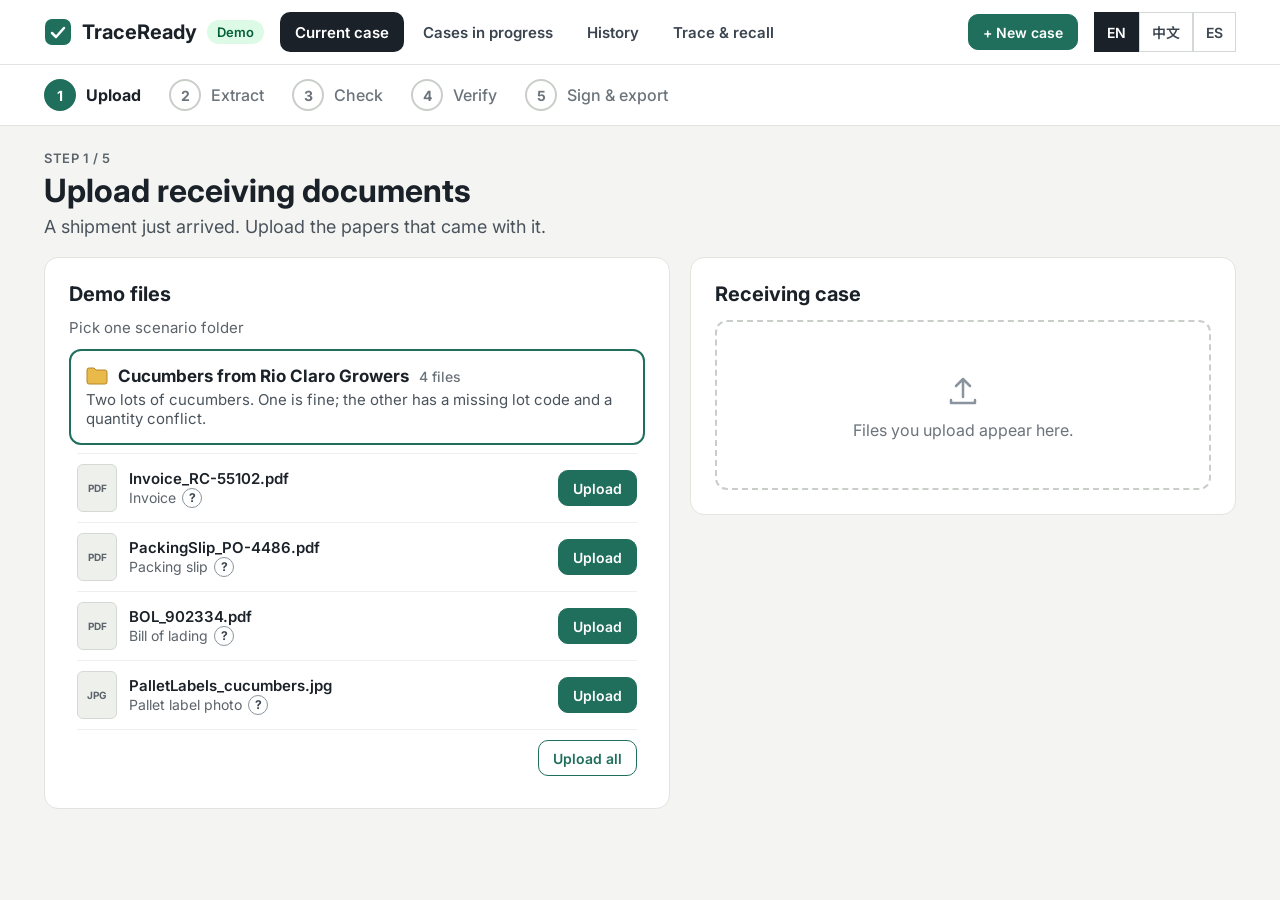
<file: evidence/tests/v14_before_revision.html>
<!DOCTYPE html>
<html lang="en">
<head>
<meta charset="utf-8">
<meta name="viewport" content="width=device-width, initial-scale=1">
<title>TraceReady Demo</title>
<link rel="preconnect" href="https://fonts.googleapis.com">
<link href="https://fonts.googleapis.com/css2?family=Inter:wght@400;500;600;700&family=Noto+Sans+TC:wght@400;500;700&display=swap" rel="stylesheet">
<style>
body{margin:0;background:#F4F5F2;color:#1B2128;font-family:Inter,'Noto Sans TC',system-ui,sans-serif}
a{color:#1F6F5C}a:hover{color:#164F42}
*{box-sizing:border-box}
button{font-family:inherit}
.btn{min-height:44px;padding:0 20px;border-radius:10px;border:1px solid #1F6F5C;background:#1F6F5C;color:#fff;font-size:16px;font-weight:600;cursor:pointer;display:inline-flex;align-items:center;gap:8px;text-decoration:none}
.btn:hover{background:#164F42}
.btn:disabled{background:#C9CEC9;border-color:#C9CEC9;color:#5B636B;cursor:not-allowed}
.btn.ghost{background:#fff;color:#1F6F5C}
.btn.ghost:hover{background:#EAF3EF}
.btn.ghost:disabled{background:#fff;color:#8A9299;border-color:#D5D9D5}
.btn.sm{min-height:36px;padding:0 14px;font-size:14px}
.qw{position:relative;display:inline-flex;vertical-align:middle;margin-left:6px}
.q{width:20px;height:20px;border-radius:50%;border:1px solid #8A949E;background:#fff;color:#3B4550;font-size:12px;font-weight:700;cursor:help;padding:0;line-height:18px;text-align:center}
.q:hover,.q:focus{background:#1B2128;color:#fff;border-color:#1B2128;outline:none}
.tip{display:none;position:absolute;left:50%;bottom:calc(100% + 8px);transform:translateX(-50%);width:260px;background:#1B2128;color:#fff;font-size:13px;font-weight:400;line-height:1.5;padding:10px 12px;border-radius:8px;z-index:60;text-align:left;white-space:normal;box-shadow:0 6px 20px rgba(0,0,0,.18)}
.qw.dn .tip{bottom:auto;top:calc(100% + 8px)}
.qw.rt .tip{left:auto;right:-8px;transform:none}
.qw:hover .tip,.q:focus + .tip{display:block}
.card{background:#fff;border:1px solid #E1E4DF;border-radius:14px;padding:24px}
.lbl{font-size:13px;font-weight:600;color:#5B636B;text-transform:uppercase;letter-spacing:.04em}
.step{display:flex;align-items:center;gap:10px;color:#6B737B;font-weight:500}
.step .n{width:32px;height:32px;border-radius:50%;border:2px solid #C9CEC9;display:flex;align-items:center;justify-content:center;font-weight:700;font-size:14px;background:#fff}
.step.cur{color:#1B2128;font-weight:700}
.step.cur .n{border-color:#1F6F5C;background:#1F6F5C;color:#fff}
.step.done{color:#1F6F5C}
.step.done .n{border-color:#1F6F5C;color:#1F6F5C;background:#EAF3EF}
.folder{width:100%;text-align:left;background:#fff;border:1px solid #D5D9D5;border-radius:12px;padding:16px;cursor:pointer;display:flex;flex-direction:column;gap:4px;font-size:16px;color:#1B2128}
.folder:hover{border-color:#1F6F5C}
.folder.open{border-color:#1F6F5C;border-width:2px;padding:15px}
.folder:disabled{cursor:not-allowed;background:#F4F5F2;color:#8A9299}
.frow{display:flex;align-items:center;gap:12px;padding:10px 0;border-top:1px solid #EEF0EC}
.ficon{width:40px;height:48px;border-radius:6px;background:#EEF0EC;border:1px solid #D5D9D5;display:flex;align-items:center;justify-content:center;font-size:10px;font-weight:700;color:#5B636B;flex:none}
.bar{height:8px;background:#EEF0EC;border-radius:4px;overflow:hidden}
.bar span{display:block;height:100%;background:#1F6F5C;border-radius:4px}
.val{width:100%;text-align:left;border:1px solid #E1E4DF;background:#fff;border-radius:8px;padding:10px 12px;font-size:16px;cursor:pointer;color:#1B2128;min-height:44px}
.val:hover{border-color:#1F6F5C}
.val.sel{border:2px solid #1F6F5C;padding:9px 11px;background:#EAF3EF}
.val.check{background:#FEF3C7;border-color:#E9B949;color:#7A3E06}
.val.nf{background:#FEE4E2;border-color:#F3A29B;color:#912018;font-style:italic}
.val.check.sel,.val.nf.sel{border-width:2px;border-color:#1B2128;padding:9px 11px}
.dot{display:inline-block;width:12px;height:12px;border-radius:3px;vertical-align:middle;margin-right:6px}
.doc{background:#FCFCFA;border:1px solid #D5D9D5;border-radius:6px;padding:24px;font-family:'Courier New',ui-monospace,monospace;font-size:14px;color:#2A2F35}
.mrow{display:flex;gap:12px;padding:4px 6px;border-radius:4px}
.mrow .ml{width:120px;color:#6B737B;flex:none}
.hl{background:#FFE58A;outline:2px solid #E9B949}
.drow{display:grid;gap:10px;padding:6px;border-bottom:1px dashed #D5D9D5;border-radius:4px}
.drow.head{font-weight:700;border-bottom:1px solid #9AA1A8}
.smudge{filter:blur(1.2px);color:#7A6F66}
.tab{min-height:36px;padding:0 12px;border-radius:8px;border:1px solid #D5D9D5;background:#fff;font-size:14px;cursor:pointer;color:#3B4550}
.tab.on{background:#1B2128;color:#fff;border-color:#1B2128}
.chip{display:inline-flex;align-items:center;gap:6px;padding:4px 10px;border-radius:999px;font-size:13px;font-weight:600}
.chip.miss{background:#FEE4E2;color:#912018}
.chip.conf{background:#FEF3C7;color:#7A3E06}
.chip.unr{background:#E8E5F7;color:#4A3A9A}
.chip.ok{background:#DCFAE6;color:#05603A}
.chip.meas{background:#DCFAE6;color:#05603A}
.chip.assu{background:#FEF3C7;color:#7A3E06}
.opt{min-height:48px;padding:8px 18px;border-radius:10px;border:1px solid #D5D9D5;background:#fff;font-size:16px;cursor:pointer;text-align:left;color:#1B2128}
.opt:hover{border-color:#1F6F5C}
.opt.on{border:2px solid #1F6F5C;background:#EAF3EF;padding:7px 17px}
.mail{background:#F8F9F6;border:1px solid #E1E4DF;border-radius:10px;padding:16px;font-size:15px;line-height:1.55;white-space:pre-line}
.big{font-size:40px;font-weight:700;letter-spacing:-.02em}
.lg{min-height:40px;padding:0 12px;border:1px solid #D5D9D5;background:#fff;font-size:14px;font-weight:600;cursor:pointer;color:#3B4550}
.lg.on{background:#1B2128;color:#fff;border-color:#1B2128}
.node{border:1px solid #D5D9D5;border-radius:12px;padding:14px 16px;background:#fff}
.arrow{font-size:28px;color:#8A949E;align-self:center}
.tl{list-style:none;margin:0;padding:0 0 0 24px;position:relative}
.tl:before{content:'';position:absolute;left:7px;top:8px;bottom:10px;width:2px;background:#C9CEC9}
.tl li{position:relative;padding:0 0 16px;font-size:15px;line-height:1.4}
.tl li:before{content:'';position:absolute;left:-22px;top:5px;width:10px;height:10px;border-radius:50%;background:#fff;border:2px solid #8A949E}
.tl .tl-t{display:block;font-size:12px;color:#6B737B;margin-bottom:2px}
.tl li.now{padding-bottom:0;color:#1F6F5C}
.tl li.now:before{background:#1F6F5C;border-color:#1F6F5C;box-shadow:0 0 0 4px #CDE7DD}
.tl li.ok:before{background:#1F6F5C;border-color:#1F6F5C}
details summary{list-style:revert}
.xsheet .drow.head span{white-space:nowrap;overflow:hidden;text-overflow:ellipsis}

.wrap{max-width:1240px;margin:0 auto;width:100%}
.nav{min-height:40px;padding:0 14px;border-radius:10px;border:1px solid transparent;background:transparent;font-size:15px;font-weight:600;color:#3B4550;cursor:pointer;display:inline-flex;align-items:center;gap:8px}
.nav:hover{background:#F4F5F2}
.nav.on{background:#1B2128;color:#fff}
.badge{min-width:22px;height:22px;border-radius:11px;background:#D92D20;color:#fff;font-size:12px;font-weight:700;display:inline-flex;align-items:center;justify-content:center;padding:0 6px}
.chip.upd{background:#D1E9FF;color:#175CD3}
.chip.pend{background:#FEF3C7;color:#7A3E06}
.pulse{width:8px;height:8px;border-radius:50%;background:#175CD3;display:inline-block}
.crow{display:grid;gap:12px;align-items:center;padding:14px 20px;border-top:1px solid #EEF0EC;font-size:15px}
.crow.head{border-top:0;background:#F8F9F6;font-size:13px;font-weight:600;color:#5B636B;text-transform:uppercase;letter-spacing:.03em}
.crow.upd{background:#F0F7FF}
.crow.done{color:#6B737B}
.crow.sel{background:#EAF3EF}
.demo{display:flex;gap:10px;flex-wrap:wrap;align-items:center;border:1px dashed #9AA1A8;border-radius:12px;padding:14px 16px;background:#FAFAF8}
.inp{width:100%;min-height:44px;border:1px solid #C9CEC9;border-radius:10px;padding:0 12px;font-size:16px;font-family:inherit;background:#fff;color:#1B2128}
.inp:focus{outline:2px solid #1F6F5C;outline-offset:1px}
</style>
</head>
<body>
<div id="app"></div>
<script>

var LANGS = ['en', 'zh', 'es'];
var T = {
  demo: ['Demo', '示範', 'Demo'],
  language: ['Language', '語言', 'Idioma'],
  restart: ['Restart', '重新開始', 'Reiniciar'],
  st1: ['Upload', '上傳文件', 'Subir'],
  st2: ['Extract', '擷取資料', 'Extraer'],
  st3: ['Check', '找出問題', 'Revisar'],
  st4: ['Verify', '人工確認', 'Verificar'],
  st5: ['Export', '匯出與成效', 'Exportar'],
  stepOf: ['Step', '步驟', 'Paso'],
  h1: ['Upload receiving documents', '上傳收貨文件', 'Subir documentos de recepción'],
  sub1: ['A shipment just arrived. Upload the papers that came with it.', '一車貨剛到倉庫，把隨貨來的單據傳上來。', 'Acaba de llegar un envío. Sube los documentos que vinieron con él.'],
  h2: ['Extract and organize', '自動擷取、整理成表', 'Extraer y organizar'],
  sub2: ['TraceReady fills in the record. Click any value to see where it came from.', 'TraceReady 自動填好紀錄。點任一個值，就能看到它出自哪份文件。', 'TraceReady completa el registro. Haz clic en un valor para ver de dónde salió.'],
  h3: ['Find missing or conflicting data', '找出缺漏或矛盾的資料', 'Detectar datos faltantes o contradictorios'],
  sub3: ['Rules check the record. TraceReady flags problems but never guesses an answer.', '規則自動檢查紀錄。系統只標出問題，絕不自己猜答案。', 'Las reglas revisan el registro. TraceReady marca problemas, pero nunca adivina.'],
  h4: ['Verify and approve', '人工確認與簽核', 'Verificar y aprobar'],
  sub4: ['A person decides. Every change is saved with who, when and why.', '由人做決定。每次修改都記下誰、何時、為什麼。', 'Una persona decide. Cada cambio guarda quién, cuándo y por qué.'],
  h5: ['Export and show the value', '匯出與成效', 'Exportar y mostrar el valor'],
  sub5: ['Download the reviewed record and see what this run measured.', '下載已審核的紀錄，看看這次實際量到的成效。', 'Descarga el registro revisado y mira lo que se midió.'],
  demoFiles: ['Demo files', '示範文件', 'Archivos de demostración'],
  pickFolder: ['Pick one scenario folder', '選一個劇本資料夾', 'Elige una carpeta de escenario'],
  s1t: ['S1 · Clean receipt', 'S1 · 一筆乾淨的收貨', 'S1 · Recepción sin problemas'],
  s1d: ['Cucumbers and peppers. Everything matches.', '小黃瓜與甜椒，所有資料都對得上。', 'Pepinos y pimientos. Todo coincide.'],
  s2t: ['S2 · Missing lot code', 'S2 · 缺少批號', 'S2 · Falta código de lote'],
  s2d: ['Tomatoes and cilantro. A lot code is missing and a quantity conflicts.', '番茄與香菜：缺一個批號，還有一個數量對不上。', 'Tomates y cilantro. Falta un código de lote y una cantidad no coincide.'],
  s3t: ['S3 · FDA request', 'S3 · FDA 調閱紀錄', 'S3 · Solicitud de la FDA'],
  s3d: ['Romaine. The FDA asks for the records of one lot.', '蘿蔓萵苣：FDA 要求調閱某一批的紀錄。', 'Lechuga romana. La FDA pide los registros de un lote.'],
  upload: ['Upload', '上傳', 'Subir'],
  uploading: ['Uploading…', '上傳中…', 'Subiendo…'],
  uploaded: ['Uploaded', '已上傳', 'Subido'],
  uploadAll: ['Upload all', '全部上傳', 'Subir todo'],
  locked: ['Restart to switch scenario', '要換劇本請按「重新開始」', 'Reinicia para cambiar de escenario'],
  caseTitle: ['Receiving case', '收貨案件', 'Caso de recepción'],
  dropEmpty: ['Files you upload appear here.', '上傳的文件會出現在這裡。', 'Los archivos que subas aparecerán aquí.'],
  groupTitle: ['These files belong to one receiving case', '這些文件屬於同一筆收貨', 'Estos archivos pertenecen a un mismo caso de recepción'],
  matchedBy: ['Matched by', '比對依據', 'Coinciden por'],
  confirmGroup: ['Confirm and continue', '確認並繼續', 'Confirmar y continuar'],
  k_inv: ['Invoice', '發票', 'Factura'],
  k_pk: ['Packing slip', '裝箱單', 'Lista de empaque'],
  k_bol: ['Bill of lading', '提單', 'Conocimiento de embarque'],
  k_lbl: ['Pallet label photo', '棧板標籤照片', 'Foto de etiqueta de tarima'],
  k_csv: ['Outbound deliveries', '出貨紀錄', 'Entregas salientes'],
  record: ['Extracted record', '擷取出的紀錄', 'Registro extraído'],
  evidence: ['Source document', '原始文件', 'Documento de origen'],
  supplier: ['Supplier', '供應商', 'Proveedor'],
  poL: ['PO number', '採購單號', 'Orden de compra'],
  shipL: ['Ship date', '出貨日', 'Fecha de envío'],
  recvL: ['Received date', '收貨日', 'Fecha de recepción'],
  sourceL: ['Lot code source', '批號來源', 'Origen del código de lote'],
  productL: ['Product', '品項', 'Producto'],
  lotL: ['Lot code', '批號', 'Código de lote'],
  qtyL: ['Quantity', '數量', 'Cantidad'],
  unitL: ['Unit', '單位', 'Unidad'],
  lines: ['Products', '品項明細', 'Productos'],
  legOk: ['Found', '已找到', 'Encontrado'],
  legCheck: ['Needs review', '需要確認', 'Requiere revisión'],
  legNf: ['Not found', '找不到', 'No encontrado'],
  highlighted: ['Highlighted: where this value was read', '黃色標示：這個值被讀取的位置', 'Resaltado: donde se leyó este valor'],
  next2: ['Check for problems', '檢查問題', 'Buscar problemas'],
  missing: ['Missing', '缺漏', 'Faltante'],
  conflicting: ['Conflicting', '矛盾', 'Contradictorio'],
  unreadable: ['Unreadable', '無法辨識', 'Ilegible'],
  noProblems: ['No problems found', '沒有發現問題', 'No se encontraron problemas'],
  noProbSub: ['Every required field was found and all documents agree.', '所有必要欄位都找到了，各文件內容一致。', 'Se encontraron todos los campos y los documentos coinciden.'],
  p1t: ['Roma tomatoes: quantity does not match', '羅馬番茄：數量對不上', 'Tomates roma: la cantidad no coincide'],
  p1n: ['TraceReady shows both values and does not pick one.', '系統同時列出兩個數字，不替你選。', 'TraceReady muestra ambos valores y no elige.'],
  p2t: ['Cilantro: lot code not found', '香菜：找不到批號', 'Cilantro: no se encontró el código de lote'],
  p2d: ['Not on the invoice or packing slip, and the label photo is too smudged to read.', '發票和裝箱單上都沒有，標籤照片也模糊到無法辨識。', 'No está en la factura ni en la lista de empaque, y la foto de la etiqueta está demasiado borrosa.'],
  next3a: ['Review problems', '開始處理', 'Revisar problemas'],
  next3b: ['Go to approval', '前往簽核', 'Ir a aprobación'],
  whichQty: ['Which quantity was actually received?', '實際收到的是哪個數量？', '¿Qué cantidad se recibió realmente?'],
  reasonL: ['Reason', '原因', 'Motivo'],
  rDock: ['Dock count', '碼頭清點', 'Conteo en muelle'],
  rSup: ['Supplier confirmed', '供應商確認', 'Confirmado por el proveedor'],
  rOther: ['Other', '其他', 'Otro'],
  save: ['Save decision', '儲存決定', 'Guardar decisión'],
  resolved: ['Resolved', '已解決', 'Resuelto'],
  draftReq: ['Draft supplier request', '產生補件信', 'Redactar solicitud al proveedor'],
  sendReq: ['Send request', '寄出', 'Enviar solicitud'],
  emailTo: ['To', '收件人', 'Para'],
  emailSubj: ['Subject', '主旨', 'Asunto'],
  emailSubjV: ['Lot code needed: cilantro, PO-4486', '請提供批號：香菜，PO-4486', 'Se necesita código de lote: cilantro, PO-4486'],
  emailBody: ['Hello Rio Claro team,\nOur receipt for PO-4486 on 2026-11-10 includes 12 CS of cilantro without a readable lot code. Please reply with the lot code and a photo of the case label.\nThank you,\nGreen Valley Produce', '您好 Rio Claro 團隊：\n我們在 2026-11-10 收到的 PO-4486 中，有 12 箱香菜沒有可辨識的批號。請回覆批號，並附上箱子標籤的照片。\n謝謝，\nGreen Valley Produce', 'Hola equipo de Rio Claro:\nNuestra recepción de la PO-4486 del 2026-11-10 incluye 12 CS de cilantro sin un código de lote legible. Por favor respondan con el código de lote y una foto de la etiqueta.\nGracias,\nGreen Valley Produce'],
  waiting: ['Waiting for supplier. This item stays unresolved until a lot code is verified.', '等待供應商回覆。在確認批號之前，這一項維持「未解決」。', 'Esperando al proveedor. Queda sin resolver hasta verificar el código de lote.'],
  simReply: ['Simulate supplier reply', '模擬供應商回信', 'Simular respuesta del proveedor'],
  replyFrom: ['Reply from Rio Claro Growers', 'Rio Claro Growers 回信', 'Respuesta de Rio Claro Growers'],
  replyBody: ['The cilantro lot code is RC-CIL-1109-02. Label photo attached.', '香菜的批號是 RC-CIL-1109-02，附上標籤照片。', 'El código de lote del cilantro es RC-CIL-1109-02. Adjuntamos foto de la etiqueta.'],
  applyLot: ['Verify and apply lot code', '確認並套用批號', 'Verificar y aplicar código de lote'],
  nothingFix: ['Nothing to fix', '沒有需要處理的項目', 'Nada que corregir'],
  qaTitle: ['QA approval', '品管簽核', 'Aprobación de calidad'],
  qaReviewer: ['Reviewer: Maria Lopez, QA supervisor', '簽核人：Maria Lopez（品管主管）', 'Revisora: Maria Lopez, supervisora de calidad'],
  qaLeft: ['Resolve all problems first', '請先解決所有問題', 'Primero resuelve todos los problemas'],
  approve: ['Approve record', '核准紀錄', 'Aprobar registro'],
  approvedBy: ['Approved by Maria Lopez', '已由 Maria Lopez 核准', 'Aprobado por Maria Lopez'],
  audit: ['Audit trail', '稽核軌跡', 'Historial de auditoría'],
  next4: ['Continue to export', '前往匯出', 'Continuar a exportar'],
  fileTitle: ['Reviewed traceability file', '已審核的追溯檔案', 'Archivo de trazabilidad revisado'],
  fileSub: ['Includes traceability fields, review status and audit history.', '包含追溯欄位、審核狀態與稽核紀錄。', 'Incluye campos de trazabilidad, estado de revisión e historial.'],
  download: ['Download CSV', '下載 CSV', 'Descargar CSV'],
  valueTitle: ['What this run showed', '這次示範量到的成效', 'Lo que mostró esta prueba'],
  mTime: ['Time from upload to approval', '從上傳到核准的時間', 'Tiempo desde la subida hasta la aprobación'],
  mCaught: ['Planted problems caught', '抓到的預埋問題', 'Problemas sembrados detectados'],
  mBase: ['Manual time for the same case', '人工處理同一筆的時間', 'Tiempo manual para el mismo caso'],
  mBaseV: ['Not measured yet', '尚未測量', 'Aún no medido'],
  noneP: ['0 planted · 0 false alarms', '未預埋問題 · 0 次誤報', '0 sembrados · 0 falsas alarmas'],
  measured: ['Measured in this demo', '本次示範實測', 'Medido en esta demo'],
  assumption: ['Assumption: validate with customers', '假設：需向客戶驗證', 'Supuesto: validar con clientes'],
  fdaTitle: ['FDA records request', 'FDA 調閱紀錄', 'Solicitud de registros de la FDA'],
  fdaAsk: ['The FDA asks for all records of romaine lot SR-ROM-1104-A12 within 24 hours.', 'FDA 要求在 24 小時內提供蘿蔓批號 SR-ROM-1104-A12 的所有紀錄。', 'La FDA pide todos los registros del lote de romana SR-ROM-1104-A12 en 24 horas.'],
  findLot: ['Trace this lot', '追溯這一批', 'Rastrear este lote'],
  cameFrom: ['Came from', '來自', 'Vino de'],
  ourWh: ['Our warehouse', '我們的倉庫', 'Nuestro almacén'],
  wentTo: ['Went to', '送往', 'Se envió a'],
  exportFda: ['Export for FDA', '匯出給 FDA', 'Exportar para la FDA'],
  preparedIn: ['Prepared in', '準備時間', 'Preparado en'],
  fdaFile: ['Sortable spreadsheet', '可排序試算表', 'Hoja de cálculo ordenable'],
  tryS3: ['Want to see an FDA request? Restart and pick S3.', '想看 FDA 調閱紀錄？按「重新開始」選 S3。', '¿Quieres ver una solicitud de la FDA? Reinicia y elige S3.'],
  again: ['Run another scenario', '換一個劇本', 'Probar otro escenario'],
  evRecv: ['Receiving', '收貨', 'Recepción'],
  evShip: ['Shipping', '出貨', 'Envío'],
  colEvent: ['Event', '事件', 'Evento'],
  colDate: ['Date', '日期', 'Fecha'],
  colFromTo: ['From → to', '來源 → 去向', 'Origen → destino'],
  colRef: ['Reference', '參考文件', 'Referencia'],
  colStatus: ['Status', '狀態', 'Estado'],
  reviewed: ['Reviewed', '已審核', 'Revisado'],
  who_you: ['You (office)', '你（辦公室）', 'Tú (oficina)'],
  who_sys: ['TraceReady', 'TraceReady', 'TraceReady'],
  who_qa: ['Maria Lopez (QA)', 'Maria Lopez（品管）', 'Maria Lopez (calidad)'],
  who_sup: ['Rio Claro Growers', 'Rio Claro Growers', 'Rio Claro Growers'],
  a_group: ['Confirmed the files as one receiving case', '確認這些文件屬於同一筆收貨', 'Confirmó los archivos como un caso de recepción'],
  a_extract: ['Extracted the record from the documents', '從文件擷取出紀錄', 'Extrajo el registro de los documentos'],
  a_flag: ['Checked the record. Problems flagged: ', '檢查紀錄，標出問題數：', 'Revisó el registro. Problemas marcados: '],
  a_qty: ['Set Roma tomato quantity to ', '將羅馬番茄數量設為 ', 'Fijó la cantidad de tomate roma en '],
  a_send: ['Sent lot code request to supplier', '寄出補件信給供應商', 'Envió solicitud de código de lote al proveedor'],
  a_reply: ['Replied with cilantro lot code', '回覆香菜批號', 'Respondió con el código de lote del cilantro'],
  a_lot: ['Verified and applied cilantro lot RC-CIL-1109-02', '確認並套用香菜批號 RC-CIL-1109-02', 'Verificó y aplicó el lote de cilantro RC-CIL-1109-02'],
  a_approve: ['Approved the record', '核准紀錄', 'Aprobó el registro'],
  qtySum: ['Saved: 48 CS · reason: ', '已儲存：48 箱 · 原因：', 'Guardado: 48 CS · motivo: '],
  qtySum50: ['Saved: 50 CS · reason: ', '已儲存：50 箱 · 原因：', 'Guardado: 50 CS · motivo: '],
  lotSum: ['Lot code added: RC-CIL-1109-02 (verified from supplier reply)', '已加入批號：RC-CIL-1109-02（依供應商回信確認）', 'Lote agregado: RC-CIL-1109-02 (verificado con la respuesta del proveedor)']
};
var TIP = {
  demoData: ['All companies, lots and numbers in this demo are fictitious.', '這個示範裡所有公司、批號和數字都是虛構的。', 'Todas las empresas, lotes y cifras de esta demo son ficticias.'],
  lang: ['Switch the demo language.', '切換示範的語言。', 'Cambia el idioma de la demo.'],
  restart: ['Clear everything and start over from step 1.', '清除所有進度，從第 1 步重新開始。', 'Borra todo y vuelve al paso 1.'],
  steps: ['The five steps of one receiving case. The dark circle is where you are now.', '一筆收貨的五個步驟，深色圓圈是目前所在的步驟。', 'Los cinco pasos de un caso de recepción. El círculo oscuro es el paso actual.'],
  demoFiles: ['Sample documents a small produce distributor receives with a delivery.', '小型蔬果經銷商收貨時會拿到的範例文件。', 'Documentos de ejemplo que recibe un pequeño distribuidor con una entrega.'],
  scenario: ['A scenario is one prepared story with its own set of files.', '劇本＝一個預先準備好的情境，各有自己的一組文件。', 'Un escenario es una historia preparada con sus propios archivos.'],
  upload: ['Simulates sending this file to TraceReady.', '模擬把這份文件傳給 TraceReady。', 'Simula enviar este archivo a TraceReady.'],
  uploadAll: ['Uploads every file in this folder at once.', '一次上傳此資料夾裡的所有文件。', 'Sube todos los archivos de esta carpeta a la vez.'],
  case: ['All documents for one delivery from one supplier, handled together as one unit.', '同一供應商、同一次送貨的所有文件，當成一個案件一起處理。', 'Todos los documentos de una entrega de un proveedor, tratados como una unidad.'],
  matched: ['Numbers printed on every document that show they belong together.', '每份文件上都印有的編號，用來判斷它們屬於同一批。', 'Números impresos en cada documento que muestran que van juntos.'],
  confirm: ['A person confirms the grouping. TraceReady only suggests it.', '由人確認分組，系統只負責建議。', 'Una persona confirma la agrupación. TraceReady solo la sugiere.'],
  k_inv: ['The supplier’s bill: products, quantities, prices, and sometimes lot codes.', '供應商的請款單：品項、數量、價格，有時也有批號。', 'La factura del proveedor: productos, cantidades, precios y a veces códigos de lote.'],
  k_pk: ['A list of what was packed in the shipment and how many of each.', '這批貨實際裝了哪些東西、各幾箱的清單。', 'Lista de lo que se empacó en el envío y cuántas unidades de cada uno.'],
  k_bol: ['Bill of lading: the carrier’s shipping document, with ship date and the signed receipt.', '提單：運輸公司的運送單據，有出貨日期和收貨簽名。', 'Conocimiento de embarque: documento del transportista con fecha de envío y recibo firmado.'],
  k_lbl: ['A photo of the label on the pallet or case. It usually shows the lot code and the packer.', '棧板或箱子上標籤的照片，通常印有批號和包裝廠。', 'Foto de la etiqueta de la tarima o caja. Suele mostrar el lote y el empacador.'],
  k_csv: ['Our own record of which customers we later sent this product to.', '我們自己的出貨紀錄：這批貨後來送給了哪些客戶。', 'Nuestro registro de a qué clientes enviamos después este producto.'],
  record: ['One organized record built from the documents, with one row per product.', '從文件整理出來的紀錄，每個品項一列。', 'Un registro ordenado a partir de los documentos, una fila por producto.'],
  ok: ['Read clearly and matches the other documents.', '讀得清楚，且與其他文件一致。', 'Se leyó bien y coincide con los otros documentos.'],
  check: ['Documents disagree or the reading is uncertain. A person must decide.', '文件之間不一致或讀取不確定，需要由人判斷。', 'Los documentos no coinciden o la lectura es dudosa. Debe decidir una persona.'],
  nf: ['Not on any document. TraceReady leaves it blank instead of guessing.', '所有文件上都沒有。系統留空，不會亂猜。', 'No está en ningún documento. TraceReady lo deja vacío en vez de adivinar.'],
  supplier: ['The business that sent us this shipment.', '寄這批貨給我們的公司。', 'La empresa que nos envió este cargamento.'],
  po: ['Purchase order: the number we used when we ordered from the supplier.', '採購單號：我們向供應商下單時的編號。', 'Orden de compra: el número que usamos al pedir al proveedor.'],
  ship: ['The date the supplier shipped the food.', '供應商出貨的日期。', 'La fecha en que el proveedor envió el alimento.'],
  recv: ['The date the food arrived at our warehouse.', '貨到我們倉庫的日期。', 'La fecha en que el alimento llegó a nuestro almacén.'],
  source: ['Where the lot code was assigned, usually the packer. The FDA requires this.', '批號是在哪裡被編上的，通常是包裝廠。FDA 規定要記錄。', 'Dónde se asignó el código de lote, normalmente el empacador. La FDA lo exige.'],
  product: ['What the food is, as written on the documents.', '文件上寫的食品名稱。', 'Qué alimento es, según los documentos.'],
  lot: ['Traceability lot code (TLC): the ID of one batch of food, used to trace it. The FDA requires it.', '追溯批號（TLC）：某一批食品的編號，用來追蹤它。FDA 規定必須記錄。', 'Código de lote de trazabilidad (TLC): identifica un lote para rastrearlo. La FDA lo exige.'],
  qty: ['How much was received.', '收到多少。', 'Cuánto se recibió.'],
  unit: ['CS = case (one box).', 'CS＝箱。', 'CS = caja.'],
  evidence: ['The original document. The highlighted spot is where the value was read.', '原始文件，黃色標示的位置就是讀取該值的地方。', 'El documento original. Lo resaltado es donde se leyó el valor.'],
  next: ['Go to the next step.', '前往下一步。', 'Ir al siguiente paso.'],
  missing: ['A required item that is not on any document.', '必要資料在所有文件上都找不到。', 'Un dato obligatorio que no aparece en ningún documento.'],
  conflicting: ['Two documents give different values for the same thing.', '兩份文件對同一件事寫了不同的值。', 'Dos documentos dan valores distintos para lo mismo.'],
  unreadable: ['Text that is on the document but cannot be read reliably.', '文件上有字，但無法可靠辨識。', 'Texto que está en el documento pero no se puede leer con fiabilidad.'],
  reason: ['Why you chose this value. It is saved in the audit trail.', '你選這個值的理由，會存進稽核軌跡。', 'Por qué elegiste este valor. Se guarda en el historial.'],
  save: ['Saves your decision and marks this problem resolved.', '儲存你的決定，並把這個問題標為已解決。', 'Guarda tu decisión y marca el problema como resuelto.'],
  draft: ['Writes an email asking the supplier for the missing lot code.', '自動寫好一封信，請供應商提供缺少的批號。', 'Redacta un correo pidiendo al proveedor el código de lote faltante.'],
  send: ['Sends the email (simulated) and tracks the request.', '寄出信件（模擬），並追蹤回覆狀態。', 'Envía el correo (simulado) y sigue la solicitud.'],
  sim: ['Demo only: pretends the supplier has answered.', '僅供示範：假裝供應商已經回信。', 'Solo demo: simula que el proveedor respondió.'],
  apply: ['A person checks the reply first, then the lot code is added to the record.', '由人先檢查回信內容，批號才會寫進紀錄。', 'Una persona revisa la respuesta y luego se agrega el lote al registro.'],
  qa: ['Quality assurance: the food-safety lead who signs off the record.', '品管（QA）：負責食品安全、最後簽核紀錄的人。', 'Aseguramiento de calidad: el responsable de inocuidad que aprueba el registro.'],
  approve: ['Locks the record as reviewed. Any later change needs a new approval.', '把紀錄鎖定為已審核；之後再修改需要重新簽核。', 'Bloquea el registro como revisado. Cambios posteriores requieren nueva aprobación.'],
  audit: ['A log of who did what, and when. Nothing changes silently.', '記錄誰在何時做了什麼，任何修改都看得到。', 'Registro de quién hizo qué y cuándo. Nada cambia en silencio.'],
  file: ['A spreadsheet of the reviewed record that you can keep or send.', '已審核紀錄的試算表，可以保存或寄出。', 'Una hoja de cálculo del registro revisado para guardar o enviar.'],
  download: ['Saves the file as CSV, which opens in Excel.', '存成 CSV 檔，可以用 Excel 開啟。', 'Guarda el archivo como CSV, que se abre en Excel.'],
  measured: ['A number timed or counted during this demo session.', '在這次示範中實際計時或計數的數字。', 'Un número medido o contado durante esta sesión.'],
  assumption: ['Not measured yet. It must be checked with real customers before we claim it.', '尚未實測，必須先向真實客戶驗證才能對外宣稱。', 'Aún no medido. Debe validarse con clientes reales antes de afirmarlo.'],
  time: ['Clock time from the first upload to QA approval in this session.', '這次從第一次上傳到品管核准所花的時間。', 'Tiempo desde la primera subida hasta la aprobación de calidad en esta sesión.'],
  caught: ['How many of the problems planted in the demo data were flagged.', '示範資料中預先埋入的問題，被抓出了幾個。', 'Cuántos de los problemas sembrados en los datos se detectaron.'],
  base: ['How long the same work takes by hand today. We will measure it in pilots.', '目前用人工做同樣的事要多久，會在試行時測量。', 'Cuánto tarda hoy el mismo trabajo a mano. Se medirá en pilotos.'],
  fda: ['Under the FDA Food Traceability Rule, records must be provided within 24 hours of an FDA request.', '依 FDA 食品追溯規則，FDA 要求時必須在 24 小時內提供紀錄。', 'Según la regla de trazabilidad de la FDA, los registros deben entregarse en 24 horas tras la solicitud.'],
  trace: ['Shows one step back (who sent it to us) and one step forward (who we sent it to).', '往前追一步（誰給我們的），往後追一步（我們給了誰）。', 'Muestra un paso atrás (quién nos lo envió) y uno adelante (a quién lo enviamos).'],
  exportFda: ['Builds the FDA spreadsheet for this lot.', '產生這個批號要交給 FDA 的試算表。', 'Genera la hoja para la FDA de este lote.'],
  sortable: ['An electronic spreadsheet the FDA can sort and filter, one row per event.', 'FDA 可以排序、篩選的電子試算表，每個事件一列。', 'Una hoja electrónica que la FDA puede ordenar y filtrar, una fila por evento.'],
  again: ['Start over and pick a different scenario.', '重新開始，選另一個劇本。', 'Empieza de nuevo y elige otro escenario.']
};
var OUR = 'Green Valley Produce, 1200 Harbor Rd, Oakland, CA';
var SC = {
  s1: { supplier: 'Valle Fresco Farms', addr: 'Watsonville, CA', po: 'PO-4471', bol: 'BOL-778120', inv: 'VF-20931', ship: '2026-11-07', recv: '2026-11-08', signer: 'J. Ortiz', packer: 'Valle Fresco Farms packhouse, Watsonville, CA',
    lines: [
      { p: 'English cucumbers', lot: 'VF-CU-1107-03', qi: 40, qp: 40, unit: 'CS', gtin: '10850011200014', pack: '2026-11-07' },
      { p: 'Red bell peppers', lot: 'VF-BP-1107-11', qi: 30, qp: 30, unit: 'CS', gtin: '10850011200021', pack: '2026-11-07' }
    ],
    files: [
      { id: 's1a', name: 'Invoice_VF-20931.pdf', kind: 'inv', ext: 'PDF' },
      { id: 's1b', name: 'PackingSlip_PO-4471.pdf', kind: 'pk', ext: 'PDF' },
      { id: 's1c', name: 'BOL_778120.pdf', kind: 'bol', ext: 'PDF' },
      { id: 's1d', name: 'PalletLabels_photo.jpg', kind: 'lbl', ext: 'JPG' }
    ] },
  s2: { supplier: 'Rio Claro Growers', addr: 'Nogales, AZ', po: 'PO-4486', bol: 'BOL-902334', inv: 'RC-55102', ship: '2026-11-09', recv: '2026-11-10', signer: 'J. Ortiz', packer: 'Rio Claro Growers packhouse, Nogales, AZ',
    lines: [
      { p: 'Roma tomatoes', lot: 'RC-TOM-1109-07', qi: 50, qp: 48, unit: 'CS', gtin: '10850022300018', pack: '2026-11-09', conflict: true },
      { p: 'Cilantro', lot: '', qi: 12, qp: 12, unit: 'CS', gtin: '10850022300025', pack: '2026-11-09', missingLot: true }
    ],
    files: [
      { id: 's2a', name: 'Invoice_RC-55102.pdf', kind: 'inv', ext: 'PDF' },
      { id: 's2b', name: 'PackingSlip_PO-4486.pdf', kind: 'pk', ext: 'PDF' },
      { id: 's2c', name: 'BOL_902334.pdf', kind: 'bol', ext: 'PDF' },
      { id: 's2d', name: 'PalletLabel_cilantro.jpg', kind: 'lbl', ext: 'JPG' }
    ] },
  s3: { supplier: 'Sunridge Farms', addr: 'Salinas, CA', po: 'PO-4492', bol: 'BOL-445019', inv: 'SR-118870', ship: '2026-11-04', recv: '2026-11-05', signer: 'K. Chen', packer: 'Sunridge Farms packhouse, Salinas, CA',
    lines: [
      { p: 'Romaine hearts 3ct', lot: 'SR-ROM-1104-A12', qi: 60, qp: 60, unit: 'CS', gtin: '10850033400015', pack: '2026-11-04' }
    ],
    out: [
      { d: '2026-11-06', c: 'Bayview Bistro', inv: 'GVP-30411', q: 20 },
      { d: '2026-11-06', c: 'Lotus Kitchen', inv: 'GVP-30415', q: 25 },
      { d: '2026-11-07', c: 'Harbor Deli', inv: 'GVP-30422', q: 15 }
    ],
    files: [
      { id: 's3a', name: 'Invoice_SR-118870.pdf', kind: 'inv', ext: 'PDF' },
      { id: 's3b', name: 'PackingSlip_PO-4492.pdf', kind: 'pk', ext: 'PDF' },
      { id: 's3c', name: 'BOL_445019.pdf', kind: 'bol', ext: 'PDF' },
      { id: 's3d', name: 'PalletLabel_romaine.jpg', kind: 'lbl', ext: 'JPG' },
      { id: 's3e', name: 'Outbound_deliveries_Nov.csv', kind: 'csv', ext: 'CSV' }
    ] }
};

function freshState(lang) {
  return { lang: lang || 'en', step: 1, scen: null, open: 's1', up: {}, tStart: 0, tApproved: 0,
    docId: 'inv', hk: 'supplier', sel: 'supplier',
    qtyChoice: 0, qtyReason: '', qtySaved: false, lotStage: 'open', approved: false,
    audit: [], fdaStage: 'idle', fdaStart: 0, fdaMs: 0 };
}
function pad(n) { return n < 10 ? '0' + n : String(n); }
function clock(ms) { var d = new Date(ms); return pad(d.getHours()) + ':' + pad(d.getMinutes()) + ':' + pad(d.getSeconds()); }
function dur(ms) { var s = Math.max(0, Math.round(ms / 1000)); return Math.floor(s / 60) + ':' + pad(s % 60); }
function csvCell(v) { v = String(v); return /[",\n]/.test(v) ? '"' + v.replace(/"/g, '""') + '"' : v; }
function toCsv(rows) { return rows.map(function (r) { return r.map(csvCell).join(','); }).join('\n'); }

function buildDocs(sc) {
  var docs = {};
  docs.inv = { title: 'INVOICE', no: '# ' + sc.inv, cols: 'grid-template-columns: 2fr 1.6fr .6fr .6fr',
    meta: [{ l: 'From', v: sc.supplier + ', ' + sc.addr, hk: 'supplier' }, { l: 'Bill to', v: OUR }, { l: 'PO', v: sc.po, hk: 'po' }, { l: 'Invoice date', v: sc.ship }],
    head: ['Item', 'Lot', 'Qty', 'Unit'],
    rows: sc.lines.map(function (ln, i) { return { c: [ln.p, ln.lot && !ln.missingLot ? ln.lot : '—', String(ln.qi), ln.unit], hk: 'line' + i }; }),
    foot: 'Terms: Net 21' };
  docs.pk = { title: 'PACKING SLIP', no: sc.po, cols: 'grid-template-columns: 2.4fr .8fr .8fr',
    meta: [{ l: 'Ship from', v: sc.supplier }, { l: 'Ship to', v: 'Green Valley Produce – Oakland warehouse' }],
    head: ['Item', 'Qty', 'Unit'],
    rows: sc.lines.map(function (ln, i) { return { c: [ln.p, String(ln.qp), ln.unit], hk: 'qty' + i }; }),
    foot: 'Packed and checked by shipping dept.' };
  docs.bol = { title: 'BILL OF LADING', no: sc.bol, cols: 'grid-template-columns: 2.4fr .8fr .8fr',
    meta: [{ l: 'Shipper', v: sc.supplier + ', ' + sc.addr }, { l: 'Consignee', v: OUR }, { l: 'Carrier', v: 'Coastline Reefer Lines' }, { l: 'Ship date', v: sc.ship, hk: 'ship' }, { l: 'Received', v: sc.recv + ' · signed ' + sc.signer, hk: 'recv' }],
    head: ['Description', 'Pieces', 'Unit'],
    rows: sc.lines.map(function (ln) { return { c: [ln.p, String(ln.qp), ln.unit], hk: '' }; }),
    foot: 'Reefer set point: 34 °F' };
  docs.lbl = { title: 'PALLET LABEL (PHOTO)', no: '', cols: 'grid-template-columns: 1.5fr 1.6fr 1.6fr 1fr',
    meta: [{ l: 'Packed by', v: sc.packer, hk: 'source' }],
    head: ['Product', 'GTIN', 'Lot', 'Pack date'],
    rows: sc.lines.map(function (ln, i) { return { c: [ln.p, ln.gtin, ln.missingLot ? 'RC-C?L-11?9-0?' : ln.lot, ln.pack], hk: 'lot' + i, smudge: !!ln.missingLot }; }),
    foot: 'Photo taken at receiving dock' };
  if (sc.out) {
    docs.csv = { title: 'Outbound_deliveries_Nov.csv', no: '', cols: 'grid-template-columns: 1.1fr 1.3fr 1fr 1.3fr 1.6fr .5fr',
      meta: [{ l: 'Exported from', v: 'Green Valley warehouse system' }],
      head: ['Date', 'Customer', 'Invoice', 'Product', 'Lot', 'Qty'],
      rows: sc.out.map(function (o) { return { c: [o.d, o.c, o.inv, 'Romaine hearts 3ct', 'SR-ROM-1104-A12', String(o.q)], hk: '' }; }),
      foot: '' };
  }
  return docs;
}


// ---------- extra data & strings ----------
SC.s1.email = 'orders@vallefresco.example';
SC.s2.email = 'orders@rioclaro-growers.example';
SC.s3.email = 'orders@sunridge.example';
SC.s2.lines[1].realLot = 'RC-CIL-1109-02';
SC.x1 = { supplier: 'Mesa Azul Farms', addr: 'Yuma, AZ', po: 'PO-4478', bol: 'BOL-610552', inv: 'MA-7741', ship: '2026-11-10', recv: '2026-11-11', signer: 'J. Ortiz', packer: 'Mesa Azul Farms packhouse, Yuma, AZ', email: 'sales@mesaazul.example',
  lines: [
    { p: 'Jalapeño peppers', lot: '', realLot: 'MA-JAL-1110-04', qi: 20, qp: 20, unit: 'CS', gtin: '10850044500012', pack: '2026-11-10', missingLot: true },
    { p: 'Green onions', lot: 'MA-GON-1110-02', qi: 15, qp: 15, unit: 'CS', gtin: '10850044500029', pack: '2026-11-10' }
  ],
  files: [{ id: 'x1a', name: 'Invoice_MA-7741.pdf', kind: 'inv', ext: 'PDF' }, { id: 'x1b', name: 'PackingSlip_PO-4478.pdf', kind: 'pk', ext: 'PDF' }, { id: 'x1c', name: 'BOL_610552.pdf', kind: 'bol', ext: 'PDF' }, { id: 'x1d', name: 'PalletLabel_jalapeno.jpg', kind: 'lbl', ext: 'JPG' }] };
SC.x2 = { supplier: 'Bright Leaf Co.', addr: 'Santa Maria, CA', po: 'PO-4481', bol: 'BOL-733018', inv: 'BL-30217', ship: '2026-11-11', recv: '2026-11-12', signer: 'K. Chen', packer: 'Bright Leaf Co. packhouse, Santa Maria, CA', email: 'ops@brightleaf.example',
  lines: [{ p: 'Baby spinach 2.5 lb', lot: '', realLot: 'BL-SPN-1111-09', qi: 18, qp: 18, unit: 'CS', gtin: '10850055600017', pack: '2026-11-11', missingLot: true }],
  files: [{ id: 'x2a', name: 'Invoice_BL-30217.pdf', kind: 'inv', ext: 'PDF' }, { id: 'x2b', name: 'PackingSlip_PO-4481.pdf', kind: 'pk', ext: 'PDF' }, { id: 'x2c', name: 'BOL_733018.pdf', kind: 'bol', ext: 'PDF' }, { id: 'x2d', name: 'PalletLabel_spinach.jpg', kind: 'lbl', ext: 'JPG' }] };
var TEAM = ['Ana Ruiz', 'David Kim', 'Maria Lopez'];
// location descriptions (fictitious) — split the way FDA's template splits them
var OURLOC = { name: 'Green Valley Produce', phone: '(510) 555-0142', street: '1200 Harbor Rd', city: 'Oakland', state: 'CA', zip: '94607', country: 'USA' };
SC.s1.loc = { name: 'Valle Fresco Farms', phone: '(831) 555-0190', street: '455 Riverside Rd', city: 'Watsonville', state: 'CA', zip: '95076', country: 'USA' };
SC.s2.loc = { name: 'Rio Claro Growers', phone: '(520) 555-0177', street: '88 Calle Mercado', city: 'Nogales', state: 'AZ', zip: '85621', country: 'USA' };
SC.s3.loc = { name: 'Sunridge Farms', phone: '(831) 555-0123', street: '2100 Abbott St', city: 'Salinas', state: 'CA', zip: '93901', country: 'USA' };
SC.x1.loc = { name: 'Mesa Azul Farms', phone: '(928) 555-0164', street: '610 County 12th St', city: 'Yuma', state: 'AZ', zip: '85364', country: 'USA' };
SC.x2.loc = { name: 'Bright Leaf Co.', phone: '(805) 555-0108', street: '75 Betteravia Rd', city: 'Santa Maria', state: 'CA', zip: '93454', country: 'USA' };
var DESC = {
  'English cucumbers': ['Cucumbers', 'English', '12 ct', 'Carton'], 'Red bell peppers': ['Peppers', 'Red bell', '11 lb', 'Carton'],
  'Roma tomatoes': ['Tomatoes', 'Roma', '25 lb', 'Carton'], 'Cilantro': ['Herbs', 'Cilantro', '30 bunches', 'Carton'],
  'Romaine hearts 3ct': ['Lettuce', 'Romaine hearts', '12 x 3 ct', 'Carton'], 'Jalapeño peppers': ['Peppers', 'Jalapeño', '25 lb', 'Carton'],
  'Green onions': ['Green onions', 'Scallion', '48 bunches', 'Carton'], 'Baby spinach 2.5 lb': ['Leafy greens', 'Baby spinach', '4 x 2.5 lb', 'Carton']
};
SC.s3.out = [
  { d: '2026-11-06', c: 'FreshWay Market #12', inv: 'GVP-30411', q: 25, loc: { name: 'FreshWay Market #12', phone: '(510) 555-0188', street: '3300 Broadway', city: 'Oakland', state: 'CA', zip: '94611', country: 'USA' } },
  { d: '2026-11-06', c: 'Hillcrest Grocery', inv: 'GVP-30415', q: 20, loc: { name: 'Hillcrest Grocery', phone: '(415) 555-0136', street: '940 Hillcrest Ave', city: 'San Francisco', state: 'CA', zip: '94112', country: 'USA' } },
  { d: '2026-11-07', c: 'Bayview Bistro', inv: 'GVP-30422', q: 10, loc: { name: 'Bayview Bistro', phone: '(510) 555-0119', street: '15 Marina Way', city: 'Alameda', state: 'CA', zip: '94501', country: 'USA' } }
];
function locCols(l) { return [l.name, l.phone, l.street, l.city, l.state, l.zip, l.country]; }
function mdy(iso) { return iso.slice(5, 7) + '/' + iso.slice(8, 10) + '/' + iso.slice(0, 4); }
function prodCols(p) { var d = DESC[p] || ['', '', '', '']; return [p, '', d[0], d[1], d[2], d[3]]; }
var LOCH = ['Business Name', 'Phone Number', 'Street Address or Geographic Coordinates', 'City', 'State or Region', 'ZIP or Postal Code', 'Country'];
var PRODH = ['Product Description - Product Name', 'Product Description - Brand Name (if applicable)', 'Product Description - Commodity (if applicable)', 'Product Description - Variety (if applicable)', 'Product Description - Packaging Size', 'Product Description - Packaging Style'];
function pre(p, a) { return a.map(function (x) { return p + ' - ' + x; }); }
var TLCSRC_H = pre('Location Description for the Traceability Lot Code Source', LOCH).concat(['Traceability Lot Code Source Reference', 'Reference Document Type', 'Reference Document Number', 'Reference Document Type2', 'Reference Document Number2']);
var RECV_H = ['Traceability Lot Code', 'Quantity', 'Unit of Measure'].concat(PRODH, pre('Location Description for the Immediate Previous Source (other than a transporter)', LOCH), pre('Location Description for where the Food was Received', LOCH), ['Date you Received the Food (mm/dd/yyyy)'], TLCSRC_H);
var SHIP_H = ['Traceability Lot Code', 'Quantity', 'Unit of Measure'].concat(PRODH, pre('Location Description for the Immediate Subsequent Recipient (other than a transporter)', LOCH), pre('Location Description for the Location from which you Shipped the Food', LOCH), ['Shipping Date (mm/dd/yyyy)'], TLCSRC_H);
function recvRow(sc, lot, p, q, unit) { return [lot, q, unit].concat(prodCols(p), locCols(sc.loc), locCols(OURLOC), [mdy(sc.recv)], locCols(sc.loc), ['', 'Invoice', sc.inv, 'Bill of Lading', sc.bol]); }
function shipRow(o, sc3) { return ['SR-ROM-1104-A12', o.q, 'CS'].concat(prodCols('Romaine hearts 3ct'), locCols(o.loc), locCols(OURLOC), [mdy(o.d)], locCols(sc3.loc), ['', 'Invoice', o.inv, '', '']); }
function labelImg(sc, ln) {
  var lot = ln.realLot || ln.lot, bars = '', x = 24;
  for (var i = 0; i < 46; i++) { var w = 1 + ((lot.charCodeAt(i % lot.length) + i * 7) % 3); bars += '<rect x="' + x + '" y="232" width="' + w + '" height="56" fill="#111"/>'; x += w + 2 + (i % 4 === 0 ? 2 : 0); }
  var svg = '<svg xmlns="http://www.w3.org/2000/svg" width="420" height="320" viewBox="0 0 420 320"><rect width="420" height="320" fill="#d9d4c7"/><g transform="rotate(-2 210 160)"><rect x="12" y="12" width="396" height="296" rx="6" fill="#fffef8" stroke="#888"/>' +
    '<text x="24" y="44" font-family="Arial" font-size="15" font-weight="700" fill="#111">' + sc.loc.name.toUpperCase() + '</text><text x="24" y="62" font-family="Arial" font-size="11" fill="#333">' + sc.loc.street + ', ' + sc.loc.city + ', ' + sc.loc.state + ' ' + sc.loc.zip + '</text>' +
    '<line x1="24" y1="74" x2="396" y2="74" stroke="#111"/><text x="24" y="102" font-family="Arial" font-size="22" font-weight="700" fill="#111">' + ln.p + '</text>' +
    '<text x="24" y="128" font-family="Arial" font-size="12" fill="#333">GTIN ' + ln.gtin + '   ·   Packed ' + ln.pack + '</text>' +
    '<rect x="24" y="146" width="372" height="64" fill="none" stroke="#111" stroke-width="2"/><text x="36" y="170" font-family="Arial" font-size="12" font-weight="700" fill="#111">LOT / TLC</text><text x="36" y="200" font-family="Courier New" font-size="26" font-weight="700" fill="#111">' + lot + '</text>' +
    bars + '<text x="24" y="302" font-family="Courier New" font-size="10" fill="#111">(01)' + ln.gtin + '(13)' + ln.pack.slice(2).replace(/-/g, '') + '(10)' + lot + '</text></g></svg>';
  return 'data:image/svg+xml;charset=utf-8,' + encodeURIComponent(svg);
}

function add(o) { for (var k in o) T[k] = o[k]; }
function addTip(o) { for (var k in o) TIP[k] = o[k]; }
add({
  a_flag: ['Checked the record. Problems flagged: {n}', '檢查紀錄，標出問題數：{n}', 'Revisó el registro. Problemas marcados: {n}'],
  st5: ['Sign & export', '簽名與匯出', 'Firmar y exportar'],
  h5: ['Sign and export', '電子簽名與匯出', 'Firmar y exportar'],
  sub5: ['Sign to complete the case. The signed record is saved to History.', '簽名後案件就完成，簽好的紀錄會存進歷史紀錄。', 'Firma para completar el caso. El registro firmado se guarda en el Historial.'],
  navFlow: ['Current case', '目前案件', 'Caso actual'],
  navCases: ['Cases in progress', '處理中案件', 'Casos en curso'],
  navHist: ['History', '歷史紀錄', 'Historial'],
  newCase: ['New case', '新增案件', 'Nuevo caso'],
  back: ['Back', '上一步', 'Atrás'],
  cont: ['Continue', '繼續', 'Continuar'],
  casesSub: ['Cases waiting on a supplier stay open here until every required document arrives.', '還在等供應商回覆的案件會留在這裡，直到收齊所有必要資料。', 'Los casos que esperan al proveedor quedan aquí hasta recibir todos los documentos.'],
  colCase: ['Case #', '案件編號', 'N.º de caso'],
  colCreated: ['Created', '建立日期', 'Creado'],
  colOwner: ['Owner', '負責人', 'Responsable'],
  colCompleted: ['Completed', '完成日期', 'Completado'],
  colSigner: ['Signed by', '簽名人', 'Firmado por'],
  colSummary: ['Supplier · products', '供應商 · 品項', 'Proveedor · productos'],
  openBtn: ['Open', '開啟', 'Abrir'],
  viewBtn: ['View', '查看', 'Ver'],
  stUpdate: ['New update', '有新進度', 'Nueva actualización'],
  stPending: ['Pending', '處理中', 'Pendiente'],
  stDone: ['Complete', '已完成', 'Completado'],
  noCases: ['No cases yet. Start a new case.', '目前沒有案件，請新增案件。', 'Aún no hay casos. Crea uno nuevo.'],
  demoSim: ['Demo: simulate an incoming supplier email', '示範：模擬收到供應商來信', 'Demo: simular un correo entrante del proveedor'],
  simFor: ['Email arrives for ', '模擬來信：', 'Llega un correo para '],
  noWaiting: ['No case is waiting for a supplier right now.', '目前沒有等待供應商回覆的案件。', 'Ningún caso espera respuesta del proveedor ahora.'],
  ownerL: ['Owner', '負責人', 'Responsable'],
  caseL: ['Case', '案件', 'Caso'],
  saveLeave: ['Save and go to case list', '儲存並回到案件列表', 'Guardar e ir a la lista de casos'],
  simNoLot: ['Simulate reply: no lot code yet', '模擬回信：還沒有批號', 'Simular respuesta: aún sin lote'],
  simLot: ['Simulate reply with lot code', '模擬回信：附上批號', 'Simular respuesta con código de lote'],
  sendFollow: ['Send follow-up', '再寄一封追蹤信', 'Enviar seguimiento'],
  threadL: ['Email thread', '往來信件', 'Hilo de correos'],
  stillOpen: ['No lot code yet. The case stays open until it arrives.', '還沒拿到批號，收到之前案件維持「處理中」。', 'Aún sin código de lote. El caso sigue abierto hasta recibirlo.'],
  readyTitle: ['Ready for sign-off', '準備簽核', 'Listo para firmar'],
  toSign: ['Continue to sign-off', '前往簽名', 'Continuar a la firma'],
  notReady: ['This case cannot be completed until every problem is resolved.', '所有問題解決之前，這個案件無法完成。', 'El caso no se puede completar hasta resolver todos los problemas.'],
  sigTitle: ['Electronic signature', '電子簽名', 'Firma electrónica'],
  sigName: ['Full name', '姓名', 'Nombre completo'],
  sigDraw: ['Sign in the box', '請在框內簽名', 'Firma dentro del recuadro'],
  sigClear: ['Clear', '清除', 'Borrar'],
  sigConfirm: ['I confirm this traceability record is accurate and complete.', '我確認這份追溯紀錄正確且完整。', 'Confirmo que este registro de trazabilidad es correcto y completo.'],
  signBtn: ['Sign and complete', '簽名並完成', 'Firmar y completar'],
  doneTitle: ['Case completed', '案件已完成', 'Caso completado'],
  savedHist: ['The signed record is saved in History.', '簽名紀錄已存入歷史紀錄。', 'El registro firmado se guardó en el Historial.'],
  histSub: ['Completed, signed records. Pick a date to find records created or completed that day.', '已完成並簽名的紀錄。選擇日期，就能找出當天建立或完成的紀錄。', 'Registros completados y firmados. Elige una fecha para ver los creados o completados ese día.'],
  pickDate: ['Date', '日期', 'Fecha'],
  showAll: ['Show all', '顯示全部', 'Mostrar todo'],
  noRecords: ['No records on this date.', '這一天沒有紀錄。', 'No hay registros en esta fecha.'],
  close: ['Close', '關閉', 'Cerrar'],
  sigOnFile: ['Signature on file', '存檔簽名', 'Firma registrada'],
  pConfT: ['{product}: quantity does not match', '{product}：數量對不上', '{product}: la cantidad no coincide'],
  pMissT: ['{product}: lot code not found', '{product}：找不到批號', '{product}: no se encontró el código de lote'],
  mSubj: ['Lot code needed: {product}, {po}', '請提供批號：{product}，{po}', 'Se necesita código de lote: {product}, {po}'],
  mReq: ['Hello {supplier} team,\nOur receipt for {po} on {recv} includes {qty} CS of {product} without a readable lot code. Please reply with the lot code and a photo of the case label.\nThank you,\nGreen Valley Produce', '您好 {supplier} 團隊：\n我們在 {recv} 收到的 {po} 中，有 {qty} 箱 {product} 沒有可辨識的批號。請回覆批號，並附上箱子標籤的照片。\n謝謝，\nGreen Valley Produce', 'Hola equipo de {supplier}:\nNuestra recepción de {po} del {recv} incluye {qty} CS de {product} sin código de lote legible. Por favor respondan con el código de lote y una foto de la etiqueta.\nGracias,\nGreen Valley Produce'],
  mFollow: ['Hello again,\nWe still need the lot code for {product} on {po}. We cannot complete this record until we receive it.\nThank you,\nGreen Valley Produce', '您好：\n我們仍需要 {po} 中 {product} 的批號，收到之前這筆紀錄無法完成。\n謝謝，\nGreen Valley Produce', 'Hola de nuevo:\nTodavía necesitamos el código de lote de {product} en {po}. No podemos completar el registro hasta recibirlo.\nGracias,\nGreen Valley Produce'],
  mNoLot: ['We are checking with our packhouse and will send the lot code for {product} soon.', '我們正在跟包裝廠確認，很快會提供 {product} 的批號。', 'Estamos consultando con el empacador y pronto enviaremos el código de lote de {product}.'],
  mLot: ['The lot code for {product} is {lot}. Label photo attached.', '{product} 的批號是 {lot}，附上標籤照片。', 'El código de lote de {product} es {lot}. Adjuntamos foto de la etiqueta.'],
  qtySaved2: ['Saved: {q} CS · reason: {r}', '已儲存：{q} 箱 · 原因：{r}', 'Guardado: {q} CS · motivo: {r}'],
  lotApplied: ['Lot code added: {lot} (verified from supplier reply)', '已加入批號：{lot}（依供應商回信確認）', 'Lote agregado: {lot} (verificado con la respuesta del proveedor)'],
  whichQty2: ['Which quantity of {product} was actually received?', '{product} 實際收到的是哪個數量？', '¿Qué cantidad de {product} se recibió realmente?'],
  a_qty2: ['Set {product} quantity to {q} CS ({r})', '將 {product} 數量設為 {q} 箱（{r}）', 'Fijó la cantidad de {product} en {q} CS ({r})'],
  a_send2: ['Sent lot code request for {product}', '寄出 {product} 的批號補件信', 'Envió solicitud de lote de {product}'],
  a_follow: ['Sent follow-up for {product}', '寄出 {product} 的追蹤信', 'Envió seguimiento de {product}'],
  a_nolot: ['Replied: still checking, no lot code yet', '回信：仍在確認，尚未提供批號', 'Respondió: aún revisando, sin lote'],
  a_gotlot: ['Replied with lot code for {product}', '回覆 {product} 的批號', 'Respondió con el lote de {product}'],
  a_lot2: ['Verified and applied lot {lot}', '確認並套用批號 {lot}', 'Verificó y aplicó el lote {lot}'],
  a_sign: ['Signed and completed the case', '簽名並完成案件', 'Firmó y completó el caso'],
  a_owner: ['Owner set to {o}', '負責人設為 {o}', 'Responsable: {o}'],
  copy: ['Copy CSV', '複製 CSV', 'Copiar CSV'],
  copied: ['Copied. Paste it into Excel or a .csv file.', '已複製，可貼到 Excel 或存成 .csv 檔。', 'Copiado. Pégalo en Excel o en un archivo .csv.'],
  copyFail: ['Copy was blocked by the browser. Select the table text instead.', '瀏覽器擋住了複製，請直接選取表格文字。', 'El navegador bloqueó la copia. Selecciona el texto de la tabla.'],
  fileSub: ['Includes traceability fields, signature and audit history.', '包含追溯欄位、簽名與稽核紀錄。', 'Incluye campos de trazabilidad, firma e historial.'],
  mTime: ['Time from upload to signature', '從上傳到簽名的時間', 'Tiempo desde la subida hasta la firma'],
  nowL: ['Now', '目前', 'Ahora'],
  colWhy: ['Description', '說明', 'Descripción'],
  noOpen: ['No open cases. Completed cases are in History.', '目前沒有處理中的案件，已完成的案件請到歷史紀錄查看。', 'No hay casos abiertos. Los completados están en el Historial.'],
  casesSub: ['Only open cases are listed. Completed cases move to History.', '這裡只列出還沒完成的案件，完成後會移到歷史紀錄。', 'Solo se listan casos abiertos. Los completados pasan al Historial.'],
  rConf: ['{product}: quantity conflict (invoice {qi} vs packing slip {qp} CS), a person must decide', '{product}：數量矛盾（發票 {qi} 箱 vs 裝箱單 {qp} 箱），需由人決定', '{product}: cantidad contradictoria (factura {qi} vs lista {qp} CS), debe decidir una persona'],
  rMissOpen: ['{product}: missing lot code, request to supplier not sent yet', '{product}：缺批號，尚未寄出補件信', '{product}: falta lote, aún no se envió la solicitud'],
  rMissWait: ['{product}: missing lot code, waiting for supplier reply (request #{n} sent {date})', '{product}：缺批號，等待供應商回信（第 {n} 封請求，{date} 寄出）', '{product}: falta lote, esperando respuesta (solicitud #{n} enviada {date})'],
  rMissUpd: ['{product}: missing lot code, new message from supplier but no lot code yet', '{product}：缺批號，供應商來信了，但還沒提供批號', '{product}: falta lote, nuevo mensaje del proveedor pero aún sin lote'],
  rMissGot: ['{product}: missing lot code, supplier sent the lot code and photo, needs verification', '{product}：缺批號，供應商已寄來批號與照片，需要核對', '{product}: falta lote, el proveedor envió lote y foto, falta verificar'],
  rEarly: ['Documents uploaded, review in progress (step {n} of 5)', '文件已上傳，審核進行中（第 {n} / 5 步）', 'Documentos subidos, revisión en curso (paso {n} de 5)'],
  rReady: ['All problems resolved, waiting for signature', '問題都已解決，等待簽名', 'Todo resuelto, esperando firma'],
  stg1: ['Uploading documents', '上傳文件中', 'Subiendo documentos'],
  stg2: ['Reviewing extracted data', '檢查擷取的資料', 'Revisando datos extraídos'],
  stg3: ['Checking for problems', '檢查問題中', 'Buscando problemas'],
  stgFix: ['Resolving problems', '處理問題中', 'Resolviendo problemas'],
  stgWait: ['Waiting for supplier reply', '等待供應商回信', 'Esperando respuesta del proveedor'],
  stgUpd: ['Supplier replied: your action needed', '供應商已回信：需要你處理', 'El proveedor respondió: requiere tu acción'],
  stgGot: ['Lot code received: check the photo', '已收到批號：請核對照片', 'Lote recibido: revisa la foto'],
  stgReady: ['Ready for sign-off', '可以簽核', 'Listo para firmar'],
  stgSign: ['Waiting for signature', '等待簽名', 'Esperando firma'],
  stgDone: ['Completed', '已完成', 'Completado'],
  attachL: ['Attachment', '附件', 'Adjunto'],
  viewPhoto: ['View photo', '查看照片', 'Ver foto'],
  hidePhoto: ['Hide photo', '收起照片', 'Ocultar foto'],
  lotOnPhoto: ['Lot code on the photo', '照片上的批號', 'Código de lote en la foto'],
  fdaNote: ['Built in FDA’s sortable spreadsheet layout: one tab per event, one column per data element (36 columns each). Key: CS = case (carton).', '依 FDA 可排序試算表的格式：每種事件一個分頁，每個資料欄位一欄（每頁 36 欄）。代號說明：CS＝箱。', 'Con el formato de hoja ordenable de la FDA: una pestaña por evento, una columna por dato (36 columnas). Clave: CS = caja.'],
  tabRecv: ['Receiving tab', '收貨分頁', 'Pestaña de recepción'],
  tabShip: ['Shipping tab', '出貨分頁', 'Pestaña de envío'],
  copyRecv: ['Copy Receiving tab', '複製收貨分頁', 'Copiar pestaña de recepción'],
  copyShip: ['Copy Shipping tab', '複製出貨分頁', 'Copiar pestaña de envío'],
  colCity: ['City, state', '城市、州', 'Ciudad, estado'],
  colPhone: ['Phone', '電話', 'Teléfono'],
  colShipTo: ['Shipped to', '送往', 'Enviado a'],
  colFromSrc: ['Received from', '來源', 'Recibido de'],
  fileSub: ['Receiving records in FDA template columns, plus review status, signature and audit history.', '依 FDA 範本欄位整理的收貨紀錄，加上審核狀態、簽名與稽核紀錄。', 'Registros de recepción con las columnas de la FDA, más estado, firma e historial.']
});
addTip({
  attach: ['The file the supplier sent. Check that the lot code on it is readable before you apply it.', '供應商寄來的檔案，套用前請確認上面的批號清楚可讀。', 'El archivo del proveedor. Verifica que el lote se lea bien antes de aplicarlo.'],
  fdaFmt: ['FDA’s own template is optional, but it shows the expected layout: each event on its own tab, each address split into separate columns.', 'FDA 的範本不是強制使用，但它示範了預期的格式：每種事件一個分頁，地址拆成多個欄位。', 'La plantilla de la FDA es opcional, pero muestra el formato esperado: cada evento en su pestaña, cada dirección en columnas separadas.'],
  why: ['Why the case is still open: what problem it has and what is happening with it now.', '案件為什麼還沒完成：有什麼問題、目前進展到哪裡。', 'Por qué el caso sigue abierto: qué problema tiene y qué está pasando ahora.'],
  navCases: ['Only open cases. New updates go to the top. Completed cases move to History.', '只列出處理中的案件。有新進度的排最上面，完成後移到歷史紀錄。', 'Solo casos abiertos. Las novedades arriba. Los completados pasan al Historial.'],
  now: ['Where this case stands right now.', '這個案件目前進行到哪裡。', 'En qué punto está el caso ahora.']
});
addTip({
  navFlow: ['The case you are working on now.', '你現在正在處理的案件。', 'El caso en el que trabajas ahora.'],
  navCases: ['Every open case in one list. New updates go to the top, completed cases to the bottom.', '所有案件的清單。有新進度的排最上面，已完成的排最下面。', 'Todos los casos en una lista. Las novedades arriba, los completados abajo.'],
  navHist: ['Signed, completed records. Search them by date.', '已簽名完成的紀錄，可以依日期查詢。', 'Registros firmados y completados. Búscalos por fecha.'],
  newCase: ['Start a new receiving case from step 1.', '從第 1 步開始一個新的收貨案件。', 'Empieza un nuevo caso de recepción desde el paso 1.'],
  back: ['Go back one step. Nothing you did is lost.', '回到上一步，已做的內容都會保留。', 'Vuelve un paso. No se pierde nada.'],
  caseNo: ['The ID TraceReady gives each receiving case.', 'TraceReady 給每個收貨案件的編號。', 'El número que TraceReady da a cada caso.'],
  created: ['When the case was opened (files confirmed as one case).', '案件建立的時間（確認文件屬於同一筆時）。', 'Cuándo se abrió el caso.'],
  owner: ['The person responsible for finishing this case.', '負責把這個案件完成的人。', 'La persona responsable de terminar el caso.'],
  status: ['New update: something arrived, such as a supplier email. Pending: still waiting or unresolved. Complete: signed and saved.', '有新進度：收到新東西，例如供應商來信。處理中：還在等或尚未解決。已完成：已簽名並存檔。', 'Nueva actualización: llegó algo, como un correo. Pendiente: en espera o sin resolver. Completado: firmado y guardado.'],
  demoSim: ['Demo only: pretends a supplier email has arrived, so you can see the case jump to the top.', '僅供示範：假裝收到供應商來信，可以看到該案件跳到最上面。', 'Solo demo: simula que llegó un correo y el caso sube al primer lugar.'],
  saveLeave: ['Keeps the case open and goes to the case list. You can come back any time.', '案件保持處理中，先回到案件列表，之後隨時可以回來。', 'Mantiene el caso abierto y vuelve a la lista.'],
  simNoLot: ['Demo only: the supplier answers but has no lot code yet.', '僅供示範：供應商回信了，但還沒有批號。', 'Solo demo: el proveedor responde pero aún sin lote.'],
  simLot: ['Demo only: the supplier answers with the lot code.', '僅供示範：供應商回信並附上批號。', 'Solo demo: el proveedor responde con el lote.'],
  follow: ['Sends another email asking again for the missing lot code.', '再寄一封信，繼續請供應商提供批號。', 'Envía otro correo pidiendo de nuevo el lote.'],
  thread: ['Every email sent and received for this problem, oldest first.', '這個問題所有寄出和收到的信，由舊到新。', 'Todos los correos de este problema, del más antiguo al más nuevo.'],
  toSign: ['Opens the signature page. Only possible when every problem is resolved.', '前往簽名頁，所有問題解決後才能按。', 'Abre la firma. Solo cuando todo esté resuelto.'],
  sig: ['Your typed name plus a drawn signature confirm the record. It is saved with the date and time.', '輸入姓名並手寫簽名來確認紀錄，會連同日期時間一起保存。', 'Tu nombre y firma confirman el registro. Se guarda con fecha y hora.'],
  sigName: ['Type the signer’s full name.', '輸入簽名人的全名。', 'Escribe el nombre completo de quien firma.'],
  sigPad: ['Draw your signature with a mouse, trackpad or finger.', '用滑鼠、觸控板或手指寫下簽名。', 'Dibuja tu firma con el mouse, panel táctil o dedo.'],
  sigClear: ['Erases the signature so you can sign again.', '清除簽名，重新再簽。', 'Borra la firma para volver a firmar.'],
  sigConfirm: ['A required statement that you checked the record.', '必勾選的聲明，表示你已檢查過紀錄。', 'Declaración obligatoria de que revisaste el registro.'],
  signBtn: ['Completes the case and saves it to History. Needs a name, a signature and the check box.', '完成案件並存入歷史紀錄。需要姓名、簽名和勾選確認。', 'Completa el caso y lo guarda. Requiere nombre, firma y la casilla.'],
  histDate: ['Shows records created or completed on this date.', '顯示這一天建立或完成的紀錄。', 'Muestra registros creados o completados en esta fecha.'],
  showAll: ['Clears the date and shows every record.', '清除日期，顯示所有紀錄。', 'Quita la fecha y muestra todo.'],
  view: ['Opens the full record with its signature.', '打開完整紀錄與簽名。', 'Abre el registro completo con su firma.'],
  openCase: ['Opens this case where you left off.', '打開這個案件，回到上次停下的步驟。', 'Abre el caso donde lo dejaste.'],
  completed: ['When the case was signed and completed.', '案件簽名完成的時間。', 'Cuándo se firmó y completó el caso.'],
  signer: ['The person who signed the record.', '在紀錄上簽名的人。', 'La persona que firmó el registro.'],
  download: ['Copies the file as CSV text. Paste it into Excel or save it as a .csv file.', '把檔案以 CSV 文字複製起來，可貼進 Excel 或存成 .csv 檔。', 'Copia el archivo como texto CSV. Pégalo en Excel o guárdalo como .csv.'],
  time: ['Clock time from the first upload to the signature, for this case.', '這個案件從第一次上傳到簽名所花的時間。', 'Tiempo desde la primera subida hasta la firma.']
});

// ---------- helpers ----------
function fmt(s, o) { return String(s).replace(/\{(\w+)\}/g, function (_, k) { return o[k] == null ? '' : o[k]; }); }
function esc(v) { return String(v == null ? '' : v).replace(/&/g, '&amp;').replace(/</g, '&lt;').replace(/>/g, '&gt;').replace(/"/g, '&quot;'); }
function ymd(ts) { var d = new Date(ts); return d.getFullYear() + '-' + pad(d.getMonth() + 1) + '-' + pad(d.getDate()); }
function stamp(ts) { var d = new Date(ts); return ymd(ts) + ' ' + pad(d.getHours()) + ':' + pad(d.getMinutes()); }
function at(y, m, d, h, mi) { return new Date(y, m - 1, d, h, mi).getTime(); }
function smudge(lot) { return lot.split('').map(function (c, i) { return i % 3 === 2 && c !== '-' ? '?' : c; }).join(''); }
function docsFor(sc) {
  var d = buildDocs(sc);
  d.inv.rows.forEach(function (r, i) { r.c[1] = sc.lines[i].missingLot ? '—' : sc.lines[i].lot; });
  d.lbl.rows.forEach(function (r, i) { if (sc.lines[i].missingLot) r.c[2] = smudge(sc.lines[i].realLot); });
  return d;
}
function probsOf(c) {
  var out = [];
  SC[c.scen].lines.forEach(function (ln, i) {
    if (ln.conflict) out.push({ id: 'c' + i, kind: 'conf', i: i, ln: ln });
    if (ln.missingLot) out.push({ id: 'm' + i, kind: 'miss', i: i, ln: ln });
  });
  return out;
}
function isResolved(c, p) { return p.kind === 'conf' ? !!(c.res[p.id] && c.res[p.id].saved) : (lotOf(c, p.id).stage === 'applied'); }
function lotOf(c, id) { if (!c.lot[id]) c.lot[id] = { stage: 'open', thread: [], replies: 0 }; return c.lot[id]; }
function statusOf(c) { return c.signed ? 'done' : (c.unread ? 'update' : 'pending'); }
function newCaseObj() {
  var id = 'TR-2026-0' + S.nextNo; S.nextNo++;
  return { id: id, scen: null, open: 's2', up: {}, step: 1, grouped: false, owner: TEAM[0], created: 0, sel: 'supplier', docId: 'inv', hk: 'supplier',
    res: {}, lot: {}, audit: [], unread: false, lastUpdate: 0, flagged: false, signed: null, tStart: 0, tDone: 0, fdaStage: 'idle', fdaStart: 0, fdaMs: 0,
    sigName: '', sigPts: [], sigOk: false };
}
function seedCase(id, scen, owner, created, extra) {
  var c = newCaseObj(); S.nextNo--; c.id = id; c.scen = scen; c.owner = owner; c.created = created; c.tStart = created; c.grouped = true; c.flagged = true; c.step = 4;
  SC[scen].files.forEach(function (f) { c.up[f.id] = 100; });
  c.audit = [{ ts: created, who: owner, k: 'a_group' }, { ts: created + 1000, who: 'TraceReady', k: 'a_extract' }, { ts: created + 2000, who: 'TraceReady', k: 'a_flag', o: { n: 1 } }];
  extra(c);
  return c;
}
function recordFromCase(c) {
  var sc = SC[c.scen];
  return { type: 'recv', lots: finalLines(c).map(function (f) { return f.lot; }).join(', '), id: c.id, caseId: c.id, supplier: sc.supplier, products: sc.lines.map(function (l) { return l.p; }).join(', '), created: c.created, completed: c.signed.ts, owner: c.owner, signer: c.signed.name, sig: c.signed.img, csv: caseCsv(c) };
}
function finalLines(c) {
  return SC[c.scen].lines.map(function (ln, i) {
    var lot = ln.missingLot ? (lotOf(c, 'm' + i).stage === 'applied' ? ln.realLot : '') : ln.lot;
    var r = c.res['c' + i];
    var q = ln.conflict ? (r && r.saved ? r.q : '') : ln.qi;
    return { p: ln.p, lot: lot, q: q, unit: ln.unit };
  });
}
function auditText(a, t) {
  var o = Object.assign({}, a.o || {});
  if (o.r) o.r = t[o.r];
  return fmt(t[a.k] || T[a.k][0], o);
}
function caseCsv(c) {
  var sc = SC[c.scen], en = {}; for (var k in T) en[k] = T[k][0];
  var hist = c.audit.map(function (a) { return stamp(a.ts) + ' ' + a.who + ': ' + auditText(a, en); }).join(' | ');
  var rows = [RECV_H.concat(['Case', 'Review status', 'Owner', 'Created', 'Completed', 'Signed by', 'Audit history'])];
  finalLines(c).forEach(function (f) { rows.push(recvRow(sc, f.lot, f.p, f.q, f.unit).concat([c.id, c.signed ? 'Reviewed and signed' : 'Open', c.owner, stamp(c.created), c.signed ? stamp(c.signed.ts) : '', c.signed ? c.signed.name : '', hist])); });
  return toCsv(rows);
}

// ---------- state ----------
var S = { lang: 'en', view: 'flow', cur: null, cases: {}, nextNo: 420, hist: [], histDate: '', histOpen: null, copied: '' };
(function seed() {
  var c1 = seedCase('TR-2026-0412', 'x1', 'David Kim', at(2026, 11, 11, 8, 40), function (c) {
    var l = lotOf(c, 'm0'); l.stage = 'waiting'; l.thread.push({ from: 'us', kind: 'mReq', ts: at(2026, 11, 11, 9, 5) });
    c.audit.push({ ts: at(2026, 11, 11, 9, 5), who: 'David Kim', k: 'a_send2', o: { product: 'Jalapeño peppers' } });
    c.lastUpdate = at(2026, 11, 11, 9, 5);
  });
  var c2 = seedCase('TR-2026-0415', 'x2', 'Ana Ruiz', at(2026, 11, 12, 7, 55), function (c) {
    var l = lotOf(c, 'm0'); l.stage = 'update'; l.replies = 1;
    l.thread.push({ from: 'us', kind: 'mReq', ts: at(2026, 11, 12, 10, 5) });
    l.thread.push({ from: 'sup', kind: 'mNoLot', ts: at(2026, 11, 13, 9, 12) });
    c.audit.push({ ts: at(2026, 11, 12, 10, 5), who: 'Ana Ruiz', k: 'a_send2', o: { product: 'Baby spinach 2.5 lb' } });
    c.audit.push({ ts: at(2026, 11, 13, 9, 12), who: 'Bright Leaf Co.', k: 'a_nolot' });
    c.unread = true; c.lastUpdate = at(2026, 11, 13, 9, 12);
  });
  S.cases[c1.id] = c1; S.cases[c2.id] = c2;
  S.hist = [
    { type: 'recv', lots: 'VF-CU-1101-02, VF-BP-1101-05', id: 'TR-2026-0398', supplier: 'Valle Fresco Farms', products: 'English cucumbers, Red bell peppers', created: at(2026, 11, 2, 8, 14), completed: at(2026, 11, 2, 9, 2), owner: 'Ana Ruiz', signer: 'Maria Lopez' },
    { type: 'recv', lots: 'SR-ROM-1104-A12', id: 'TR-2026-0401', supplier: 'Sunridge Farms', products: 'Romaine hearts 3ct', created: at(2026, 11, 4, 7, 50), completed: at(2026, 11, 5, 10, 31), owner: 'David Kim', signer: 'Maria Lopez' },
    { type: 'recv', lots: 'RC-TOM-1105-02', id: 'TR-2026-0405', supplier: 'Rio Claro Growers', products: 'Roma tomatoes', created: at(2026, 11, 6, 9, 20), completed: at(2026, 11, 9, 15, 44), owner: 'Ana Ruiz', signer: 'Maria Lopez' },
    { type: 'recv', lots: 'CH-BAS-1109-01, CH-CIL-1109-03', id: 'TR-2026-0409', supplier: 'Coastal Herb Co.', products: 'Basil, Cilantro', created: at(2026, 11, 10, 8, 3), completed: at(2026, 11, 10, 8, 41), owner: 'David Kim', signer: 'David Kim' }
  ];
  S.hist.forEach(function (h) { h.csv = toCsv([['Case', 'Supplier', 'Products', 'Owner', 'Created', 'Completed', 'Signed by'], [h.id, h.supplier, h.products, h.owner, stamp(h.created), stamp(h.completed), h.signer]]); });
  var c = newCaseObj(); S.cases[c.id] = c; S.cur = c.id;
})();
function C() { return S.cases[S.cur]; }

// ---------- actions ----------
var ACTS = [], root = document.getElementById('app'), lastKey = '';
function render0() { render(); var key = S.view + '|' + S.cur + '|' + (C() ? C().step : ''); if (key !== lastKey) { window.scrollTo(0, 0); lastKey = key; } }
function set(o) { Object.assign(S, o); render0(); }
function upd(fn) { fn(C()); render0(); }
function A(fn) { ACTS.push(fn); return 'data-a="' + (ACTS.length - 1) + '"'; }
function q(tip, cls) { return '<span class="qw ' + (cls || '') + '"><button type="button" class="q" aria-label="?">?</button><span class="tip" role="tooltip">' + esc(tip) + '</span></span>'; }
function log(c, who, k, o) { c.audit.push({ ts: nowG(), who: who, k: k, o: o || null }); }
function upload(k, ids) {
  var c = C(); if (c.scen && c.scen !== k) return;
  var n = 0; ids.forEach(function (id) { if (c.up[id] === undefined) { c.up[id] = 0 - n * 35; n++; } });
  c.scen = k; c.open = k; if (!c.tStart) c.tStart = nowG(); render0();
}
function copyCsv(text, key) {
  var done = function (ok) { set({ copied: ok ? key : 'fail:' + key }); };
  try { navigator.clipboard.writeText(text).then(function () { done(true); }, function () { done(false); }); } catch (e) { done(false); }
}
function supplierReply(c, pid, withLot) {
  var l = lotOf(c, pid), ln = SC[c.scen].lines[+pid.slice(1)], now = nowG();
  l.replies++; l.thread.push({ from: 'sup', kind: withLot ? 'mLot' : 'mNoLot', ts: now });
  l.stage = withLot ? 'gotlot' : 'update';
  c.audit.push({ ts: now, who: SC[c.scen].supplier, k: withLot ? 'a_gotlot' : 'a_nolot', o: { product: ln.p } });
  c.lastUpdate = now;
}
function openCase(id) { var c = S.cases[id]; c.unread = false; set({ cur: id, view: 'flow' }); }
function startNew() { var c = newCaseObj(); S.cases[c.id] = c; set({ cur: c.id, view: 'flow', copied: '' }); }

setInterval(function () {
  var c = C(), ch = false; if (!c) return;
  for (var k in c.up) { if (c.up[k] < 100) { c.up[k] = Math.min(100, c.up[k] + 10); ch = true; } }
  if (ch) render();
}, 110);
root.addEventListener('click', function (e) {
  var el = e.target.closest('[data-a]'); if (!el || el.disabled) return;
  var fn = ACTS[+el.getAttribute('data-a')]; if (fn) fn();
});
root.addEventListener('input', function (e) {
  var el = e.target; if (el.id === 'sigName') { C().sigName = el.value; signReady(); }
});
root.addEventListener('change', function (e) {
  var el = e.target;
  if (el.id === 'sigOk') { C().sigOk = el.checked; signReady(); }
  if (el.id === 'histDate') set({ histDate: el.value, histOpen: null });
  if (el.id === 'histLot') set({ histLot: el.value.trim(), histOpen: null });
  if (el.id === 'ownerSel') { C().owner = el.value; render0(); }
});
// signature pad
var drawing = null;
function padXY(e, cv) { var r = cv.getBoundingClientRect(); return [(e.clientX - r.left) * cv.width / r.width, (e.clientY - r.top) * cv.height / r.height]; }
root.addEventListener('pointerdown', function (e) { if (e.target.id !== 'sigpad') return; e.preventDefault(); var cv = e.target; cv.setPointerCapture(e.pointerId); drawing = [padXY(e, cv)]; C().sigPts.push(drawing); drawSig(); });
root.addEventListener('pointermove', function (e) { if (!drawing || e.target.id !== 'sigpad') return; drawing.push(padXY(e, e.target)); drawSig(); });
root.addEventListener('pointerup', function () { if (drawing) { drawing = null; signReady(); } });
function drawSig() {
  var cv = document.getElementById('sigpad'); if (!cv) return; var g = cv.getContext('2d');
  g.clearRect(0, 0, cv.width, cv.height); g.lineWidth = 2.6; g.lineCap = 'round'; g.lineJoin = 'round'; g.strokeStyle = '#1B2128';
  C().sigPts.forEach(function (s) { g.beginPath(); s.forEach(function (p, i) { if (i) g.lineTo(p[0], p[1]); else g.moveTo(p[0], p[1]); }); if (s.length === 1) g.lineTo(s[0][0] + .5, s[0][1] + .5); g.stroke(); });
}
function signReady() { var b = document.getElementById('signBtn'); var c = C(); if (b) b.disabled = !(c.sigName.trim() && c.sigPts.length && c.sigOk); }

function grid(cols, head, rows, extra) {
  var h = '<div class="drow head" style="grid-template-columns:' + cols + ';' + (extra || '') + '">' + head.map(function (x) { return '<span>' + esc(x) + '</span>'; }).join('') + '</div>';
  return h + rows.map(function (r) { return '<div class="drow ' + (r.cls || '') + '" style="grid-template-columns:' + cols + ';' + (extra || '') + '">' + r.c.map(function (x) { return '<span class="' + (x.cls || '') + '">' + (x.html || esc(x.t)) + '</span>'; }).join('') + '</div>'; }).join('');
}
function chipStatus(st, t) { return '<span class="chip ' + (st === 'update' ? 'upd' : (st === 'done' ? 'ok' : 'pend')) + '">' + (st === 'update' ? '<span class="pulse"></span>' : '') + esc(st === 'update' ? t.stUpdate : (st === 'done' ? t.stDone : t.stPending)) + '</span>'; }

// ---------- render ----------
function render() {
  ACTS = [];
  var li = LANGS.indexOf(S.lang), t = {}, tp = {}, k;
  for (k in T) t[k] = T[k][li];
  for (k in TIP) tp[k] = TIP[k][li];
  document.documentElement.lang = S.lang === 'zh' ? 'zh-Hant' : S.lang;
  var c = C(), H = [];
  var nUpd = Object.keys(S.cases).filter(function (id) { return S.cases[id].grouped && statusOf(S.cases[id]) === 'update'; }).length;
  if (S.recall && S.recall.unread && !S.recall.closed) nUpd++;

  H.push('<header style="background:#fff;border-bottom:1px solid #E1E4DF"><div class="wrap" style="padding:12px 24px;display:flex;align-items:center;gap:16px;flex-wrap:wrap">');
  H.push('<div style="display:flex;align-items:center;gap:10px"><svg width="28" height="28" viewBox="0 0 28 28" aria-hidden="true"><rect x="1" y="1" width="26" height="26" rx="7" fill="#1F6F5C"/><path d="M8 15l4 4 8-9" stroke="#fff" stroke-width="2.5" fill="none" stroke-linecap="round" stroke-linejoin="round"/></svg><span style="font-size:20px;font-weight:700">TraceReady</span><span class="chip ok">' + esc(t.demo) + '</span>' + q(tp.demoData, 'dn') + '</div>');
  H.push('<nav style="display:flex;gap:4px;flex-wrap:wrap" aria-label="main">');
  [['flow', t.navFlow + (c && c.grouped ? ' · ' + c.id : ''), tp.navFlow, 0], ['cases', t.navCases, tp.navCases, nUpd], ['history', t.navHist, tp.navHist, 0], ['trace', t.navTrace, tp.navTrace, 0]].forEach(function (n) {
    H.push('<span style="display:inline-flex;align-items:center"><button type="button" class="nav ' + (S.view === n[0] ? 'on' : '') + '" ' + A(function () { if (n[0] === 'flow' && c) c.unread = false; set({ view: n[0], histOpen: null }); }) + '>' + esc(n[1]) + (n[3] ? '<span class="badge">' + n[3] + '</span>' : '') + '</button>' + q(n[2], 'dn') + '</span>');
  });
  H.push('</nav><div style="flex:1"></div>');
  H.push('<div style="display:flex;align-items:center"><button type="button" class="btn sm" ' + A(startNew) + '>+ ' + esc(t.newCase) + '</button>' + q(tp.newCase, 'dn rt') + '</div>');
  H.push('<div style="display:flex;align-items:center">');
  [['en', 'EN'], ['zh', '中文'], ['es', 'ES']].forEach(function (g) { H.push('<button type="button" class="lg ' + (g[0] === S.lang ? 'on' : '') + '" ' + A(function () { set({ lang: g[0] }); }) + '>' + g[1] + '</button>'); });
  H.push(q(tp.lang, 'dn rt') + '</div></div></header>');

  if (S.view === 'cases') H.push(casesView(t, tp));
  else if (S.view === 'trace') H.push(traceView(t, tp, li));
  else if (S.view === 'history') H.push(histView(t, tp));
  else H.push(flowView(t, tp, li, c));
  root.innerHTML = H.join('');
  drawSig(); signReady();
}

function flowView(t, tp, li, c) {
  var H = [];
  H.push('<div style="background:#fff;border-bottom:1px solid #E1E4DF"><div class="wrap" style="padding:14px 24px;display:flex;align-items:center;gap:28px;flex-wrap:wrap">');
  [1, 2, 3, 4, 5].forEach(function (n) { H.push('<div class="step ' + (n === c.step ? 'cur' : (n < c.step ? 'done' : '')) + '"><span class="n">' + (n < c.step ? '✓' : n) + '</span><span>' + esc(t['st' + n]) + '</span></div>'); });
  H.push(q(tp.steps, 'dn') + '</div></div>');
  H.push('<main class="wrap" style="padding:24px 24px 48px;display:flex;flex-direction:column;gap:20px">');
  H.push('<div style="display:flex;align-items:flex-start;gap:16px;flex-wrap:wrap">');
  if (c.step > 1) H.push('<div style="display:flex;align-items:center;padding-top:4px"><button type="button" class="btn ghost sm" ' + A(function () { upd(function (x) { x.step--; }); }) + '>← ' + esc(t.back) + '</button>' + q(tp.back) + '</div>');
  H.push('<div style="flex:1;min-width:280px"><div class="lbl">' + esc((c.grouped ? c.id + ' · ' : '') + t.stepOf + ' ' + c.step + ' / 5') + '</div><h1 style="margin:6px 0;font-size:32px;line-height:1.2">' + esc(t['h' + c.step]) + '</h1><p style="margin:0;font-size:18px;color:#4A535C">' + esc(t['sub' + c.step]) + '</p></div>');
  if (c.grouped) H.push('<div style="display:flex;align-items:center;gap:8px;padding-top:4px">' + chipStatus(statusOf(c), t) + q(tp.status, 'rt') + '</div>');
  H.push('</div>');
  if (c.step === 1) H.push(step1(t, tp, c));
  if (c.step === 2) H.push(step2(t, tp, c));
  if (c.step === 3) H.push(step3(t, tp, c));
  if (c.step === 4) H.push(step4(t, tp, li, c));
  if (c.step === 5) H.push(step5(t, tp, li, c));
  H.push('</main>');
  return H.join('');
}

function step1(t, tp, c) {
  var sc = c.scen ? SC[c.scen] : null;
  var H = ['<div style="display:flex;gap:20px;flex-wrap:wrap;align-items:flex-start">'];
  H.push('<section class="card" style="flex:1 1 520px;display:flex;flex-direction:column;gap:12px"><div style="display:flex;align-items:center"><h2 style="margin:0;font-size:20px">' + esc(t.demoFiles) + '</h2>' + q(tp.demoFiles) + '</div>');
  H.push('<div style="display:flex;align-items:center;color:#5B636B;font-size:15px">' + esc(t.pickFolder) + q(tp.scenario) + '</div>');
  ['s2'].forEach(function (key) {
    var d = SC[key], locked = !!c.scen && c.scen !== key, open = c.open === key && !locked;
    H.push('<div style="display:flex;flex-direction:column;gap:4px"><button type="button" class="folder ' + (open ? 'open' : '') + '" ' + (locked ? 'disabled' : '') + ' ' + A(function () { upd(function (x) { x.open = x.open === key ? null : key; }); }) + '>');
    H.push('<span style="display:flex;align-items:center;gap:10px;font-weight:700;font-size:17px"><svg width="22" height="18" viewBox="0 0 22 18" aria-hidden="true"><path d="M1 3a2 2 0 012-2h5l2 2h9a2 2 0 012 2v10a2 2 0 01-2 2H3a2 2 0 01-2-2z" fill="#E9B949" stroke="#B7862A"/></svg>' + esc(t[key + 't']) + '<span style="margin-left:auto;color:#6B737B;font-weight:500;font-size:14px">' + d.files.length + ' ' + (S.lang === 'zh' ? '個文件' : (S.lang === 'es' ? 'archivos' : 'files')) + '</span></span>');
    H.push('<span style="font-size:15px;color:#4A535C">' + esc(t[key + 'd']) + '</span>' + (locked ? '<span style="font-size:13px;color:#6B737B">' + esc(S.lang === 'zh' ? '要換劇本請按「新增案件」' : (S.lang === 'es' ? 'Crea un nuevo caso para cambiar de escenario' : 'Start a new case to switch scenario')) + '</span>' : '') + '</button>');
    if (open) {
      H.push('<div style="padding:4px 8px 8px">');
      d.files.forEach(function (f) {
        var p = c.up[f.id], started = p !== undefined, done = started && p >= 100;
        H.push('<div class="frow"><span class="ficon">' + f.ext + '</span><div style="flex:1;min-width:0"><div style="font-weight:600;font-size:15px;word-break:break-all">' + esc(f.name) + '</div><div style="font-size:14px;color:#5B636B;display:flex;align-items:center">' + esc(t['k_' + f.kind]) + q(tp['k_' + f.kind]) + '</div></div>');
        H.push('<div style="display:flex;align-items:center"><button type="button" class="btn sm ' + (done ? 'ghost' : '') + '" ' + (started ? 'disabled' : '') + ' ' + A(function () { upload(key, [f.id]); }) + '>' + esc(done ? t.uploaded : (started ? t.uploading : t.upload)) + '</button>' + q(tp.upload, 'rt') + '</div></div>');
      });
      var allStarted = d.files.every(function (f) { return c.up[f.id] !== undefined; });
      H.push('<div style="display:flex;align-items:center;justify-content:flex-end;padding-top:10px;border-top:1px solid #EEF0EC"><button type="button" class="btn ghost sm" ' + (allStarted ? 'disabled' : '') + ' ' + A(function () { upload(key, d.files.map(function (f) { return f.id; })); }) + '>' + esc(t.uploadAll) + '</button>' + q(tp.uploadAll, 'rt') + '</div></div>');
    }
    H.push('</div>');
  });
  H.push('</section>');
  H.push('<section class="card" style="flex:1 1 440px;display:flex;flex-direction:column;gap:14px"><div style="display:flex;align-items:center"><h2 style="margin:0;font-size:20px">' + esc(t.caseTitle) + '</h2>' + q(tp.case) + '</div>');
  var files = sc ? sc.files.filter(function (f) { return c.up[f.id] !== undefined; }) : [];
  if (!files.length) H.push('<div style="border:2px dashed #C9CEC9;border-radius:12px;padding:48px 20px;text-align:center;color:#6B737B;font-size:16px"><svg width="40" height="40" viewBox="0 0 40 40" aria-hidden="true" style="display:block;margin:0 auto 10px"><path d="M20 27V9m0 0l-7 7m7-7l7 7M8 30v3h24v-3" stroke="#8A949E" stroke-width="2.5" fill="none" stroke-linecap="round" stroke-linejoin="round"/></svg>' + esc(t.dropEmpty) + '</div>');
  files.forEach(function (f) {
    var p = c.up[f.id], w = Math.max(0, Math.min(100, p));
    H.push('<div style="display:flex;align-items:center;gap:12px"><span class="ficon">' + f.ext + '</span><div style="flex:1;min-width:0;display:flex;flex-direction:column;gap:6px"><div style="display:flex;justify-content:space-between;gap:8px;font-size:15px"><span style="font-weight:600;word-break:break-all">' + esc(f.name) + '</span><span style="color:#5B636B">' + esc(p >= 100 ? t.uploaded : (p <= 0 ? '…' : w + '%')) + '</span></div><div class="bar"><span style="width:' + w + '%"></span></div></div></div>');
  });
  var all = sc && sc.files.every(function (f) { return c.up[f.id] !== undefined && c.up[f.id] >= 100; });
  if (all) {
    H.push('<div style="border:2px solid #1F6F5C;background:#EAF3EF;border-radius:12px;padding:18px;display:flex;flex-direction:column;gap:12px"><div style="font-size:18px;font-weight:700">' + esc(t.groupTitle) + '</div>');
    H.push('<div style="font-size:15px;display:flex;align-items:center">' + esc(t.matchedBy) + ':<strong style="margin-left:6px">' + esc(sc.po + '  ·  ' + sc.bol) + '</strong>' + q(tp.matched) + '</div>');
    if (!c.grouped) H.push('<div style="display:flex;align-items:center"><button type="button" class="btn" ' + A(function () { upd(function (x) { x.grouped = true; x.created = nowG(); x.lastUpdate = x.created; x.step = 2; log(x, x.owner, 'a_group'); log(x, 'TraceReady', 'a_extract'); }); }) + '>' + esc(t.confirmGroup) + ' →</button>' + q(tp.confirm) + '</div>');
    else H.push('<div style="display:flex;align-items:center"><button type="button" class="btn" ' + A(function () { upd(function (x) { x.step = 2; }); }) + '>' + esc(t.cont) + ' →</button>' + q(tp.next) + '</div>');
  }
  H.push('</section></div>');
  return H.join('');
}

function step2(t, tp, c) {
  var sc = SC[c.scen], docs = docsFor(sc);
  var pick = function (key, docId, hk) { return A(function () { upd(function (x) { x.sel = key; x.docId = docId; x.hk = hk; }); }); };
  var H = ['<div style="display:flex;gap:20px;flex-wrap:wrap;align-items:flex-start">'];
  H.push('<section class="card" style="flex:1 1 500px;display:flex;flex-direction:column;gap:16px"><div style="display:flex;align-items:center"><h2 style="margin:0;font-size:20px">' + esc(t.record) + '</h2>' + q(tp.record) + '</div>');
  H.push('<div style="display:flex;gap:16px;flex-wrap:wrap;font-size:14px;color:#3B4550">');
  [['#fff', '#C9CEC9', t.legOk, tp.ok], ['#FEF3C7', '#E9B949', t.legCheck, tp.check], ['#FEE4E2', '#F3A29B', t.legNf, tp.nf]].forEach(function (x) { H.push('<span style="display:inline-flex;align-items:center"><span class="dot" style="background:' + x[0] + ';border:1px solid ' + x[1] + '"></span>' + esc(x[2]) + q(x[3]) + '</span>'); });
  H.push('</div><div style="display:grid;grid-template-columns:repeat(2,minmax(0,1fr));gap:12px">');
  [['supplier', t.supplier, tp.supplier, sc.supplier, 'inv', 'supplier'], ['po', t.poL, tp.po, sc.po, 'inv', 'po'], ['ship', t.shipL, tp.ship, sc.ship, 'bol', 'ship'], ['recv', t.recvL, tp.recv, sc.recv, 'bol', 'recv'], ['source', t.sourceL, tp.source, sc.packer, 'lbl', 'source']].forEach(function (h) {
    H.push('<div style="display:flex;flex-direction:column;gap:4px"><div style="font-size:14px;color:#5B636B;display:flex;align-items:center">' + esc(h[1]) + q(h[2]) + '</div><button type="button" class="val ' + (c.sel === h[0] ? 'sel' : '') + '" ' + pick(h[0], h[4], h[5]) + '>' + esc(h[3]) + '</button></div>');
  });
  H.push('</div><div style="font-size:16px;font-weight:700;margin-top:4px">' + esc(t.lines) + '</div>');
  var cols = 'display:grid;grid-template-columns:1.6fr 1.5fr .8fr .6fr;gap:8px';
  H.push('<div style="' + cols + ';font-size:14px;color:#5B636B">' + [[t.productL, tp.product], [t.lotL, tp.lot], [t.qtyL, tp.qty], [t.unitL, tp.unit]].map(function (x) { return '<div style="display:flex;align-items:center">' + esc(x[0]) + q(x[1]) + '</div>'; }).join('') + '</div>');
  sc.lines.forEach(function (ln, i) {
    var cells = [['p' + i, ln.p, '', 'inv', 'line' + i], ['l' + i, ln.missingLot ? t.legNf : ln.lot, ln.missingLot ? 'nf' : '', 'lbl', 'lot' + i], ['q' + i, ln.conflict ? (ln.qi + ' / ' + ln.qp + ' ?') : String(ln.qi), ln.conflict ? 'check' : '', 'pk', 'qty' + i], ['u' + i, ln.unit, '', 'inv', 'line' + i]];
    H.push('<div style="' + cols + '">' + cells.map(function (x) { return '<button type="button" class="val ' + x[2] + (c.sel === x[0] ? ' sel' : '') + '" ' + pick(x[0], x[3], x[4]) + '>' + esc(x[1]) + '</button>'; }).join('') + '</div>');
  });
  H.push('<div style="display:flex;justify-content:flex-end;align-items:center;margin-top:8px"><button type="button" class="btn" ' + A(function () { upd(function (x) { if (!x.flagged) { x.flagged = true; log(x, 'TraceReady', 'a_flag', { n: probsOf(x).length }); } x.step = 3; }); }) + '>' + esc(t.next2) + ' →</button>' + q(tp.next, 'rt') + '</div></section>');
  var d0 = docs[c.docId] || docs.inv;
  H.push('<section class="card" style="flex:1 1 480px;display:flex;flex-direction:column;gap:14px"><div style="display:flex;align-items:center"><h2 style="margin:0;font-size:20px">' + esc(t.evidence) + '</h2>' + q(tp.evidence) + '</div><div style="display:flex;gap:8px;flex-wrap:wrap">');
  sc.files.forEach(function (f) { H.push('<button type="button" class="tab ' + (c.docId === f.kind ? 'on' : '') + '" ' + A(function () { upd(function (x) { x.docId = f.kind; x.hk = ''; }); }) + '>' + esc(t['k_' + f.kind]) + '</button>'); });
  H.push('</div><div style="font-size:14px;color:#5B636B;display:flex;align-items:center;gap:8px"><span class="dot hl" style="margin:0"></span>' + esc(t.highlighted) + '</div>');
  H.push('<div class="doc"><div style="display:flex;justify-content:space-between;align-items:baseline;margin-bottom:14px;gap:12px"><span style="font-size:18px;font-weight:700;letter-spacing:.05em">' + esc(d0.title) + '</span><span>' + esc(d0.no) + '</span></div><div style="display:flex;flex-direction:column;gap:2px;margin-bottom:16px">');
  d0.meta.forEach(function (m) { H.push('<div class="mrow ' + (m.hk && m.hk === c.hk ? 'hl' : '') + '"><span class="ml">' + esc(m.l) + '</span><span>' + esc(m.v) + '</span></div>'); });
  H.push('</div>' + grid(d0.cols.replace('grid-template-columns: ', ''), d0.head, d0.rows.map(function (r) { return { cls: r.hk && r.hk === c.hk ? 'hl' : '', c: r.c.map(function (x, j) { return { t: x, cls: r.smudge && j === 2 ? 'smudge' : '' }; }) }; })));
  H.push('<div style="margin-top:14px;color:#6B737B">' + esc(d0.foot) + '</div></div></section></div>');
  return H.join('');
}

function step3(t, tp, c) {
  var ps = probsOf(c), nm = ps.filter(function (p) { return p.kind === 'miss'; }).length, nc = ps.length - nm;
  var H = ['<div style="display:grid;grid-template-columns:repeat(3,minmax(0,1fr));gap:16px">'];
  [[t.missing, nm, 'miss', tp.missing], [t.conflicting, nc, 'conf', tp.conflicting], [t.unreadable, 0, 'unr', tp.unreadable]].forEach(function (x) {
    H.push('<div class="card" style="display:flex;flex-direction:column;gap:6px"><div style="display:flex;align-items:center"><span class="chip ' + x[2] + '">' + esc(x[0]) + '</span>' + q(x[3]) + '</div><div class="big">' + x[1] + '</div></div>');
  });
  H.push('</div>');
  if (!ps.length) H.push('<div class="card" style="display:flex;align-items:center;gap:18px;border-color:#75C69B;background:#F1FBF5"><svg width="48" height="48" viewBox="0 0 48 48" aria-hidden="true"><circle cx="24" cy="24" r="22" fill="#1F6F5C"/><path d="M14 25l7 7 13-15" stroke="#fff" stroke-width="4" fill="none" stroke-linecap="round" stroke-linejoin="round"/></svg><div><div style="font-size:22px;font-weight:700">' + esc(t.noProblems) + '</div><div style="font-size:16px;color:#3B4550">' + esc(t.noProbSub) + '</div></div></div>');
  ps.forEach(function (p) {
    var conf = p.kind === 'conf';
    H.push('<div class="card" style="display:flex;flex-direction:column;gap:8px"><div style="display:flex;align-items:center;gap:10px;flex-wrap:wrap"><span class="chip ' + (conf ? 'conf' : 'miss') + '">' + esc(conf ? t.conflicting : t.missing) + '</span><span style="font-size:19px;font-weight:700">' + esc(fmt(conf ? t.pConfT : t.pMissT, { product: p.ln.p })) + '</span></div>');
    H.push('<div style="font-size:17px">' + esc(conf ? (t.k_inv + ': ' + p.ln.qi + ' CS  ·  ' + t.k_pk + ': ' + p.ln.qp + ' CS') : t.legNf) + '</div><div style="font-size:15px;color:#4A535C">' + esc(conf ? t.p1n : t.p2d) + '</div></div>');
  });
  H.push('<div style="display:flex;justify-content:flex-end;align-items:center"><button type="button" class="btn" ' + A(function () { upd(function (x) { x.step = 4; }); }) + '>' + esc(ps.length ? t.next3a : t.next3b) + ' →</button>' + q(tp.next, 'rt') + '</div>');
  return H.join('');
}

function step4(t, tp, li, c) {
  var sc = SC[c.scen], ps = probsOf(c), done = ps.filter(function (p) { return isResolved(c, p); }).length, total = ps.length;
  var H = ['<div style="display:flex;gap:20px;flex-wrap:wrap;align-items:flex-start"><div style="flex:999 1 560px;min-width:0;display:flex;flex-direction:column;gap:16px">'];
  if (!total) H.push('<div class="card" style="display:flex;align-items:center;gap:12px"><span class="chip ok">' + esc(t.resolved) + '</span><span style="font-size:18px;font-weight:600">' + esc(t.nothingFix) + '</span></div>');
  ps.forEach(function (p) {
    var ok = isResolved(c, p), vars = { product: p.ln.p, po: sc.po, recv: sc.recv, qty: p.ln.qp, supplier: sc.supplier, lot: p.ln.realLot };
    if (p.kind === 'conf') {
      var r = c.res[p.id] || (c.res[p.id] = { q: 0, r: '', saved: false });
      H.push('<div class="card" style="display:flex;flex-direction:column;gap:14px"><div style="display:flex;align-items:center;gap:10px;flex-wrap:wrap"><span class="chip conf">' + esc(t.conflicting) + '</span><span style="font-size:19px;font-weight:700">' + esc(fmt(t.pConfT, vars)) + '</span>' + (ok ? '<span class="chip ok">' + esc(t.resolved) + '</span>' : '') + '</div>');
      if (!r.saved) {
        H.push('<div style="font-size:16px;font-weight:600">' + esc(fmt(t.whichQty2, vars)) + '</div><div style="display:flex;gap:12px;flex-wrap:wrap">');
        [[p.ln.qi, t.k_inv], [p.ln.qp, t.k_pk]].forEach(function (o) { H.push('<button type="button" class="opt ' + (r.q === o[0] ? 'on' : '') + '" ' + A(function () { r.q = o[0]; render0(); }) + '><span style="display:block;font-size:20px;font-weight:700">' + o[0] + ' CS</span><span style="font-size:14px;color:#5B636B">' + esc(o[1]) + '</span></button>'); });
        H.push('</div><div style="font-size:16px;font-weight:600;display:flex;align-items:center">' + esc(t.reasonL) + q(tp.reason) + '</div><div style="display:flex;gap:10px;flex-wrap:wrap">');
        ['rDock', 'rSup', 'rOther'].forEach(function (k) { H.push('<button type="button" class="opt ' + (r.r === k ? 'on' : '') + '" ' + A(function () { r.r = k; render0(); }) + '>' + esc(t[k]) + '</button>'); });
        H.push('</div><div style="display:flex;align-items:center"><button type="button" class="btn" ' + (r.q && r.r ? '' : 'disabled') + ' ' + A(function () { r.saved = true; c.lastUpdate = nowG(); log(c, c.owner, 'a_qty2', { product: p.ln.p, q: r.q, r: r.r }); render0(); }) + '>' + esc(t.save) + '</button>' + q(tp.save) + '</div>');
      } else H.push('<div style="font-size:16px">' + esc(fmt(t.qtySaved2, { q: r.q, r: t[r.r] })) + '</div>');
      H.push('</div>');
    } else {
      var l = lotOf(c, p.id);
      H.push('<div class="card" style="display:flex;flex-direction:column;gap:14px"><div style="display:flex;align-items:center;gap:10px;flex-wrap:wrap"><span class="chip miss">' + esc(t.missing) + '</span><span style="font-size:19px;font-weight:700">' + esc(fmt(t.pMissT, vars)) + '</span>' + (ok ? '<span class="chip ok">' + esc(t.resolved) + '</span>' : '') + '</div>');
      if (l.stage === 'open') H.push('<div style="font-size:16px;color:#3B4550">' + esc(t.p2d) + '</div><div style="display:flex;align-items:center"><button type="button" class="btn" ' + A(function () { l.stage = 'draft'; render0(); }) + '>' + esc(t.draftReq) + '</button>' + q(tp.draft) + '</div>');
      if (l.stage === 'draft') H.push('<div class="mail"><strong>' + esc(t.emailTo) + ':</strong> ' + esc(sc.email) + '\n<strong>' + esc(t.emailSubj) + ':</strong> ' + esc(fmt(t.mSubj, vars)) + '\n\n' + esc(fmt(t.mReq, vars)) + '</div><div style="display:flex;align-items:center"><button type="button" class="btn" ' + A(function () { var now = nowG(); l.stage = 'waiting'; l.thread.push({ from: 'us', kind: 'mReq', ts: now }); c.lastUpdate = now; log(c, c.owner, 'a_send2', { product: p.ln.p }); render0(); }) + '>' + esc(t.sendReq) + '</button>' + q(tp.send) + '</div>');
      if (l.thread.length) {
        H.push('<div style="display:flex;align-items:center;font-size:16px;font-weight:700">' + esc(t.threadL) + q(tp.thread) + '</div><div style="display:flex;flex-direction:column;gap:10px">');
        l.thread.forEach(function (m) {
          var us = m.from === 'us';
          var att = '';
          if (m.kind === 'mLot') {
            var fname = 'Label_' + p.ln.p.split(' ')[0].normalize('NFD').replace(/[^A-Za-z]/g, '') + '_' + p.ln.realLot + '.jpg';
            att = '<div style="margin-top:10px;display:flex;flex-direction:column;gap:8px;white-space:normal"><div style="display:flex;align-items:center;gap:10px;flex-wrap:wrap"><span style="display:inline-flex;align-items:center;gap:8px;background:#fff;border:1px solid #C9CEC9;border-radius:8px;padding:6px 10px;font-size:14px"><svg width="16" height="16" viewBox="0 0 16 16" aria-hidden="true"><path d="M10.5 4.5l-5 5a1.5 1.5 0 002 2l5.5-5.5a3 3 0 00-4-4L3.5 7.5a4.5 4.5 0 006 6L13 10" fill="none" stroke="#3B4550" stroke-width="1.4" stroke-linecap="round"/></svg>' + esc(t.attachL) + ': <strong>' + esc(fname) + '</strong></span>' + q(tp.attach) +
              '<button type="button" class="btn ghost sm" ' + A(function () { l.preview = !l.preview; render0(); }) + '>' + esc(l.preview ? t.hidePhoto : t.viewPhoto) + '</button></div>' +
              '<button type="button" ' + A(function () { l.preview = !l.preview; render0(); }) + ' style="padding:0;border:1px solid #C9CEC9;border-radius:8px;background:#fff;cursor:zoom-in;width:' + (l.preview ? '420px;max-width:100%' : '140px') + '"><img src="' + labelImg(sc, p.ln) + '" alt="' + esc(fname) + '" style="display:block;width:100%;height:auto;border-radius:8px"></button></div>';
          }
          H.push('<div class="mail" style="' + (us ? '' : 'background:#EAF3EF;border-color:#A9D3C1;') + 'margin-' + (us ? 'left' : 'right') + ':40px"><div style="font-size:13px;color:#5B636B;margin-bottom:4px">' + esc((us ? 'Green Valley Produce → ' + sc.supplier : sc.supplier + ' → Green Valley Produce') + ' · ' + stamp(m.ts)) + '</div>' + esc(fmt(t[m.kind], vars)) + att + '</div>');
        });
        H.push('</div>');
      }
      if (l.stage === 'waiting') {
        H.push('<div style="display:flex;align-items:center;gap:10px;background:#FEF3C7;border-radius:10px;padding:12px 14px;font-size:15px;color:#7A3E06"><svg width="20" height="20" viewBox="0 0 20 20" aria-hidden="true" style="flex:none"><circle cx="10" cy="10" r="8" fill="none" stroke="#B45309" stroke-width="2"/><path d="M10 5v5l3 2" stroke="#B45309" stroke-width="2" fill="none" stroke-linecap="round"/></svg>' + esc(t.waiting) + '</div>');
        H.push('<div style="display:flex;gap:10px;flex-wrap:wrap;align-items:center"><span style="display:inline-flex;align-items:center"><button type="button" class="btn" ' + A(function () { set({ view: 'cases' }); }) + '>' + esc(t.saveLeave) + '</button>' + q(tp.saveLeave) + '</span></div>');
      }
      if (l.stage === 'update') {
        H.push('<div style="font-size:15px;color:#7A3E06;background:#FEF3C7;border-radius:10px;padding:12px 14px">' + esc(t.stillOpen) + '</div>');
        H.push('<div style="display:flex;gap:10px;flex-wrap:wrap;align-items:center"><span style="display:inline-flex;align-items:center"><button type="button" class="btn" ' + A(function () { var now = nowG(); l.stage = 'waiting'; l.thread.push({ from: 'us', kind: 'mFollow', ts: now }); c.lastUpdate = now; log(c, c.owner, 'a_follow', { product: p.ln.p }); render0(); }) + '>' + esc(t.sendFollow) + '</button>' + q(tp.follow) + '</span><span style="display:inline-flex;align-items:center"><button type="button" class="btn ghost" ' + A(function () { set({ view: 'cases' }); }) + '>' + esc(t.saveLeave) + '</button>' + q(tp.saveLeave) + '</span></div>');
      }
      if (l.stage === 'gotlot') H.push('<div style="font-size:16px;background:#F4F5F2;border-radius:10px;padding:12px 14px">' + esc(t.lotOnPhoto) + ': <strong style="font-family:\'Courier New\',monospace;font-size:18px">' + esc(p.ln.realLot) + '</strong></div><div style="display:flex;align-items:center"><button type="button" class="btn" ' + A(function () { l.stage = 'applied'; c.lastUpdate = nowG(); log(c, c.owner, 'a_lot2', { lot: p.ln.realLot }); render0(); }) + '>' + esc(t.applyLot) + '</button>' + q(tp.apply) + '</div>');
      if (l.stage === 'applied') H.push('<div style="font-size:16px">' + esc(fmt(t.lotApplied, vars)) + '</div>');
      H.push('</div>');
    }
  });
  var rt = li === 1 ? ('已解決 ' + done + ' / ' + total + ' 個問題') : (li === 2 ? (done + ' de ' + total + ' problemas resueltos') : (done + ' of ' + total + ' problems resolved'));
  H.push('<div class="card" style="display:flex;flex-direction:column;gap:12px;border-width:2px;border-color:#1B2128"><h2 style="margin:0;font-size:20px">' + esc(t.readyTitle) + '</h2><div style="font-size:16px;font-weight:600">' + esc(rt) + '</div>');
  if (done < total) H.push('<div style="font-size:15px;color:#6B737B">' + esc(t.notReady) + '</div>');
  H.push('<div style="display:flex;justify-content:flex-end;align-items:center"><button type="button" class="btn" ' + (done < total ? 'disabled' : '') + ' ' + A(function () { upd(function (x) { x.step = 5; }); }) + '>' + esc(t.toSign) + ' →</button>' + q(tp.toSign, 'rt') + '</div></div></div>');
  H.push(timeline(t, tp, c) + '</div>');
  return H.join('');
}
function stageOf(c, t) {
  if (c.signed) return t.stgDone;
  if (c.step < 4) return t['stg' + c.step];
  var ps = probsOf(c), st = ps.filter(function (p) { return p.kind === 'miss'; }).map(function (p) { return lotOf(c, p.id).stage; });
  if (st.indexOf('update') >= 0) return t.stgUpd;
  if (st.indexOf('gotlot') >= 0) return t.stgGot;
  if (st.indexOf('waiting') >= 0) return t.stgWait;
  if (ps.some(function (p) { return !isResolved(c, p); })) return t.stgFix;
  return c.step === 5 ? t.stgSign : t.stgReady;
}
function timeline(t, tp, c) {
  var H = ['<aside class="card" style="flex:1 1 300px;display:flex;flex-direction:column;gap:14px"><div style="display:flex;align-items:center"><h2 style="margin:0;font-size:18px">' + esc(t.audit) + '</h2>' + q(tp.audit, 'rt') + '</div><ol class="tl">'];
  c.audit.forEach(function (a) { H.push('<li><span class="tl-t">' + esc(stamp(a.ts).slice(5)) + ' · ' + esc(a.who) + '</span>' + esc(auditText(a, t)) + '</li>'); });
  H.push('<li class="now"><span class="tl-t" style="display:inline-flex;align-items:center">' + esc(t.nowL) + q(tp.now, 'rt') + '</span><strong>' + esc(stageOf(c, t)) + '</strong></li></ol></aside>');
  return H.join('');
}

function copyBtn(t, tp, text, key) {
  var msg = S.copied === key ? '<span class="chip ok">' + esc(t.copied) + '</span>' : (S.copied === 'fail:' + key ? '<span class="chip conf">' + esc(t.copyFail) + '</span>' : '');
  return '<div style="display:flex;align-items:center;gap:12px;flex-wrap:wrap"><div style="display:flex;align-items:center"><button type="button" class="btn" ' + A(function () { copyCsv(text, key); }) + '>' + esc(t.copy) + '</button>' + q(tp.download) + '</div>' + msg + '</div>';
}
function sigBlock(t, rec) {
  return rec.sig ? '<img src="' + rec.sig + '" alt="' + esc(t.sigOnFile) + '" style="max-width:320px;width:100%;height:auto;border-bottom:1px solid #9AA1A8">' : '<div style="font-family:\'Brush Script MT\',\'Segoe Script\',cursive;font-size:34px;border-bottom:1px solid #9AA1A8;padding:4px 8px;max-width:320px">' + esc(rec.signer) + '</div>';
}

function step5(t, tp, li, c) {
  var sc = SC[c.scen], H = [];
  if (!c.signed) {
    H.push('<section class="card" style="max-width:720px;display:flex;flex-direction:column;gap:16px"><div style="display:flex;align-items:center"><h2 style="margin:0;font-size:22px">' + esc(t.sigTitle) + '</h2>' + q(tp.sig) + '</div>');
    H.push('<div style="display:grid;grid-template-columns:repeat(2,minmax(0,1fr));gap:12px;font-size:15px;color:#3B4550"><div>' + esc(t.caseL) + ': <strong>' + esc(c.id) + '</strong></div><div>' + esc(t.ownerL) + ': <strong>' + esc(c.owner) + '</strong></div><div>' + esc(t.colCreated) + ': <strong>' + stamp(c.created) + '</strong></div><div>' + esc(t.supplier) + ': <strong>' + esc(sc.supplier) + '</strong></div></div>');
    H.push('<label style="display:flex;flex-direction:column;gap:6px;font-size:15px;font-weight:600"><span style="display:flex;align-items:center">' + esc(t.sigName) + q(tp.sigName) + '</span><input id="sigName" class="inp" autocomplete="name" value="' + esc(c.sigName) + '"></label>');
    H.push('<div style="display:flex;flex-direction:column;gap:6px"><div style="display:flex;align-items:center;justify-content:space-between;font-size:15px;font-weight:600"><span style="display:flex;align-items:center">' + esc(t.sigDraw) + q(tp.sigPad) + '</span><span style="display:inline-flex;align-items:center"><button type="button" class="btn ghost sm" ' + A(function () { c.sigPts = []; render0(); }) + '>' + esc(t.sigClear) + '</button>' + q(tp.sigClear, 'rt') + '</span></div>');
    H.push('<canvas id="sigpad" width="1200" height="320" aria-label="' + esc(t.sigDraw) + '" style="width:100%;height:180px;border:2px dashed #9AA1A8;border-radius:12px;background:#FCFCFA;touch-action:none;cursor:crosshair"></canvas></div>');
    H.push('<label style="display:flex;align-items:flex-start;gap:10px;font-size:15px"><input id="sigOk" type="checkbox" style="width:20px;height:20px;margin-top:2px"' + (c.sigOk ? ' checked' : '') + '><span>' + esc(t.sigConfirm) + '</span>' + q(tp.sigConfirm) + '</label>');
    H.push('<div style="display:flex;justify-content:flex-end;align-items:center"><button type="button" id="signBtn" class="btn" disabled ' + A(function () {
      var cv = document.getElementById('sigpad'); if (!(c.sigName.trim() && c.sigPts.length && c.sigOk)) return;
      var now = nowG(); c.signed = { name: c.sigName.trim(), img: cv.toDataURL('image/png'), ts: now }; c.tDone = now; c.lastUpdate = now; c.unread = false;
      log(c, c.signed.name, 'a_sign'); S.hist.unshift(recordFromCase(c)); render0();
    }) + '>' + esc(t.signBtn) + '</button>' + q(tp.signBtn, 'rt') + '</div></section>');
    return H.join('');
  }
  var rec = { sig: c.signed.img, signer: c.signed.name };
  H.push('<section class="card" style="display:flex;gap:24px;flex-wrap:wrap;align-items:center;border-color:#75C69B;background:#F1FBF5"><svg width="48" height="48" viewBox="0 0 48 48" aria-hidden="true"><circle cx="24" cy="24" r="22" fill="#1F6F5C"/><path d="M14 25l7 7 13-15" stroke="#fff" stroke-width="4" fill="none" stroke-linecap="round" stroke-linejoin="round"/></svg>');
  H.push('<div style="flex:1 1 320px"><div style="font-size:22px;font-weight:700">' + esc(t.doneTitle) + ' · ' + esc(c.id) + '</div><div style="font-size:15px;color:#3B4550;margin-top:4px">' + esc(t.colCreated) + ': ' + stamp(c.created) + ' · ' + esc(t.colCompleted) + ': ' + stamp(c.signed.ts) + ' · ' + esc(t.ownerL) + ': ' + esc(c.owner) + ' · ' + esc(t.colSigner) + ': ' + esc(c.signed.name) + '</div><div style="font-size:15px;color:#1F6F5C;margin-top:4px;font-weight:600">' + esc(t.savedHist) + '</div></div><div>' + sigBlock(t, rec) + '</div></section>');
  if (c.scen === 's3') {
    var s3 = SC.s3;
    H.push('<section class="card" style="display:flex;flex-direction:column;gap:16px;border-width:2px;border-color:#1F6F5C"><div style="display:flex;align-items:center"><h2 style="margin:0;font-size:22px">' + esc(t.fdaTitle) + '</h2>' + q(tp.fda) + '</div><div style="font-size:18px;background:#F4F5F2;border-radius:10px;padding:14px 16px">' + esc(t.fdaAsk) + '</div>');
    if (c.fdaStage === 'idle') H.push('<div style="display:flex;align-items:center"><button type="button" class="btn" ' + A(function () { upd(function (x) { x.fdaStage = 'traced'; x.fdaStart = nowG(); }); }) + '>' + esc(t.findLot) + '</button>' + q(tp.trace) + '</div>');
    if (c.fdaStage !== 'idle') {
      H.push('<div style="display:flex;gap:14px;flex-wrap:wrap;align-items:stretch"><div class="node" style="flex:1 1 200px"><div class="lbl">' + esc(t.cameFrom) + '</div><div style="font-size:17px;font-weight:700;margin-top:6px">Sunridge Farms</div><div style="font-size:14px;color:#4A535C">Salinas, CA · BOL-445019</div><div style="font-size:14px;color:#4A535C">60 CS · 2026-11-04</div></div><div class="arrow" aria-hidden="true">→</div>');
      H.push('<div class="node" style="flex:1 1 200px;border-color:#1F6F5C;background:#EAF3EF"><div class="lbl">' + esc(t.ourWh) + '</div><div style="font-size:17px;font-weight:700;margin-top:6px">Green Valley Produce</div><div style="font-size:14px;color:#4A535C">Oakland, CA</div><div style="font-size:14px;color:#4A535C">SR-ROM-1104-A12 · 2026-11-05</div></div><div class="arrow" aria-hidden="true">→</div><div class="node" style="flex:1.3 1 240px"><div class="lbl">' + esc(t.wentTo) + '</div>');
      s3.out.forEach(function (o) { H.push('<div style="display:flex;justify-content:space-between;gap:10px;font-size:15px;padding:5px 0;border-bottom:1px solid #EEF0EC"><span style="font-weight:600">' + esc(o.c) + '</span><span style="color:#4A535C">' + o.q + ' CS · ' + o.d + '</span></div>'); });
      H.push('</div></div><div><span class="chip ok">' + esc(li === 1 ? '60 箱全部追蹤到：進 60 箱、出 60 箱' : (li === 2 ? '60 de 60 CS localizadas' : '60 of 60 CS accounted for')) + '</span></div>');
    }
    if (c.fdaStage === 'traced') H.push('<div style="display:flex;align-items:center"><button type="button" class="btn" ' + A(function () { upd(function (x) { x.fdaStage = 'exported'; x.fdaMs = nowG() - x.fdaStart; }); }) + '>' + esc(t.exportFda) + '</button>' + q(tp.exportFda) + '</div>');
    if (c.fdaStage === 'exported') {
      var rr = [recvRow(s3, 'SR-ROM-1104-A12', 'Romaine hearts 3ct', 60, 'CS')], sr = s3.out.map(function (o) { return shipRow(o, s3); });
      var tab = c.fdaTab || 'ship';
      H.push('<div style="display:flex;align-items:center;gap:12px;flex-wrap:wrap"><span style="font-size:18px;font-weight:700;display:inline-flex;align-items:center">' + esc(t.fdaFile) + q(tp.sortable) + '</span><span class="chip meas">' + esc(t.preparedIn) + ' ' + dur(c.fdaMs) + '</span></div>');
      H.push('<div style="font-size:15px;color:#4A535C;display:flex;align-items:center">' + esc(t.fdaNote) + q(tp.fdaFmt) + '</div>');
      H.push('<div style="display:flex;gap:8px">' + [['ship', t.tabShip + ' (' + sr.length + ')'], ['recv', t.tabRecv + ' (1)']].map(function (x) { return '<button type="button" class="tab ' + (tab === x[0] ? 'on' : '') + '" ' + A(function () { upd(function (y) { y.fdaTab = x[0]; }); }) + '>' + esc(x[1]) + '</button>'; }).join('') + '</div>');
      var rows = tab === 'ship' ? sr : rr;
      H.push('<div style="overflow-x:auto;border:1px solid #E1E4DF;border-radius:10px"><div style="min-width:880px">' + grid('1.3fr .5fr .4fr 1.3fr 1.4fr 1fr 1.1fr .9fr .9fr', [t.lotL, t.qtyL, t.unitL, t.productL, tab === 'ship' ? t.colShipTo : t.colFromSrc, t.colPhone, t.colCity, t.colDate, t.colRef], rows.map(function (r) { return { c: [r[0], r[1], r[2], r[3], r[9], r[10], r[12] + ', ' + r[13], r[23], r[33]].map(function (x) { return { t: x }; }) }; }), 'padding:10px 12px;font-size:14px') + '</div></div>');
      H.push('<div style="display:flex;gap:12px;flex-wrap:wrap">' + copyBtn(t, tp, toCsv([SHIP_H].concat(sr)), 'fda-ship').replace(esc(t.copy), esc(t.copyShip)) + copyBtn(t, tp, toCsv([RECV_H].concat(rr)), 'fda-recv').replace(esc(t.copy), esc(t.copyRecv)) + '</div>');
    }
    H.push('</section>');
  }
  var fl = finalLines(c), ps = probsOf(c);
  H.push('<div style="display:flex;gap:20px;flex-wrap:wrap;align-items:flex-start"><section class="card" style="flex:999 1 640px;min-width:0;display:flex;flex-direction:column;gap:14px"><div style="display:none;align-items:center"><h2 style="margin:0;font-size:20px">' + esc(t.fileTitle) + '</h2>' + q(tp.file) + '</div>');
  H.push(recSheet(t, tp, S.hist.filter(function (h) { return h.id === c.id; })[0], 'c-' + c.id) + '</section>');
  H.push('<section class="card" style="flex:1 1 400px;display:flex;flex-direction:column;gap:16px"><h2 style="margin:0;font-size:20px">' + esc(t.valueTitle) + '</h2>');
  [[t.mTime, tp.time, dur(c.tDone - c.tStart), t.measured, 'meas', tp.measured], [t.mCaught, tp.caught, ps.length ? ps.length + ' / ' + ps.length : t.noneP, t.measured, 'meas', tp.measured], [t.mBase, tp.base, t.mBaseV, t.assumption, 'assu', tp.assumption]].forEach(function (m) {
    H.push('<div style="display:flex;flex-direction:column;gap:6px;padding-top:12px;border-top:1px solid #EEF0EC"><div style="font-size:15px;color:#3B4550;display:flex;align-items:center">' + esc(m[0]) + q(m[1], 'rt') + '</div><div style="font-size:28px;font-weight:700">' + esc(m[2]) + '</div><div style="display:flex;align-items:center"><span class="chip ' + m[4] + '">' + esc(m[3]) + '</span>' + q(m[5], 'rt') + '</div></div>');
  });
  H.push('</section></div>');
  if (false) H.push('<div style="font-size:16px;color:#4A535C">' + esc(S.lang === 'zh' ? '想看 FDA 調閱紀錄？按「新增案件」選 S3。' : (S.lang === 'es' ? '¿Quieres ver una solicitud de la FDA? Crea un nuevo caso y elige S3.' : 'Want to see an FDA request? Start a new case and pick S3.')) + '</div>');
  H.push('<div style="display:flex;justify-content:flex-end;gap:12px;align-items:center;flex-wrap:wrap"><span style="display:inline-flex;align-items:center"><button type="button" class="btn ghost" ' + A(function () { set({ view: 'history', histOpen: c.id, histDate: '' }); }) + '>' + esc(t.navHist) + '</button>' + q(tp.navHist, 'rt') + '</span><span style="display:inline-flex;align-items:center"><button type="button" class="btn" ' + A(startNew) + '>+ ' + esc(t.newCase) + '</button>' + q(tp.newCase, 'rt') + '</span></div>');
  return H.join('');
}

function reasonOf(c, t) {
  var out = [];
  probsOf(c).forEach(function (p) {
    var v = { product: p.ln.p, qi: p.ln.qi, qp: p.ln.qp };
    if (p.kind === 'conf') { if (!isResolved(c, p)) out.push(fmt(t.rConf, v)); return; }
    var l = lotOf(c, p.id), last = l.thread.length ? l.thread[l.thread.length - 1] : null;
    if (l.stage === 'open' || l.stage === 'draft') out.push(fmt(t.rMissOpen, v));
    if (l.stage === 'waiting') { v.date = last ? stamp(last.ts).slice(5) : ''; v.n = l.thread.filter(function (m) { return m.from === 'us'; }).length; out.push(fmt(t.rMissWait, v)); }
    if (l.stage === 'update') out.push(fmt(t.rMissUpd, v));
    if (l.stage === 'gotlot') out.push(fmt(t.rMissGot, v));
  });
  if (!out.length) out.push(c.step < 4 ? fmt(t.rEarly, { n: c.step }) : t.rReady);
  return out;
}
function casesView(t, tp) {
  var rank = { update: 0, pending: 1 };
  var rows = Object.keys(S.cases).map(function (id) { return S.cases[id]; }).filter(function (c) { return c.grouped && !c.signed; }).map(function (c) {
    var sc = SC[c.scen];
    return { id: c.id, created: c.created, owner: c.owner, st: statusOf(c), last: c.lastUpdate || c.created, sum: sc.supplier, why: reasonOf(c, t), open: function () { openCase(c.id); } };
  });
  incRow(rows, t, tp);
  var R = S.recall; if (R && !R.closed) { var rc = recallCounts(R); rows.push({ id: R.id, created: R.started, owner: R.owner, st: R.unread ? 'update' : 'pending', last: R.lastUpdate, sum: t.tyRecall + ' · Sunridge Farms', why: [fmt(t.rRecall, { lot: R.lot, c: rc.c, n: rc.n, h: R.hold ? t.hDone : t.hNot })], open: function () { R.unread = false; set({ view: 'trace', lotQ: R.lot, lotShown: R.lot, mode: 'recall' }); } }); }
  rows.sort(function (a, b) { return rank[a.st] - rank[b.st] || b.last - a.last; });
  var H = ['<main class="wrap" style="padding:28px 24px 48px;display:flex;flex-direction:column;gap:20px">'];
  H.push('<div><h1 style="margin:0 0 6px;font-size:32px;display:flex;align-items:center">' + esc(t.navCases) + q(tp.navCases) + '</h1><p style="margin:0;font-size:18px;color:#4A535C">' + esc(t.casesSub) + '</p></div>');
  H.push('<section class="card" style="padding:0;overflow-x:auto"><div style="min-width:720px">');
  var cols = 'grid-template-columns:1.2fr .9fr .9fr 1fr 2.4fr .7fr';
  H.push('<div class="crow head" style="' + cols + '">' + [[t.colCase, tp.caseNo], [t.colCreated, tp.created], [t.colOwner, tp.owner], [t.colStatus, tp.status], [t.colWhy, tp.why], ['', '']].map(function (h) { return '<span style="display:flex;align-items:center">' + esc(h[0]) + (h[1] ? q(h[1], 'dn') : '') + '</span>'; }).join('') + '</div>');
  if (!rows.length) H.push('<div style="padding:24px;color:#6B737B">' + esc(t.noOpen) + '</div>');
  rows.forEach(function (r) {
    H.push('<div class="crow ' + (r.st === 'update' ? 'upd' : '') + '" style="' + cols + '"><span><strong style="font-size:16px">' + esc(r.id) + '</strong><br><span style="font-size:13px;color:#5B636B">' + esc(r.sum) + '</span></span><span>' + esc(ymd(r.created)) + '</span><span>' + esc(r.owner) + '</span><span>' + chipStatus(r.st, t) + '</span><span style="font-size:14px;line-height:1.45;display:flex;flex-direction:column;gap:6px">' + r.why.map(function (w) { return '<span style="display:flex;gap:6px"><span aria-hidden="true">•</span><span>' + esc(w) + '</span></span>'; }).join('') + '</span><span style="display:flex;align-items:center"><button type="button" class="btn ghost sm" ' + A(r.open) + '>' + esc(t.openBtn) + '</button>' + q(tp.openCase, 'rt') + '</span></div>');
  });
  H.push('</div></section>');
  H.push('</main>');
  return H.join('');
}

function histView(t, tp) {
  var list = S.hist.filter(function (h) { return !S.histDate || ymd(h.created) === S.histDate || ymd(h.completed) === S.histDate; });
  var H = ['<main class="wrap" style="padding:28px 24px 48px;display:flex;flex-direction:column;gap:20px">'];
  H.push('<div><h1 style="margin:0 0 6px;font-size:32px;display:flex;align-items:center">' + esc(t.navHist) + q(tp.navHist) + '</h1><p style="margin:0;font-size:18px;color:#4A535C">' + esc(t.histSub) + '</p></div>');
  H.push('<div class="card" style="display:flex;align-items:center;gap:14px;flex-wrap:wrap"><label style="display:flex;align-items:center;gap:10px;font-size:16px;font-weight:600">' + esc(t.pickDate) + '<input id="histDate" type="date" class="inp" style="width:auto" value="' + esc(S.histDate) + '"></label>' + q(tp.histDate) + '<span style="display:inline-flex;align-items:center"><button type="button" class="btn ghost sm" ' + (S.histDate ? '' : 'disabled') + ' ' + A(function () { set({ histDate: '', histOpen: null }); }) + '>' + esc(t.showAll) + '</button>' + q(tp.showAll) + '</span><span style="color:#5B636B;font-size:15px">' + list.length + ' / ' + S.hist.length + '</span></div>');
  var open = S.hist.filter(function (h) { return h.id === S.histOpen; })[0];
  if (open) {
    H.push('<section class="card" style="display:flex;flex-direction:column;gap:14px;border-width:2px;border-color:#1F6F5C"><div style="display:flex;align-items:center;justify-content:space-between;gap:12px;flex-wrap:wrap"><h2 style="margin:0;font-size:22px">' + esc(open.id) + '</h2><button type="button" class="btn ghost sm" ' + A(function () { set({ histOpen: null }); }) + '>' + esc(t.close) + '</button></div>');
    H.push('<div style="display:grid;grid-template-columns:repeat(2,minmax(0,1fr));gap:10px 24px;font-size:16px">' + [[t.colSummary, open.supplier + ' · ' + open.products], [t.colOwner, open.owner], [t.colCreated, stamp(open.created)], [t.colCompleted, stamp(open.completed)], [t.colSigner, open.signer], [t.colStatus, t.stDone]].map(function (x) { return '<div><div style="font-size:13px;color:#5B636B">' + esc(x[0]) + '</div><div style="font-weight:600">' + esc(x[1]) + '</div></div>'; }).join('') + '</div>');
    H.push('<div><div style="font-size:13px;color:#5B636B;margin-bottom:6px">' + esc(t.sigOnFile) + '</div>' + sigBlock(t, open) + '</div>' + copyBtn(t, tp, open.csv, 'h-' + open.id) + '</section>');
  }
  H.push('<section class="card" style="padding:0;overflow-x:auto"><div style="min-width:820px">');
  var cols = 'grid-template-columns:1.1fr 2fr 1.2fr 1.2fr 1fr 1fr .7fr';
  H.push('<div class="crow head" style="' + cols + '">' + [[t.colCase, tp.caseNo], [t.colSummary, ''], [t.colCreated, tp.created], [t.colCompleted, tp.completed], [t.colOwner, tp.owner], [t.colSigner, tp.signer], ['', '']].map(function (h) { return '<span style="display:flex;align-items:center">' + esc(h[0]) + (h[1] ? q(h[1], 'dn') : '') + '</span>'; }).join('') + '</div>');
  if (!list.length) H.push('<div style="padding:24px;color:#6B737B;font-size:16px">' + esc(t.noRecords) + '</div>');
  list.forEach(function (h) {
    H.push('<div class="crow ' + (h.id === S.histOpen ? 'sel' : '') + '" style="' + cols + '"><strong>' + esc(h.id) + '</strong><span style="font-size:14px">' + esc(h.supplier + ' · ' + h.products) + '</span><span>' + stamp(h.created) + '</span><span>' + stamp(h.completed) + '</span><span>' + esc(h.owner) + '</span><span>' + esc(h.signer) + '</span><span style="display:flex;align-items:center"><button type="button" class="btn ghost sm" ' + A(function () { set({ histOpen: h.id }); }) + '>' + esc(t.viewBtn) + '</button>' + q(tp.view, 'rt') + '</span></div>');
  });
  H.push('</div></section></main>');
  return H.join('');
}

// ================= v5: S2 gets a clean item, S3 from History, S4 recall =================
SC.s2.lines.push({ p: 'English cucumbers', lot: 'RC-CU-1109-03', qi: 40, qp: 40, unit: 'CS', gtin: '10850022300032', pack: '2026-11-09' });
var LOT3 = 'SR-ROM-1104-A12', RECV3 = 60;
S.lotQ = ''; S.lotShown = ''; S.mode = ''; S.recall = null; S.histLot = ''; S.fda = null; S.nRecall = 31; S.nFda = 12;
add({
  s2d: ['Cucumbers, tomatoes and cilantro. The cucumbers are fine, but a lot code is missing and a quantity conflicts.', '小黃瓜、番茄和香菜。小黃瓜沒問題，但缺一個批號，還有一個數量對不上。', 'Pepinos, tomates y cilantro. Los pepinos están bien, pero falta un lote y una cantidad no coincide.'],
  navTrace: ['Trace & recall', '追溯與召回', 'Rastreo y retiro'],
  traceSub: ['Look up any lot: where it came from, where it went, and how much is still in our warehouse.', '查任何一個批號：從哪裡來、送去哪裡、倉庫還剩多少。', 'Busca cualquier lote: de dónde vino, a dónde fue y cuánto queda en el almacén.'],
  lotSearch: ['Lot code (TLC)', '批號（TLC）', 'Código de lote (TLC)'],
  find: ['Find lot', '查詢', 'Buscar lote'],
  demoStart: ['Demo scenarios', '示範劇本', 'Escenarios de demo'],
  s3btn: ['S3 · The FDA asks for the records of a lot', 'S3 · FDA 調閱某一批的紀錄', 'S3 · La FDA pide los registros de un lote'],
  s4btn: ['S4 · A supplier recalls a lot', 'S4 · 供應商召回某一批', 'S4 · Un proveedor retira un lote'],
  notFound: ['No record of this lot code. Check the code and try again.', '查無此批號，請確認後再試一次。', 'No hay registro de este lote. Revisa el código.'],
  noOut: ['No shipping records for this lot in the demo data.', '示範資料中沒有這個批號的出貨紀錄。', 'No hay envíos de este lote en los datos de demo.'],
  whNums: ['Received {r} CS · Shipped {s} CS · On hand {h} CS', '進貨 {r} 箱 · 出貨 {s} 箱 · 庫存 {h} 箱', 'Recibido {r} CS · Enviado {s} CS · En almacén {h} CS'],
  actFda: ['Prepare FDA records', '準備 FDA 調閱資料', 'Preparar registros para la FDA'],
  actRecall: ['Start recall', '啟動召回', 'Iniciar retiro'],
  foundIn: ['Found in record {id}', '來自紀錄 {id}', 'Encontrado en el registro {id}'],
  acc3: ['{a} of {t} CS accounted for: {s} shipped, {h} on hand', '{t} 箱全部有下落：出貨 {s} 箱、庫存 {h} 箱', '{a} de {t} CS localizadas: {s} enviadas, {h} en almacén'],
  recNoticeFrom: ['Recall notice from Sunridge Farms', 'Sunridge Farms 寄來的召回通知', 'Aviso de retiro de Sunridge Farms'],
  recNotice: ['Voluntary recall: Romaine hearts 3ct, lot SR-ROM-1104-A12. Possible contamination was found in routine testing. Stop selling it, remove it from shelves, and notify your customers.', '自主召回：Romaine hearts 3ct，批號 SR-ROM-1104-A12。例行檢測發現可能遭到污染。請立即停止販售、下架，並通知您的客戶。', 'Retiro voluntario: Romaine hearts 3ct, lote SR-ROM-1104-A12. Se detectó posible contaminación en pruebas de rutina. Dejen de venderlo, retírenlo y avisen a sus clientes.'],
  r1: ['1. Hold our own stock', '1. 先封存自家庫存', '1. Retener nuestro inventario'],
  holdBtn: ['Put {h} CS on hold', '封存 {h} 箱', 'Retener {h} CS'],
  held: ['{h} CS on hold in our warehouse', '倉庫中 {h} 箱已封存，不能再出貨', '{h} CS retenidas en el almacén'],
  r2: ['2. Notify every customer who received it', '2. 通知所有收到這批貨的客戶', '2. Avisar a cada cliente que lo recibió'],
  sendAll: ['Send recall notice to all', '寄召回通知給全部客戶', 'Enviar aviso a todos'],
  sendOne: ['Send notice', '寄出通知', 'Enviar aviso'],
  colCust: ['Customer', '客戶', 'Cliente'],
  colRecvQ: ['Received', '收到', 'Recibido'],
  rsNone: ['Not notified', '尚未通知', 'Sin aviso'],
  rsSent: ['Notified, waiting for reply', '已通知，等待回覆', 'Avisado, esperando respuesta'],
  rsDone: ['Confirmed: {q} CS removed', '已確認：下架 {q} 箱', 'Confirmado: {q} CS retiradas'],
  simConf: ['Simulate reply', '模擬客戶回覆', 'Simular respuesta'],
  noticePreview: ['Notice text', '通知內容', 'Texto del aviso'],
  noticeMail: ['URGENT: Product recall. Romaine hearts 3ct, lot SR-ROM-1104-A12, delivered on {d} (invoice {inv}, {q} CS). Stop selling it now, pull it from shelves, and keep it aside for pickup or destroy it. Please reply with how many cases you removed.\nGreen Valley Produce, (510) 555-0142', '緊急：產品召回。Romaine hearts 3ct，批號 SR-ROM-1104-A12，於 {d} 送達（發票 {inv}，{q} 箱）。請立即停售、下架，並留置待回收或銷毀。請回覆您下架了幾箱。\nGreen Valley Produce，(510) 555-0142', 'URGENTE: Retiro de producto. Romaine hearts 3ct, lote SR-ROM-1104-A12, entregado el {d} (factura {inv}, {q} CS). Dejen de venderlo, retírenlo y guárdenlo para recogida o destrúyanlo. Respondan cuántas cajas retiraron.\nGreen Valley Produce, (510) 555-0142'],
  r3: ['3. Check that every case is accounted for', '3. 確認每一箱都有下落', '3. Verificar que cada caja esté localizada'],
  accRecall: ['{a} of {t} CS accounted for · {c} of {n} customers confirmed', '{t} 箱中已確認 {a} 箱 · {n} 家客戶中 {c} 家已回覆', '{a} de {t} CS localizadas · {c} de {n} clientes confirmaron'],
  r4: ['4. Close the recall', '4. 結案', '4. Cerrar el retiro'],
  closeNeed: ['You can close the recall once our stock is on hold and every customer has confirmed.', '自家庫存封存、所有客戶都回覆之後才能結案。', 'Puedes cerrar cuando el inventario esté retenido y todos los clientes confirmen.'],
  closeName: ['Your name', '你的姓名', 'Tu nombre'],
  closeBtn: ['Close recall', '結案', 'Cerrar retiro'],
  closedL: ['Recall closed · saved in History', '召回已結案 · 已存入歷史紀錄', 'Retiro cerrado · guardado en el Historial'],
  copyRecall: ['Copy recall log', '複製召回紀錄', 'Copiar registro de retiro'],
  copyFdaBoth: ['Copy', '複製', 'Copiar'],
  fdaDoneL: ['Records ready · saved in History', '資料已備妥 · 已存入歷史紀錄', 'Registros listos · guardados en el Historial'],
  typeL: ['Type', '類型', 'Tipo'],
  tyRecv: ['Receiving', '收貨', 'Recepción'],
  tyRecall: ['Recall', '召回', 'Retiro'],
  tyFda: ['FDA request', 'FDA 調閱', 'Solicitud FDA'],
  histLot: ['Lot code', '批號', 'Código de lote'],
  traceBtn: ['Trace', '追溯', 'Rastrear'],
  histSub: ['Completed records. Search by date (created or completed that day) or by lot code.', '已完成的紀錄。可以用日期（當天建立或完成）或批號搜尋。', 'Registros completados. Busca por fecha (creados o completados ese día) o por código de lote.'],
  rRecall: ['Recall of lot {lot}: {c} of {n} customers confirmed; our stock {h}', '批號 {lot} 召回中：{n} 家客戶中 {c} 家已回覆；自家庫存{h}', 'Retiro del lote {lot}: {c} de {n} clientes confirmaron; inventario {h}'],
  hDone: ['on hold', '已封存', 'retenido'],
  hNot: ['not on hold yet', '尚未封存', 'aún sin retener'],
  simCust: ['Customer reply arrives: ', '模擬客戶回覆：', 'Llega respuesta del cliente: '],
  ra_start: ['Recall started from the supplier notice', '依供應商通知啟動召回', 'Retiro iniciado por aviso del proveedor'],
  ra_hold: ['Put {h} CS on hold', '封存 {h} 箱', 'Retuvo {h} CS'],
  ra_send: ['Sent recall notice to {c}', '寄出召回通知給 {c}', 'Envió aviso de retiro a {c}'],
  ra_conf: ['{c} confirmed: {q} CS removed', '{c} 回覆：已下架 {q} 箱', '{c} confirmó: {q} CS retiradas'],
  ra_close: ['Closed the recall', '召回結案', 'Cerró el retiro'],
  stgRecall: ['Recall in progress', '召回進行中', 'Retiro en curso'],
  stgRecallDone: ['Recall closed', '已結案', 'Retiro cerrado']
});
addTip({
  navTrace: ['Look up a lot code to see where it came from and where it went. Use it for FDA requests and recalls.', '輸入批號，看它從哪裡來、送去哪裡。FDA 調閱和召回都從這裡開始。', 'Busca un lote para ver de dónde vino y a dónde fue. Úsalo para solicitudes de la FDA y retiros.'],
  lotSearch: ['The traceability lot code printed on the label and documents.', '印在標籤和單據上的追溯批號。', 'El código de lote impreso en la etiqueta y los documentos.'],
  s3btn: ['Demo: the FDA calls and asks for this lot’s records within 24 hours.', '示範：FDA 來電，要求 24 小時內提供這一批的紀錄。', 'Demo: la FDA llama y pide los registros del lote en 24 horas.'],
  s4btn: ['Demo: the supplier sends a recall notice for this lot. We must get it off shelves fast.', '示範：供應商寄來這一批的召回通知，我們要盡快讓它下架。', 'Demo: el proveedor envía un aviso de retiro. Hay que retirarlo rápido.'],
  actFda: ['Builds the FDA sortable spreadsheet for this lot (shipping and receiving tabs).', '產生這個批號給 FDA 的可排序試算表（出貨與收貨分頁）。', 'Genera la hoja ordenable de la FDA (pestañas de envío y recepción).'],
  actRecall: ['Starts a recall: hold our stock, notify every customer, track their replies.', '啟動召回：封存庫存、通知每位客戶、追蹤回覆。', 'Inicia un retiro: retener inventario, avisar a cada cliente y seguir respuestas.'],
  hold: ['Stops our remaining cases from being shipped while the recall is open.', '讓倉庫裡剩下的貨在召回期間不能再出貨。', 'Evita que se envíen las cajas restantes mientras dure el retiro.'],
  sendAll: ['Sends the recall notice to every customer who received this lot (simulated).', '寄召回通知給所有收到這批貨的客戶（模擬）。', 'Envía el aviso a todos los clientes que recibieron el lote (simulado).'],
  simConf: ['Demo only: pretends the customer replied with how many cases they removed.', '僅供示範：假裝客戶回覆了下架的箱數。', 'Solo demo: simula que el cliente respondió cuántas cajas retiró.'],
  accRecall: ['Every case we received must be either on hold here or confirmed removed by a customer.', '收到的每一箱，都必須是「在我們倉庫封存」或「客戶確認已下架」。', 'Cada caja recibida debe estar retenida aquí o confirmada como retirada por un cliente.'],
  closeBtn: ['Closes the recall and saves the full log to History.', '結案並把完整紀錄存進歷史紀錄。', 'Cierra el retiro y guarda el registro en el Historial.'],
  copyRecall: ['Copies the customer list with notice and reply times, as CSV.', '以 CSV 複製客戶名單，含通知與回覆時間。', 'Copia la lista de clientes con horas de aviso y respuesta, en CSV.'],
  histLot: ['Find records that contain this lot code.', '找出含有這個批號的紀錄。', 'Busca registros con este código de lote.'],
  traceBtn: ['Opens this lot on the Trace & recall page.', '在「追溯與召回」頁打開這個批號。', 'Abre este lote en Rastreo y retiro.'],
  type: ['Receiving: a signed receiving case. FDA request: records sent to the FDA. Recall: a closed recall.', '收貨：已簽名的收貨案件。FDA 調閱：交給 FDA 的資料。召回：已結案的召回。', 'Recepción: caso firmado. Solicitud FDA: registros enviados. Retiro: retiro cerrado.']
});
function recallCounts(R) {
  var c = 0, a = R.hold ? RECV3 - shipped3() : 0;
  SC.s3.out.forEach(function (o) { var r = R.rows[o.c]; if (r.st === 'done') { c++; a += r.q; } });
  return { c: c, n: SC.s3.out.length, a: a };
}
function shipped3() { return SC.s3.out.reduce(function (n, o) { return n + o.q; }, 0); }
function rlog(k, o, who) { var now = nowG(); S.recall.log.push({ ts: now, who: who || S.recall.owner, k: k, o: o || null }); S.recall.lastUpdate = now; }
function confirmCust(o) { var r = S.recall.rows[o.c]; r.st = 'done'; r.q = o.q; r.doneTs = nowG(); rlog('ra_conf', { c: o.c, q: o.q }, o.c); }
function startRecall() {
  if (!S.recall || S.recall.closed) {
    var rows = {}; SC.s3.out.forEach(function (o) { rows[o.c] = { st: 'none', q: 0 }; });
    S.recall = { id: 'RC-2026-00' + S.nRecall++, lot: LOT3, started: nowG(), owner: 'Maria Lopez', hold: false, rows: rows, log: [], closed: 0, closer: '', unread: false, lastUpdate: nowG(), showMail: false };
    rlog('ra_start');
  }
}
function recallCsv(R) {
  var rows = [['Recall', 'Lot', 'Customer', 'Phone', 'Street', 'City', 'State', 'ZIP', 'Delivered', 'Invoice', 'Quantity (CS)', 'Notice sent', 'Customer confirmed', 'Quantity removed (CS)']];
  SC.s3.out.forEach(function (o) { var r = R.rows[o.c]; rows.push([R.id, R.lot, o.c, o.loc.phone, o.loc.street, o.loc.city, o.loc.state, o.loc.zip, o.d, o.inv, o.q, r.sentTs ? stamp(r.sentTs) : '', r.doneTs ? stamp(r.doneTs) : '', r.st === 'done' ? r.q : '']); });
  rows.push([R.id, R.lot, 'Green Valley Produce (own stock on hold)', OURLOC.phone, OURLOC.street, OURLOC.city, OURLOC.state, OURLOC.zip, '', '', RECV3 - shipped3(), '', R.hold ? 'on hold' : '', R.hold ? RECV3 - shipped3() : '']);
  return toCsv(rows);
}
function findLot(q) {
  q = (q || '').trim().toUpperCase(); if (!q) return null;
  return S.hist.filter(function (h) { return (h.lots || '').toUpperCase().split(/,\s*/).indexOf(q) >= 0 && h.type === 'recv'; })[0] || null;
}
function steps(t, items) { // vertical step list for the recall
  return '<ol class="tl" style="margin-top:4px">' + items.map(function (x) { return '<li class="' + (x.done ? 'ok' : '') + '">' + x.html + '</li>'; }).join('') + '</ol>';
}

function traceView(t, tp, li) {
  var H = ['<main class="wrap" style="padding:28px 24px 48px;display:flex;flex-direction:column;gap:20px">'];
  H.push('<div><h1 style="margin:0 0 6px;font-size:32px;display:flex;align-items:center">' + esc(t.navTrace) + q(tp.navTrace) + '</h1><p style="margin:0;font-size:18px;color:#4A535C">' + esc(t.traceSub) + '</p></div>');
  var doFind = function () { var v = document.getElementById('lotQ').value.trim(); set({ lotQ: v, lotShown: v, mode: '' }); };
  H.push('<section class="card" style="display:flex;flex-direction:column;gap:14px"><div style="display:flex;gap:12px;flex-wrap:wrap;align-items:flex-end"><label style="display:flex;flex-direction:column;gap:6px;font-size:15px;font-weight:600;flex:1 1 320px"><span style="display:flex;align-items:center">' + esc(t.lotSearch) + q(tp.lotSearch) + '</span><input id="lotQ" class="inp" placeholder="SR-ROM-1104-A12" value="' + esc(S.lotQ) + '" style="font-family:\'Courier New\',monospace;font-size:18px"></label><button type="button" class="btn" ' + A(doFind) + '>' + esc(t.find) + '</button></div>');
  H.push('<div class="demo"><span class="lbl">' + esc(t.demoStart) + '</span><span style="display:inline-flex;align-items:center"><button type="button" class="btn ghost sm" ' + A(function () { if (!S.fda || S.fda.done) S.fda = { start: nowG(), done: 0, tab: 'ship' }; set({ lotQ: LOT3, lotShown: LOT3, mode: 'fda' }); }) + '>' + esc(t.s3btn) + '</button>' + q(tp.s3btn) + '</span><span style="display:inline-flex;align-items:center"><button type="button" class="btn ghost sm" ' + A(function () { startRecall(); set({ lotQ: LOT3, lotShown: LOT3, mode: 'recall' }); }) + '>' + esc(t.s4btn) + '</button>' + q(tp.s4btn) + '</span></div></section>');
  if (!S.lotShown) { H.push('</main>'); return H.join(''); }
  var rec = findLot(S.lotShown), full = S.lotShown.toUpperCase() === LOT3;
  if (!rec) { H.push('<div class="card" style="font-size:17px;color:#912018;background:#FEF6F5;border-color:#F3A29B">' + esc(t.notFound) + '</div></main>'); return H.join(''); }

  if (S.mode === 'fda') H.push('<div class="card" style="font-size:18px;border-width:2px;border-color:#175CD3;background:#F0F7FF;display:flex;align-items:center;gap:12px"><span class="chip upd">FDA</span>' + esc(t.fdaAsk) + q(tp.fda) + '</div>');
  if (S.mode === 'recall' && S.recall) H.push('<div class="card" style="border-width:2px;border-color:#D92D20;background:#FEF6F5;display:flex;flex-direction:column;gap:6px"><div style="display:flex;align-items:center;gap:10px"><span class="chip miss">' + esc(t.tyRecall) + ' · ' + esc(S.recall.id) + '</span><strong>' + esc(t.recNoticeFrom) + '</strong><span style="color:#5B636B;font-size:14px">' + stamp(S.recall.started) + '</span></div><div style="font-size:17px">' + esc(t.recNotice) + '</div></div>');

  // trace nodes
  var s3 = SC.s3, sh = full ? shipped3() : 0, oh = full ? RECV3 - sh : 0;
  H.push('<section class="card" style="display:flex;flex-direction:column;gap:14px"><div style="display:flex;align-items:center;gap:10px;flex-wrap:wrap"><span style="font-family:\'Courier New\',monospace;font-size:20px;font-weight:700">' + esc(S.lotShown.toUpperCase()) + '</span><span style="color:#5B636B;font-size:14px">' + esc(fmt(t.foundIn, { id: rec.id })) + '</span></div>');
  H.push('<div style="display:flex;gap:14px;flex-wrap:wrap;align-items:stretch"><div class="node" style="flex:1 1 200px"><div class="lbl">' + esc(t.cameFrom) + '</div><div style="font-size:17px;font-weight:700;margin-top:6px">' + esc(rec.supplier) + '</div><div style="font-size:14px;color:#4A535C">' + esc(rec.products) + '</div><div style="font-size:14px;color:#4A535C">' + esc(t.colCreated) + ' ' + stamp(rec.created).slice(0, 10) + '</div></div><div class="arrow" aria-hidden="true">→</div>');
  H.push('<div class="node" style="flex:1 1 220px;border-color:#1F6F5C;background:#EAF3EF"><div class="lbl">' + esc(t.ourWh) + '</div><div style="font-size:17px;font-weight:700;margin-top:6px">Green Valley Produce</div><div style="font-size:14px;color:#4A535C">Oakland, CA</div>' + (full ? '<div style="font-size:14px;color:#1B2128;margin-top:4px">' + esc(fmt(t.whNums, { r: RECV3, s: sh, h: oh })) + '</div>' : '') + '</div><div class="arrow" aria-hidden="true">→</div><div class="node" style="flex:1.3 1 260px"><div class="lbl">' + esc(t.wentTo) + '</div>');
  if (full) s3.out.forEach(function (o) { H.push('<div style="display:flex;justify-content:space-between;gap:10px;font-size:15px;padding:5px 0;border-bottom:1px solid #EEF0EC"><span style="font-weight:600">' + esc(o.c) + '</span><span style="color:#4A535C">' + o.q + ' CS · ' + o.d + '</span></div>'); });
  else H.push('<div style="font-size:14px;color:#6B737B;margin-top:6px">' + esc(t.noOut) + '</div>');
  H.push('</div></div>');
  if (full) H.push('<div><span class="chip ok">' + esc(fmt(t.acc3, { a: RECV3, t: RECV3, s: sh, h: oh })) + '</span></div>');
  if (full && !S.mode) H.push('<div style="display:flex;gap:12px;flex-wrap:wrap"><span style="display:inline-flex;align-items:center"><button type="button" class="btn" ' + A(function () { if (!S.fda || S.fda.done) S.fda = { start: nowG(), done: 0, tab: 'ship' }; set({ mode: 'fda' }); }) + '>' + esc(t.actFda) + '</button>' + q(tp.actFda) + '</span><span style="display:inline-flex;align-items:center"><button type="button" class="btn" style="background:#B42318;border-color:#B42318" ' + A(function () { startRecall(); set({ mode: 'recall' }); }) + '>' + esc(t.actRecall) + '</button>' + q(tp.actRecall) + '</span></div>');
  H.push('</section>');

  if (full && S.mode === 'fda') H.push(fdaPanel(t, tp));
  if (full && S.mode === 'recall' && S.recall) H.push(recallPanel(t, tp));
  H.push('</main>');
  return H.join('');
}

function fdaPanel(t, tp) {
  var F = S.fda, s3 = SC.s3, H = ['<section class="card" style="display:flex;flex-direction:column;gap:14px;border-width:2px;border-color:#175CD3">'];
  if (!F.done) {
    H.push('<div style="display:flex;align-items:center"><button type="button" class="btn" ' + A(function () { F.done = nowG(); S.hist.unshift({ type: 'fda', id: 'FDA-2026-00' + S.nFda++, lots: LOT3, supplier: 'Sunridge Farms', products: 'Romaine hearts 3ct', created: F.start, completed: F.done, owner: 'Maria Lopez', signer: 'Maria Lopez', csv: toCsv([SHIP_H].concat(s3.out.map(function (o) { return shipRow(o, s3); }))) }); render0(); }) + '>' + esc(t.exportFda) + '</button>' + q(tp.exportFda) + '</div></section>');
    return H.join('');
  }
  var rr = [recvRow(s3, LOT3, 'Romaine hearts 3ct', RECV3, 'CS')], sr = s3.out.map(function (o) { return shipRow(o, s3); }), tab = F.tab;
  H.push('<div style="display:flex;align-items:center;gap:12px;flex-wrap:wrap"><span style="font-size:20px;font-weight:700;display:inline-flex;align-items:center">' + esc(t.fdaFile) + q(tp.sortable) + '</span><span class="chip meas">' + esc(t.preparedIn) + ' ' + dur(F.done - F.start) + '</span><span class="chip ok">' + esc(t.fdaDoneL) + '</span></div>');
  H.push('<div style="font-size:15px;color:#4A535C;display:flex;align-items:center">' + esc(t.fdaNote) + q(tp.fdaFmt) + '</div>');
  H.push('<div style="display:flex;gap:8px">' + [['ship', t.tabShip + ' (' + sr.length + ')'], ['recv', t.tabRecv + ' (1)']].map(function (x) { return '<button type="button" class="tab ' + (tab === x[0] ? 'on' : '') + '" ' + A(function () { F.tab = x[0]; render0(); }) + '>' + esc(x[1]) + '</button>'; }).join('') + '</div>');
  var rows = tab === 'ship' ? sr : rr;
  H.push('<div style="overflow-x:auto;border:1px solid #E1E4DF;border-radius:10px"><div style="min-width:880px">' + grid('1.3fr .5fr .4fr 1.3fr 1.4fr 1fr 1.1fr .9fr .9fr', [t.lotL, t.qtyL, t.unitL, t.productL, tab === 'ship' ? t.colShipTo : t.colFromSrc, t.colPhone, t.colCity, t.colDate, t.colRef], rows.map(function (r) { return { c: [r[0], r[1], r[2], r[3], r[9], r[10], r[12] + ', ' + r[13], r[23], r[33]].map(function (x) { return { t: x }; }) }; }), 'padding:10px 12px;font-size:14px') + '</div></div>');
  H.push('<div style="display:flex;gap:12px;flex-wrap:wrap">' + copyBtn(t, tp, toCsv([SHIP_H].concat(sr)), 'fda-ship').replace(esc(t.copy), esc(t.copyShip)) + copyBtn(t, tp, toCsv([RECV_H].concat(rr)), 'fda-recv').replace(esc(t.copy), esc(t.copyRecv)) + '</div></section>');
  return H.join('');
}

function recallPanel(t, tp) {
  var R = S.recall, s3 = SC.s3, oh = RECV3 - shipped3(), rc = recallCounts(R), allDone = rc.c === rc.n && R.hold;
  var H = ['<div style="display:flex;gap:20px;flex-wrap:wrap;align-items:flex-start"><div style="flex:999 1 600px;min-width:0;display:flex;flex-direction:column;gap:16px">'];
  // 1 hold
  H.push('<section class="card" style="display:flex;flex-direction:column;gap:10px"><h2 style="margin:0;font-size:19px">' + esc(t.r1) + '</h2>');
  if (!R.hold) H.push('<div style="display:flex;align-items:center"><button type="button" class="btn" ' + (R.closed ? 'disabled' : '') + ' ' + A(function () { R.hold = true; rlog('ra_hold', { h: oh }); render0(); }) + '>' + esc(fmt(t.holdBtn, { h: oh })) + '</button>' + q(tp.hold) + '</div>');
  else H.push('<div><span class="chip ok">✓ ' + esc(fmt(t.held, { h: oh })) + '</span></div>');
  H.push('</section>');
  // 2 notify
  var anyNone = s3.out.some(function (o) { return R.rows[o.c].st === 'none'; });
  H.push('<section class="card" style="display:flex;flex-direction:column;gap:12px"><div style="display:flex;align-items:center;justify-content:space-between;gap:12px;flex-wrap:wrap"><h2 style="margin:0;font-size:19px">' + esc(t.r2) + '</h2><span style="display:inline-flex;align-items:center"><button type="button" class="btn sm" ' + (anyNone && !R.closed ? '' : 'disabled') + ' ' + A(function () { s3.out.forEach(function (o) { var r = R.rows[o.c]; if (r.st === 'none') { r.st = 'sent'; r.sentTs = nowG(); rlog('ra_send', { c: o.c }); } }); render0(); }) + '>' + esc(t.sendAll) + '</button>' + q(tp.sendAll, 'rt') + '</span></div>');
  H.push('<div style="overflow-x:auto;border:1px solid #E1E4DF;border-radius:10px"><div style="min-width:760px">');
  var cols = 'grid-template-columns:1.4fr 1fr .8fr 1.6fr 1.2fr';
  H.push('<div class="crow head" style="' + cols + '"><span>' + esc(t.colCust) + '</span><span>' + esc(t.colPhone) + '</span><span>' + esc(t.colRecvQ) + '</span><span>' + esc(t.colStatus) + '</span><span></span></div>');
  s3.out.forEach(function (o) {
    var r = R.rows[o.c], chip = r.st === 'done' ? '<span class="chip ok">' + esc(fmt(t.rsDone, { q: r.q })) + '</span>' : (r.st === 'sent' ? '<span class="chip pend">' + esc(t.rsSent) + '</span>' : '<span class="chip miss">' + esc(t.rsNone) + '</span>');
    var act = r.st === 'none' ? '<button type="button" class="btn ghost sm" ' + A(function () { r.st = 'sent'; r.sentTs = nowG(); rlog('ra_send', { c: o.c }); render0(); }) + '>' + esc(t.sendOne) + '</button>' : (r.st === 'sent' ? '<span style="display:inline-flex;align-items:center"><button type="button" class="btn ghost sm" ' + A(function () { confirmCust(o); render0(); }) + '>' + esc(t.simConf) + '</button>' + q(tp.simConf, 'rt') + '</span>' : '');
    H.push('<div class="crow" style="' + cols + '"><span><strong>' + esc(o.c) + '</strong><br><span style="font-size:13px;color:#5B636B">' + esc(o.loc.street + ', ' + o.loc.city) + '</span></span><span>' + esc(o.loc.phone) + '</span><span>' + o.q + ' CS<br><span style="font-size:13px;color:#5B636B">' + o.d + '</span></span><span>' + chip + '</span><span>' + act + '</span></div>');
  });
  H.push('</div></div>');
  var o0 = s3.out[0];
  H.push('<details><summary style="cursor:pointer;font-size:15px;font-weight:600">' + esc(t.noticePreview) + '</summary><div class="mail" style="margin-top:8px">' + esc(fmt(t.noticeMail, { d: o0.d, inv: o0.inv, q: o0.q })) + '</div></details></section>');
  // 3 accounted
  H.push('<section class="card" style="display:flex;flex-direction:column;gap:10px"><h2 style="margin:0;font-size:19px;display:flex;align-items:center">' + esc(t.r3) + q(tp.accRecall) + '</h2><div style="font-size:17px;font-weight:600">' + esc(fmt(t.accRecall, { a: rc.a, t: RECV3, c: rc.c, n: rc.n })) + '</div><div class="bar" style="height:12px"><span style="width:' + Math.round(rc.a / RECV3 * 100) + '%"></span></div></section>');
  // 4 close
  H.push('<section class="card" style="display:flex;flex-direction:column;gap:12px;border-width:2px;border-color:#1B2128"><h2 style="margin:0;font-size:19px">' + esc(t.r4) + '</h2>');
  if (R.closed) H.push('<div style="display:flex;align-items:center;gap:12px;flex-wrap:wrap"><span class="chip ok">' + esc(t.closedL) + '</span><span style="color:#5B636B">' + esc(R.closer) + ' · ' + stamp(R.closed) + '</span></div>');
  else {
    if (!allDone) H.push('<div style="font-size:15px;color:#6B737B">' + esc(t.closeNeed) + '</div>');
    H.push('<div style="display:flex;gap:12px;flex-wrap:wrap;align-items:flex-end"><label style="display:flex;flex-direction:column;gap:6px;font-size:15px;font-weight:600;flex:1 1 260px">' + esc(t.closeName) + '<input id="closeName" class="inp" value="' + esc(R.closer) + '"></label><span style="display:inline-flex;align-items:center"><button type="button" class="btn" ' + (allDone ? '' : 'disabled') + ' ' + A(function () {
      var nm = (document.getElementById('closeName').value || '').trim() || R.owner; R.closer = nm; R.closed = nowG(); rlog('ra_close', null, nm); R.unread = false;
      S.hist.unshift({ type: 'recall', id: R.id, lots: R.lot, supplier: 'Sunridge Farms', products: 'Romaine hearts 3ct', created: R.started, completed: R.closed, owner: R.owner, signer: nm, csv: recallCsv(R) }); render0();
    }) + '>' + esc(t.closeBtn) + '</button>' + q(tp.closeBtn, 'rt') + '</span></div>');
  }
  H.push(copyBtn(t, tp, recallCsv(R), 'recall').replace(esc(t.copy), esc(t.copyRecall)) + '</section></div>');
  // timeline
  H.push('<aside class="card" style="flex:1 1 300px;display:flex;flex-direction:column;gap:14px"><div style="display:flex;align-items:center"><h2 style="margin:0;font-size:18px">' + esc(t.audit) + '</h2>' + q(tp.audit, 'rt') + '</div><ol class="tl">');
  R.log.forEach(function (a) { H.push('<li><span class="tl-t">' + esc(stamp(a.ts).slice(5)) + ' · ' + esc(a.who) + '</span>' + esc(fmt(t[a.k], a.o || {})) + '</li>'); });
  H.push('<li class="now"><span class="tl-t">' + esc(t.nowL) + '</span><strong>' + esc(R.closed ? t.stgRecallDone : t.stgRecall + ' · ' + fmt(t.accRecall, { a: rc.a, t: RECV3, c: rc.c, n: rc.n })) + '</strong></li></ol></aside></div>');
  return H.join('');
}

function histView(t, tp) {
  var lotq = (S.histLot || '').toUpperCase();
  var list = S.hist.filter(function (h) { return (!S.histDate || ymd(h.created) === S.histDate || ymd(h.completed) === S.histDate) && (!lotq || (h.lots || '').toUpperCase().indexOf(lotq) >= 0); });
  var tyName = function (h) { return h.type === 'recall' ? t.tyRecall : (h.type === 'fda' ? t.tyFda : t.tyRecv); };
  var tyCls = function (h) { return h.type === 'recall' ? 'miss' : (h.type === 'fda' ? 'upd' : 'ok'); };
  var H = ['<main class="wrap" style="padding:28px 24px 48px;display:flex;flex-direction:column;gap:20px">'];
  H.push('<div><h1 style="margin:0 0 6px;font-size:32px;display:flex;align-items:center">' + esc(t.navHist) + q(tp.navHist) + '</h1><p style="margin:0;font-size:18px;color:#4A535C">' + esc(t.histSub) + '</p></div>');
  H.push('<div class="card" style="display:flex;align-items:center;gap:14px;flex-wrap:wrap"><label style="display:flex;align-items:center;gap:10px;font-size:16px;font-weight:600">' + esc(t.pickDate) + '<input id="histDate" type="date" class="inp" style="width:auto" value="' + esc(S.histDate) + '"></label>' + q(tp.histDate) + '<label style="display:flex;align-items:center;gap:10px;font-size:16px;font-weight:600">' + esc(t.histLot) + '<input id="histLot" class="inp" style="width:220px;font-family:\'Courier New\',monospace" placeholder="SR-ROM-1104-A12" value="' + esc(S.histLot) + '"></label>' + q(tp.histLot) + '<span style="display:inline-flex;align-items:center"><button type="button" class="btn ghost sm" ' + (S.histDate || S.histLot ? '' : 'disabled') + ' ' + A(function () { set({ histDate: '', histLot: '', histOpen: null }); }) + '>' + esc(t.showAll) + '</button>' + q(tp.showAll) + '</span><span style="color:#5B636B;font-size:15px">' + list.length + ' / ' + S.hist.length + '</span></div>');
  var open = S.hist.filter(function (h) { return h.id === S.histOpen; })[0];
  if (open) {
    H.push('<section class="card" style="display:flex;flex-direction:column;gap:14px;border-width:2px;border-color:#1F6F5C"><div style="display:flex;align-items:center;justify-content:space-between;gap:12px;flex-wrap:wrap"><h2 style="margin:0;font-size:22px;display:flex;align-items:center;gap:10px">' + esc(open.id) + '<span class="chip ' + tyCls(open) + '">' + esc(tyName(open)) + '</span></h2><button type="button" class="btn ghost sm" ' + A(function () { set({ histOpen: null }); }) + '>' + esc(t.close) + '</button></div>');
    H.push('<div style="display:grid;grid-template-columns:repeat(2,minmax(0,1fr));gap:10px 24px;font-size:16px">' + [[t.colSummary, open.supplier + ' · ' + open.products], [t.histLot, open.lots || ''], [t.colCreated, stamp(open.created)], [t.colCompleted, stamp(open.completed)], [t.colOwner, open.owner], [t.colSigner, open.signer]].map(function (x) { return '<div><div style="font-size:13px;color:#5B636B">' + esc(x[0]) + '</div><div style="font-weight:600">' + esc(x[1]) + '</div></div>'; }).join('') + '</div>');
    H.push('<div><div style="font-size:13px;color:#5B636B;margin-bottom:6px">' + esc(t.sigOnFile) + '</div>' + sigBlock(t, open) + '</div>' + copyBtn(t, tp, open.csv, 'h-' + open.id) + '</section>');
  }
  H.push('<section class="card" style="padding:0;overflow-x:auto"><div style="min-width:980px">');
  var cols = 'grid-template-columns:1.1fr .9fr 1.8fr 1.2fr 1.1fr 1.1fr 1fr 1.3fr';
  H.push('<div class="crow head" style="' + cols + '">' + [[t.colCase, tp.caseNo], [t.typeL, tp.type], [t.colSummary, ''], [t.histLot, ''], [t.colCreated, tp.created], [t.colCompleted, tp.completed], [t.colSigner, tp.signer], ['', '']].map(function (h) { return '<span style="display:flex;align-items:center">' + esc(h[0]) + (h[1] ? q(h[1], 'dn') : '') + '</span>'; }).join('') + '</div>');
  if (!list.length) H.push('<div style="padding:24px;color:#6B737B;font-size:16px">' + esc(t.noRecords) + '</div>');
  list.forEach(function (h) {
    var firstLot = (h.lots || '').split(/,\s*/)[0];
    H.push('<div class="crow ' + (h.id === S.histOpen ? 'sel' : '') + '" style="' + cols + '"><strong>' + esc(h.id) + '</strong><span><span class="chip ' + tyCls(h) + '">' + esc(tyName(h)) + '</span></span><span style="font-size:14px">' + esc(h.supplier + ' · ' + h.products) + '</span><span style="font-size:13px;font-family:\'Courier New\',monospace">' + esc(h.lots || '') + '</span><span style="font-size:14px">' + stamp(h.created) + '</span><span style="font-size:14px">' + stamp(h.completed) + '</span><span>' + esc(h.signer) + '</span><span style="display:flex;align-items:center;gap:6px;flex-wrap:wrap"><button type="button" class="btn ghost sm" ' + A(function () { set({ histOpen: h.id }); }) + '>' + esc(t.viewBtn) + '</button>' + (firstLot ? '<button type="button" class="btn ghost sm" ' + A(function () { set({ view: 'trace', lotQ: firstLot, lotShown: firstLot, mode: '' }); }) + '>' + esc(t.traceBtn) + '</button>' : '') + '</span></div>');
  });
  H.push('</div></section></main>');
  return H.join('');
}
root.addEventListener('keydown', function (e) {
  if (e.key === 'Enter' && e.target.id === 'lotQ') { var v = e.target.value.trim(); set({ lotQ: v, lotShown: v, mode: '' }); }
});


// ================= v6: one continuous story (cucumbers → FDA request → recall) =================
S.clock = at(2026, 11, 10, 6, 40);
function nowG() { return now(); }
function now() { S.clock += 2 * 60000; return S.clock; }
function dur(ms) {
  var s = Math.max(0, Math.round(ms / 1000));
  if (s < 3600) return Math.floor(s / 60) + ':' + pad(s % 60);
  var h = Math.floor(s / 3600), d = Math.floor(h / 24);
  if (d >= 1) return d + ' d ' + (h % 24) + ' h';
  return h + ' h ' + Math.floor((s % 3600) / 60) + ' min';
}

// ---- the shipment in the story ----
SC.s2 = { supplier: 'Rio Claro Growers', addr: 'Nogales, AZ', po: 'PO-4486', bol: 'BOL-902334', inv: 'RC-55102', ship: '2026-11-09', recv: '2026-11-10', signer: 'J. Ortiz', packer: 'Rio Claro Growers packhouse, Nogales, AZ', email: 'orders@rioclaro-growers.example',
  loc: { name: 'Rio Claro Growers', phone: '(520) 555-0177', street: '88 Calle Mercado', city: 'Nogales', state: 'AZ', zip: '85621', country: 'USA' },
  lines: [
    { p: 'English cucumbers', lot: 'RC-ENG-1109-02', qi: 30, qp: 30, unit: 'CS', gtin: '10850022300032', pack: '2026-11-09' },
    { p: 'Slicer cucumbers', lot: '', realLot: 'RC-SLC-1109-07', qi: 50, qp: 48, unit: 'CS', gtin: '10850022300049', pack: '2026-11-09', conflict: true, missingLot: true }
  ],
  files: [
    { id: 's2a', name: 'Invoice_RC-55102.pdf', kind: 'inv', ext: 'PDF' },
    { id: 's2b', name: 'PackingSlip_PO-4486.pdf', kind: 'pk', ext: 'PDF' },
    { id: 's2c', name: 'BOL_902334.pdf', kind: 'bol', ext: 'PDF' },
    { id: 's2d', name: 'PalletLabels_cucumbers.jpg', kind: 'lbl', ext: 'JPG' }
  ] };
DESC['Slicer cucumbers'] = ['Cucumbers', 'Slicer', '24 ct', 'Carton'];
var LOT = 'RC-SLC-1109-07';
var CUST = [
  { c: 'FreshWay Market #12', q: 20, d: '2026-11-12', inv: 'GVP-30511', contact: 'Jordan Lee', destroyed: 20, sold: 0, rk: 'rpl1', loc: { name: 'FreshWay Market #12', phone: '(510) 555-0188', street: '3300 Broadway', city: 'Oakland', state: 'CA', zip: '94611', country: 'USA' } },
  { c: 'Hillcrest Grocery', q: 16, d: '2026-11-12', inv: 'GVP-30514', contact: 'Priya Shah', destroyed: 13, sold: 3, rk: 'rpl2', loc: { name: 'Hillcrest Grocery', phone: '(415) 555-0136', street: '940 Hillcrest Ave', city: 'San Francisco', state: 'CA', zip: '94112', country: 'USA' } },
  { c: 'Sunset Corner Market', q: 12, d: '2026-11-13', inv: 'GVP-30520', contact: 'Tom Alvarez', destroyed: 12, sold: 0, rk: 'rpl3', loc: { name: 'Sunset Corner Market', phone: '(510) 555-0153', street: '2215 Shattuck Ave', city: 'Berkeley', state: 'CA', zip: '94704', country: 'USA' } }
];
SC.s3.out[2].q = 15;
S.ship = { 'SR-ROM-1104-A12': SC.s3.out };
S.hist.forEach(function (h) {
  var m = { 'TR-2026-0398': { 'VF-CU-1101-02': 40, 'VF-BP-1101-05': 30 }, 'TR-2026-0401': { 'SR-ROM-1104-A12': 60 }, 'TR-2026-0405': { 'RC-TOM-1105-02': 50 }, 'TR-2026-0409': { 'CH-BAS-1109-01': 10, 'CH-CIL-1109-03': 12 } };
  h.lineQty = m[h.id] || {};
});
S.hist.forEach(function (h) { if (h.id === 'TR-2026-0409') { h.created = at(2026, 11, 9, 8, 3); h.completed = at(2026, 11, 9, 8, 41); } });

// re-seed open cases with dates before the story starts
S.cases = {}; S.nextNo = 420;
(function () {
  var c1 = seedCase('TR-2026-0412', 'x1', 'David Kim', at(2026, 11, 6, 8, 40), function (c) {
    var l = lotOf(c, 'm0'); l.stage = 'waiting'; l.thread.push({ from: 'us', kind: 'mReq', ts: at(2026, 11, 6, 9, 5) });
    c.audit.push({ ts: at(2026, 11, 6, 9, 5), who: 'David Kim', k: 'a_send2', o: { product: 'Jalapeño peppers' } }); c.lastUpdate = at(2026, 11, 6, 9, 5);
  });
  var c2 = seedCase('TR-2026-0415', 'x2', 'Ana Ruiz', at(2026, 11, 7, 7, 55), function (c) {
    var l = lotOf(c, 'm0'); l.stage = 'waiting';
    l.thread.push({ from: 'us', kind: 'mReq', ts: at(2026, 11, 7, 10, 5) });
    c.audit.push({ ts: at(2026, 11, 7, 10, 5), who: 'Ana Ruiz', k: 'a_send2', o: { product: 'Baby spinach 2.5 lb' } });
    c.unread = false; c.lastUpdate = at(2026, 11, 7, 10, 5);
  });
  S.cases[c1.id] = c1; S.cases[c2.id] = c2;
  var c = newCaseObj(); S.cases[c.id] = c; S.cur = c.id;
})();
S.inc = null; S.ev = 0; S.lastEv = -1; S.shipped = false;

function mainCase() { for (var k in S.cases) { var c = S.cases[k]; if (c.scen === 's2' && c.grouped) return c; } return null; }
var _rfc = recordFromCase;
recordFromCase = function (c) { var r = _rfc(c); r.lineQty = {}; finalLines(c).forEach(function (f) { if (f.lot) r.lineQty[f.lot] = +f.q; }); return r; };

// ---- strings ----
add({
  s2t: ['S2 · Cucumbers from Rio Claro Growers', 'S2 · Rio Claro Growers 的小黃瓜', 'S2 · Pepinos de Rio Claro Growers'],
  s2d: ['Two lots of cucumbers. One is fine; the other has a missing lot code and a quantity conflict.', '兩批小黃瓜：一批沒問題，另一批缺批號、數量也對不上。', 'Dos lotes de pepinos: uno bien; el otro sin código de lote y con cantidad contradictoria.'],
  clockL: ['Demo clock', '示範時鐘', 'Reloj de demo'],
  nextEv: ['Next', '下一個事件', 'Siguiente'],
  play: ['Play ▶', '播放 ▶', 'Reproducir ▶'],
  goThere: ['Go there →', '前往 →', 'Ir →'],
  justNow: ['Just happened', '剛剛發生', 'Acaba de pasar'],
  storyEnd: ['Last step: sign and close the incident.', '最後一步：簽名結案。', 'Último paso: firma y cierra el incidente.'],
  storyDone: ['Story complete. Search History for lot RC-SLC-1109-07.', '故事完成。到歷史紀錄搜尋 RC-SLC-1109-07。', 'Historia completa. Busca RC-SLC-1109-07 en el Historial.'],
  resetStory: ['Restart story', '重新開始', 'Reiniciar historia'],
  startHint: ['Start: open the S2 folder and upload the files.', '開始：打開 S2 資料夾並上傳文件。', 'Inicio: abre la carpeta S2 y sube los archivos.'],
  ev1: ['11/11 09:20 · Rio Claro replies: still checking', '11/11 09:20 · Rio Claro 回信：還在查', '11/11 09:20 · Rio Claro responde: aún revisando'],
  ev2: ['11/12 09:30 · Rio Claro sends the label photo', '11/12 09:30 · Rio Claro 寄來標籤照片', '11/12 09:30 · Rio Claro envía la foto de la etiqueta'],
  ev3: ['11/12–11/13 · All 48 CS of slicer cucumbers ship to three stores', '11/12–11/13 · 48 箱 Slicer 小黃瓜全部出貨給三家店', '11/12–11/13 · Las 48 CS de pepino slicer se envían a tres tiendas'],
  ev4: ['3 weeks later · 12/01 10:15 · FDA email: records request', '三週後 · 12/01 10:15 · FDA 來信調閱紀錄', '3 semanas después · 12/01 10:15 · Correo de la FDA: registros'],
  ev5: ['12/03 09:00 · Rio Claro recalls lot RC-SLC-1109-07', '12/03 09:00 · Rio Claro 召回批號 RC-SLC-1109-07', '12/03 09:00 · Rio Claro retira el lote RC-SLC-1109-07'],
  ev6: ['12/03 14:10 · FreshWay Market replies with evidence', '12/03 14:10 · FreshWay Market 回覆並附證據', '12/03 14:10 · FreshWay Market responde con evidencia'],
  ev7: ['12/03 16:40 · Hillcrest Grocery replies with evidence', '12/03 16:40 · Hillcrest Grocery 回覆並附證據', '12/03 16:40 · Hillcrest Grocery responde con evidencia'],
  ev8: ['12/04 10:00 · 24 hours: Sunset Corner Market has not replied', '12/04 10:00 · 已過 24 小時：Sunset Corner Market 尚未回覆', '12/04 10:00 · 24 horas: Sunset Corner Market no ha respondido'],
  ev9: ['12/04 15:20 · Sunset Corner Market replies with evidence', '12/04 15:20 · Sunset Corner Market 回覆並附證據', '12/04 15:20 · Sunset Corner Market responde con evidencia'],
  ev10: ['12/05 10:30 · Rio Claro confirms the recall report', '12/05 10:30 · Rio Claro 確認收到召回回報', '12/05 10:30 · Rio Claro confirma el informe'],
  nd1: ['First send the lot code request (step 4).', '請先寄出補件信（第 4 步）。', 'Primero envía la solicitud de lote (paso 4).'],
  nd2: ['First send a follow-up to the supplier.', '請先寄出追蹤信。', 'Primero envía un seguimiento.'],
  nd3: ['First finish and sign the receiving case.', '請先完成並簽名這個收貨案件。', 'Primero termina y firma el caso de recepción.'],
  nd5: ['First send the spreadsheet to the FDA.', '請先把試算表寄給 FDA。', 'Primero envía la hoja a la FDA.'],
  nd6: ['First send the recall notice to all stores.', '請先寄召回通知給所有店家。', 'Primero envía el aviso a todas las tiendas.'],
  nd9: ['First call Sunset Corner Market and log the call.', '請先打電話給 Sunset Corner Market 並記錄通話。', 'Primero llama a Sunset Corner Market y registra la llamada.'],
  nd10: ['First send the recall report to Rio Claro.', '請先把召回回報寄給 Rio Claro。', 'Primero envía el informe a Rio Claro.'],
  incL: ['Incident', '事件', 'Incidente'],
  incSub: ['FDA request and recall for one lot, handled in one place.', '同一個批號的 FDA 調閱與召回，在這裡一起處理。', 'Solicitud de la FDA y retiro de un lote, en un solo lugar.'],
  fdaCard: ['FDA records request', 'FDA 調閱紀錄', 'Solicitud de registros de la FDA'],
  fdaFrom: ['From: FDA traceback team (demo) · to Green Valley Produce', '寄件者：FDA 追溯調查小組（示範）· 收件者：Green Valley Produce', 'De: equipo de rastreo de la FDA (demo) · para Green Valley Produce'],
  fdaMail: ['We are investigating illnesses that may be linked to fresh cucumbers. Please send, within 24 hours, an electronic sortable spreadsheet of your receiving and shipping records for fresh cucumbers received from Rio Claro Growers between 11/01/2026 and 11/15/2026.', '我們正在調查可能與新鮮小黃瓜有關的病例。請在 24 小時內，以電子可排序試算表提供 2026/11/01 至 11/15 期間，向 Rio Claro Growers 購入之新鮮小黃瓜的收貨與出貨紀錄。', 'Investigamos enfermedades que podrían estar vinculadas a pepinos frescos. En 24 horas, envíe una hoja electrónica ordenable con sus registros de recepción y envío de pepinos frescos recibidos de Rio Claro Growers entre el 11/01/2026 y el 11/15/2026.'],
  dueL: ['Due {d} · {h} left', '期限 {d} · 剩 {h}', 'Vence {d} · quedan {h}'],
  matchL: ['Matching lot', '符合的批號', 'Lote que coincide'],
  buildFda: ['Build FDA spreadsheet', '產生 FDA 試算表', 'Generar hoja para la FDA'],
  sendFda: ['Send to FDA', '寄給 FDA', 'Enviar a la FDA'],
  fdaSent: ['Sent to FDA {d} · answered in {x}', '{d} 已寄給 FDA · 花了 {x}', 'Enviado a la FDA {d} · respondido en {x}'],
  recallCard: ['Recall', '召回', 'Retiro'],
  recallFrom: ['Recall notice from Rio Claro Growers', 'Rio Claro Growers 召回通知', 'Aviso de retiro de Rio Claro Growers'],
  recallMail: ['Rio Claro Growers is voluntarily recalling Slicer cucumbers, lot RC-SLC-1109-07 (packed 11/09/2026), because they may be contaminated with Salmonella. Notify your customers, stop sale, have the product destroyed, and send us the quantities and evidence by 12/05.', 'Rio Claro Growers 自主召回 Slicer 小黃瓜，批號 RC-SLC-1109-07（11/09 包裝），因可能遭沙門氏菌污染。請通知您的客戶、停止販售並銷毀產品，於 12/05 前回報數量與證據。', 'Rio Claro Growers retira voluntariamente pepino slicer, lote RC-SLC-1109-07 (empacado 11/09/2026), por posible contaminación con Salmonella. Avise a sus clientes, detenga la venta, destruya el producto y envíenos cantidades y evidencia antes del 12/05.'],
  iS1: ['1. Flag the lot', '1. 標記批號', '1. Marcar el lote'],
  flagBtn: ['Mark lot as recalled', '把批號標記為召回', 'Marcar lote como retirado'],
  flagged: ['Lot flagged as recalled: it cannot be received or shipped. On hand: 0 CS (all 48 CS were shipped).', '批號已標記為召回，不能再收貨或出貨。庫存：0 箱（48 箱已全部出貨）。', 'Lote marcado como retirado: no se puede recibir ni enviar. En almacén: 0 CS (se enviaron las 48 CS).'],
  iS2: ['2. Notify every store', '2. 通知每一家店', '2. Avisar a cada tienda'],
  noticeMail2: ['URGENT recall: Slicer cucumbers, lot RC-SLC-1109-07, delivered {d} (invoice {inv}, {q} CS). Stop selling now and destroy the product. Within 24 hours, reply with (1) a photo of the destroyed product and (2) the signed destruction form, showing how many cases were destroyed and how many were already sold.\nGreen Valley Produce, (510) 555-0142', '緊急召回：Slicer 小黃瓜，批號 RC-SLC-1109-07，{d} 送達（發票 {inv}，{q} 箱）。請立即停售並銷毀。請在 24 小時內回覆：(1) 銷毀後的照片、(2) 簽名的銷毀單，註明銷毀幾箱、已售出幾箱。\nGreen Valley Produce，(510) 555-0142', 'Retiro URGENTE: pepino slicer, lote RC-SLC-1109-07, entregado el {d} (factura {inv}, {q} CS). Dejen de venderlo y destrúyanlo. En 24 horas respondan con (1) foto del producto destruido y (2) el formulario de destrucción firmado, indicando cajas destruidas y cajas ya vendidas.\nGreen Valley Produce, (510) 555-0142'],
  logCall: ['Log call', '記錄通話', 'Registrar llamada'],
  spokeWith: ['Spoke with', '通話對象', 'Habló con'],
  outcomeL: ['Outcome', '結果', 'Resultado'],
  oReached: ['Reached, will act today', '已聯絡上，今天處理', 'Contactado, actuará hoy'],
  oVm: ['Left voicemail', '留了語音', 'Dejó mensaje de voz'],
  oNo: ['No answer', '無人接聽', 'Sin respuesta'],
  saveCall: ['Save call', '儲存通話', 'Guardar llamada'],
  rsReplied: ['Replied: check the evidence', '已回覆：請核對證據', 'Respondió: revisa la evidencia'],
  rsConf: ['Confirmed: {x} destroyed, {y} sold', '已確認：銷毀 {x}、已售出 {y}', 'Confirmado: {x} destruidas, {y} vendidas'],
  rsOver: ['No reply after 24 h: call them', '超過 24 小時未回覆：請打電話', 'Sin respuesta en 24 h: llama'],
  iS3: ['3. Check the evidence', '3. 核對證據', '3. Revisar la evidencia'],
  destroyedL: ['Destroyed', '銷毀', 'Destruidas'],
  soldL: ['Already sold to consumers', '已賣給消費者', 'Ya vendidas a consumidores'],
  confirmEv: ['Confirm evidence', '確認證據', 'Confirmar evidencia'],
  waitEv: ['Evidence appears here when stores reply.', '店家回覆後，證據會出現在這裡。', 'La evidencia aparece aquí cuando respondan las tiendas.'],
  photoL: ['Photo', '照片', 'Foto'], formL: ['Destruction form', '銷毀單', 'Formulario de destrucción'],
  iS4: ['4. Account for every case', '4. 每一箱都要有下落', '4. Localizar cada caja'],
  accInc: ['{a} of 48 CS accounted for · destroyed {d} · sold {s}', '48 箱中 {a} 箱有下落 · 銷毀 {d} · 已售出 {s}', '{a} de 48 CS localizadas · destruidas {d} · vendidas {s}'],
  iS5: ['5. Report back to the supplier', '5. 回報上游供應商', '5. Informar al proveedor'],
  buildRep: ['Build recall report', '產生召回回報', 'Generar informe de retiro'],
  sendRep: ['Send to Rio Claro', '寄給 Rio Claro', 'Enviar a Rio Claro'],
  repMail: ['Recall report for lot RC-SLC-1109-07. All 3 customers were notified on {d}. 48 of 48 CS accounted for: 45 destroyed, 3 sold to consumers before the notice. Photos, signed destruction forms and the call log are attached.', '批號 RC-SLC-1109-07 召回回報：{d} 已通知全部 3 家客戶。所有箱數都有下落：銷毀 45 箱、通知前已售出 3 箱。附上照片、簽名銷毀單與通話紀錄。', 'Informe de retiro del lote RC-SLC-1109-07. Se avisó a los 3 clientes el {d}. 48 de 48 CS localizadas: 45 destruidas, 3 vendidas antes del aviso. Se adjuntan fotos, formularios firmados y registro de llamadas.'],
  repSent: ['Report sent {d}. Waiting for Rio Claro to confirm.', '{d} 已寄出回報，等待 Rio Claro 確認。', 'Informe enviado {d}. Esperando confirmación de Rio Claro.'],
  repAck: ['Rio Claro confirmed receipt {d}.', 'Rio Claro 已於 {d} 確認收到。', 'Rio Claro confirmó la recepción {d}.'],
  repNeed: ['Available when every store is confirmed.', '所有店家都確認後才能產生。', 'Disponible cuando todas las tiendas estén confirmadas.'],
  iS6: ['6. Sign and close', '6. 簽名結案', '6. Firmar y cerrar'],
  closeNeed2: ['Available after Rio Claro confirms the report.', 'Rio Claro 確認回報後才能結案。', 'Disponible después de que Rio Claro confirme el informe.'],
  incClosed: ['Incident closed · saved in History', '事件已結案 · 已存入歷史紀錄', 'Incidente cerrado · guardado en el Historial'],
  rFdaDue: ['FDA records request: due {d}', 'FDA 調閱：{d} 前要交', 'Solicitud de la FDA: vence {d}'],
  rFdaSent: ['FDA records sent {d}', 'FDA 資料已於 {d} 寄出', 'Registros enviados a la FDA {d}'],
  rRecFlag: ['Recall: lot not flagged yet', '召回：批號尚未標記', 'Retiro: lote sin marcar'],
  rRecNotify: ['Recall: stores not notified yet', '召回：尚未通知店家', 'Retiro: tiendas sin avisar'],
  rRecProg: ['Recall: {c} of 3 stores confirmed', '召回：3 家店中 {c} 家已確認', 'Retiro: {c} de 3 tiendas confirmadas'],
  rOver: ['{s}: no reply after 24 h', '{s}：超過 24 小時未回覆', '{s}: sin respuesta en 24 h'],
  rNewEv: ['{s}: new evidence to check', '{s}：寄來新證據，待核對', '{s}: nueva evidencia por revisar'],
  rRepWait: ['Report sent; waiting for supplier confirmation', '回報已寄出，等待供應商確認', 'Informe enviado; esperando confirmación'],
  rReadyClose: ['Ready to sign and close', '可以簽名結案', 'Listo para firmar y cerrar'],
  il_fda: ['FDA records request received', '收到 FDA 調閱要求', 'Solicitud de la FDA recibida'],
  il_build: ['Built the FDA spreadsheet', '產生 FDA 試算表', 'Generó la hoja para la FDA'],
  il_sendfda: ['Sent the spreadsheet to the FDA', '把試算表寄給 FDA', 'Envió la hoja a la FDA'],
  il_recall: ['Recall notice received from Rio Claro Growers', '收到 Rio Claro Growers 召回通知', 'Aviso de retiro recibido de Rio Claro Growers'],
  il_flag: ['Flagged the lot as recalled', '把批號標記為召回', 'Marcó el lote como retirado'],
  il_notice: ['Sent recall notice to {c}', '寄召回通知給 {c}', 'Envió aviso de retiro a {c}'],
  il_call: ['Called {c}: {o}', '打電話給 {c}：{o}', 'Llamó a {c}: {o}'],
  il_reply: ['Replied with photo and destruction form', '回覆並附照片與銷毀單', 'Respondió con foto y formulario'],
  il_conf: ['Confirmed evidence from {c}: {x} destroyed, {y} sold', '確認 {c} 的證據：銷毀 {x}、已售出 {y}', 'Confirmó evidencia de {c}: {x} destruidas, {y} vendidas'],
  il_over: ['{c}: no reply after 24 hours', '{c}：超過 24 小時未回覆', '{c}: sin respuesta en 24 horas'],
  il_rep: ['Sent the recall report to Rio Claro Growers', '把召回回報寄給 Rio Claro Growers', 'Envió el informe a Rio Claro Growers'],
  il_ack: ['Confirmed receipt of the recall report', '確認收到召回回報', 'Confirmó la recepción del informe'],
  il_close: ['Signed and closed the incident', '簽名結案', 'Firmó y cerró el incidente'],
  rpl1: ['All 20 cases pulled and destroyed this morning. Photo and signed form attached.', '20 箱今天早上已全部下架銷毀，附上照片與簽名銷毀單。', 'Las 20 cajas se retiraron y destruyeron esta mañana. Adjuntamos foto y formulario firmado.'],
  rpl2: ['We destroyed 13 cases. 3 cases were already sold to customers before your notice. Photo and signed form attached.', '我們銷毀了 13 箱，另外 3 箱在收到通知前已賣給顧客。附上照片與簽名銷毀單。', 'Destruimos 13 cajas. 3 cajas ya se habían vendido antes del aviso. Adjuntamos foto y formulario.'],
  rpl3: ['Sorry for the delay. All 12 cases destroyed. Photo and signed form attached.', '抱歉回覆晚了。12 箱已全部銷毀，附上照片與簽名銷毀單。', 'Perdón por la demora. Las 12 cajas fueron destruidas. Adjuntamos foto y formulario.'],
  onHandL: ['On hand', '庫存', 'En almacén'],
  recalledChip: ['Recalled', '已召回', 'Retirado'],
  openInc: ['Open incident', '打開事件', 'Abrir incidente'],
  tyInc: ['Recall', '召回', 'Retiro'],
  lotInfo: ['Received {r} CS · Shipped {s} CS · On hand {h} CS', '進貨 {r} 箱 · 出貨 {s} 箱 · 庫存 {h} 箱', 'Recibido {r} CS · Enviado {s} CS · En almacén {h} CS']
});
addTip({
  clock: ['The story jumps through 4 weeks. Press Play to make the next real-world event happen (an email, a reply, a recall).', '故事橫跨四週。按「播放」讓下一個真實事件發生（來信、回覆、召回）。', 'La historia abarca 4 semanas. Pulsa Reproducir para que ocurra el siguiente evento.'],
  inc: ['One case that holds the FDA request and the recall for one lot, linked to the original receiving record.', '一個案件同時處理某批號的 FDA 調閱與召回，並連結到原本的收貨紀錄。', 'Un caso con la solicitud de la FDA y el retiro de un lote, vinculado al registro original.'],
  due: ['The FDA expects the records within 24 hours of the request.', 'FDA 要求在提出後 24 小時內收到資料。', 'La FDA espera los registros dentro de 24 horas.'],
  flag: ['Blocks this lot so nobody receives or ships it by mistake.', '鎖住這個批號，避免任何人誤收或誤出。', 'Bloquea el lote para que nadie lo reciba o envíe por error.'],
  call: ['Record every phone call: who you spoke with and what happened.', '記錄每一通電話：跟誰通話、結果如何。', 'Registra cada llamada: con quién hablaste y qué pasó.'],
  evidence: ['Each store sends a photo and a signed destruction form. A person checks them before they count.', '每家店寄回照片和簽名銷毀單，由人核對後才算數。', 'Cada tienda envía foto y formulario firmado. Una persona los revisa antes de contarlos.'],
  sold: ['Cases sold to shoppers before the notice cannot be pulled back, but they still count as accounted for.', '通知前已賣給顧客的箱數無法收回，但仍算是有下落。', 'Las cajas vendidas antes del aviso no se recuperan, pero cuentan como localizadas.'],
  report: ['The supplier started the recall, so it needs our results to report to the FDA.', '召回是供應商發起的，他們需要我們的結果去回報 FDA。', 'El proveedor inició el retiro y necesita nuestros resultados para informar a la FDA.']
});

// ---- evidence images (fictitious) ----
function svgUri(s) { return 'data:image/svg+xml;charset=utf-8,' + encodeURIComponent(s); }
function photoImg(cu) {
  var boxes = '';
  for (var i = 0; i < 6; i++) { var x = 40 + (i % 3) * 110, y = 120 + Math.floor(i / 3) * 70; boxes += '<rect x="' + x + '" y="' + y + '" width="100" height="62" fill="#b98d5a" stroke="#6b4a26"/><text x="' + (x + 8) + '" y="' + (y + 24) + '" font-family="Arial" font-size="10" fill="#2b1d0e">SLICER CUCUMBERS</text><text x="' + (x + 8) + '" y="' + (y + 40) + '" font-family="Courier New" font-size="10" fill="#2b1d0e">' + LOT + '</text>'; }
  return svgUri('<svg xmlns="http://www.w3.org/2000/svg" width="420" height="300" viewBox="0 0 420 300"><rect width="420" height="300" fill="#5d6b70"/><rect x="20" y="96" width="380" height="170" fill="#3d4549"/>' + boxes + '<g transform="rotate(-12 210 150)"><rect x="90" y="120" width="240" height="56" fill="none" stroke="#e5302a" stroke-width="6"/><text x="210" y="160" text-anchor="middle" font-family="Arial" font-size="34" font-weight="700" fill="#e5302a">DESTROYED</text></g><text x="20" y="40" font-family="Arial" font-size="16" font-weight="700" fill="#fff">' + cu.c + '</text><text x="20" y="62" font-family="Arial" font-size="12" fill="#dfe6e8">Disposal bin · back of store</text><text x="400" y="290" text-anchor="end" font-family="Courier New" font-size="12" fill="#ffd34d">12/0' + (cu.rk === 'rpl3' ? '4' : '3') + '/2026</text></svg>');
}
function formImg(cu) {
  var rows = [['Store', cu.c], ['Product', 'Slicer cucumbers'], ['Lot (TLC)', LOT], ['Cases received', cu.q], ['Cases destroyed', cu.destroyed], ['Sold before notice', cu.sold], ['Method', 'Compactor / landfill'], ['Date', cu.rk === 'rpl3' ? '12/04/2026' : '12/03/2026']], y = 96, t = '';
  var hand = cu.rk === 'rpl3';
  rows.forEach(function (r, i) { t += '<text x="32" y="' + y + '" font-family="Arial" font-size="12" fill="#555">' + r[0] + '</text>' + (hand ? '<text x="172" y="' + (y + 1) + '" transform="rotate(' + (i % 2 ? -1.5 : 1) + ' 172 ' + y + ')" font-family="Segoe Script, Bradley Hand, Brush Script MT, cursive" font-size="' + (i === 7 ? 13 : 15) + '" fill="#1a3a8a">' + r[1] + '</text>' : '<text x="170" y="' + y + '" font-family="Arial" font-size="13" font-weight="700" fill="#111">' + r[1] + '</text>') + '<line x1="168" y1="' + (y + 5) + '" x2="388" y2="' + (y + 5) + '" stroke="#bbb"/>'; y += 26; });
  return svgUri('<svg xmlns="http://www.w3.org/2000/svg" width="420" height="340" viewBox="0 0 420 340"><rect width="420" height="340" fill="#e9e6df"/><rect x="14" y="10" width="392" height="320" fill="#fff" stroke="#999"/><text x="32" y="44" font-family="Arial" font-size="17" font-weight="700" fill="#111">PRODUCT DESTRUCTION FORM</text><text x="32" y="64" font-family="Arial" font-size="11" fill="#555">Recall of Green Valley Produce · RC-SLC-1109-07</text>' + t + '<text x="32" y="314" font-family="Arial" font-size="12" fill="#555">Signed</text><text x="170" y="314" font-family="Brush Script MT, Segoe Script, cursive" font-size="24" fill="#1a3a8a">' + cu.contact + '</text></svg>');
}

// ---- incident state ----
function iNow() { return now(); }
function ilog(k, o, who) { var ts = now(); S.inc.log.push({ ts: ts, who: who || S.inc.owner, k: k, o: o || null }); S.inc.lastUpdate = ts; }
function newInc(ts) {
  S.inc = { id: 'INC-2026-0007', lot: LOT, owner: 'Maria Lopez', created: ts, unread: true, lastUpdate: ts, log: [], fda: { reqTs: ts, built: false, tab: 'ship', sentTs: 0 }, recall: null, closed: 0, sigName: '', sigPts: [], sigOk: false, signed: null, callOpen: '' };
  S.inc.log.push({ ts: ts, who: 'FDA', k: 'il_fda' });
}
function custRow(c) { return S.inc.recall.rows[c]; }
function incCounts() { var R = S.inc.recall, d = 0, s = 0, n = 0; CUST.forEach(function (cu) { var r = R.rows[cu.c]; if (r.st === 'confirmed') { d += cu.destroyed; s += cu.sold; n++; } }); return { d: d, s: s, a: d + s, n: n }; }
function reply(cu, ts) { S.clock = Math.max(S.clock, ts); var r = custRow(cu.c); r.st = 'replied'; r.replyTs = ts; r.overdue = false; S.inc.log.push({ ts: ts, who: cu.c, k: 'il_reply' }); S.inc.lastUpdate = ts; S.inc.unread = true; }

// ---- story events ----
var EVENTS = [
  { k: 'ev1', nd: 'nd1', ts: at(2026, 11, 11, 9, 20), ok: function () { var c = mainCase(); return c && lotOf(c, 'm1').stage === 'waiting' && lotOf(c, 'm1').replies === 0; }, run: function (ts) { var c = mainCase(); S.clock = ts; supplierReply(c, 'm1', false); c.unread = true; }, go: function () { set({ view: 'cases' }); } },
  { k: 'ev2', nd: 'nd2', ts: at(2026, 11, 12, 9, 30), ok: function () { var c = mainCase(); return c && lotOf(c, 'm1').stage === 'waiting' && lotOf(c, 'm1').replies >= 1; }, run: function (ts) { var c = mainCase(); S.clock = ts; supplierReply(c, 'm1', true); c.unread = true; }, go: function () { openCase(mainCase().id); } },
  { k: 'ev3', nd: 'nd3', ts: at(2026, 11, 13, 16, 0), ok: function () { var c = mainCase(); return c && c.signed; }, run: function (ts) {
      S.clock = ts; S.shipped = true;
      S.ship[LOT] = CUST; S.ship['RC-ENG-1109-02'] = [{ d: '2026-11-12', c: 'FreshWay Market #12', inv: 'GVP-30511', q: 15, loc: CUST[0].loc }, { d: '2026-11-12', c: 'Hillcrest Grocery', inv: 'GVP-30514', q: 15, loc: CUST[1].loc }];
    }, go: function () { set({ view: 'trace', lotQ: LOT, lotShown: LOT }); } },
  { k: 'ev4', nd: 'nd3', ts: at(2026, 12, 1, 10, 15), ok: function () { return S.shipped; }, run: function (ts) { S.clock = ts; newInc(ts); }, go: function () { S.inc.unread = false; set({ view: 'incident' }); } },
  { k: 'ev5', nd: 'nd5', ts: at(2026, 12, 3, 9, 0), ok: function () { return S.inc && S.inc.fda.sentTs; }, run: function (ts) {
      S.clock = ts; var rows = {}; CUST.forEach(function (cu) { rows[cu.c] = { st: 'none', calls: [], overdue: false }; });
      S.inc.recall = { noticeTs: ts, flagged: false, rows: rows, repDraft: false, repTs: 0, ackTs: 0 }; S.inc.log.push({ ts: ts, who: 'Rio Claro Growers', k: 'il_recall' }); S.inc.unread = true; S.inc.lastUpdate = ts;
    }, go: function () { S.inc.unread = false; set({ view: 'incident' }); } },
  { k: 'ev6', nd: 'nd6', ts: at(2026, 12, 3, 14, 10), ok: function () { return S.inc && S.inc.recall && CUST.every(function (cu) { return custRow(cu.c).st !== 'none'; }); }, run: function (ts) { reply(CUST[0], ts); }, go: function () { S.inc.unread = false; set({ view: 'incident' }); } },
  { k: 'ev7', nd: 'nd6', ts: at(2026, 12, 3, 16, 40), ok: function () { return true; }, run: function (ts) { reply(CUST[1], ts); }, go: function () { S.inc.unread = false; set({ view: 'incident' }); } },
  { k: 'ev8', nd: 'nd6', ts: at(2026, 12, 4, 10, 0), ok: function () { return true; }, run: function (ts) { S.clock = ts; var r = custRow(CUST[2].c); r.overdue = true; S.inc.log.push({ ts: ts, who: 'TraceReady', k: 'il_over', o: { c: CUST[2].c } }); S.inc.unread = true; S.inc.lastUpdate = ts; }, go: function () { S.inc.unread = false; set({ view: 'incident' }); } },
  { k: 'ev9', nd: 'nd9', ts: at(2026, 12, 4, 15, 20), ok: function () { return custRow(CUST[2].c).calls.length > 0; }, run: function (ts) { reply(CUST[2], ts); }, go: function () { S.inc.unread = false; set({ view: 'incident' }); } },
  { k: 'ev10', nd: 'nd10', ts: at(2026, 12, 5, 10, 30), ok: function () { return S.inc.recall.repTs > 0; }, run: function (ts) { S.clock = ts; S.inc.recall.ackTs = ts; S.inc.log.push({ ts: ts, who: 'Rio Claro Growers', k: 'il_ack' }); S.inc.unread = true; S.inc.lastUpdate = ts; }, go: function () { S.inc.unread = false; set({ view: 'incident' }); } }
];
function playNext() { var e = EVENTS[S.ev]; if (!e || !e.ok()) return; e.run(Math.max(e.ts, S.clock + 60000)); S.lastEv = S.ev; S.ev++; render0(); }

function storyBar(t, tp) {
  var e = EVENTS[S.ev], H = ['<div style="background:#1B2128;color:#fff"><div class="wrap" style="padding:10px 24px;display:flex;align-items:center;gap:14px;flex-wrap:wrap;font-size:15px">'];
  H.push('<span style="display:inline-flex;align-items:center;gap:8px"><svg width="18" height="18" viewBox="0 0 20 20" aria-hidden="true"><circle cx="10" cy="10" r="8" fill="none" stroke="#9FE3C6" stroke-width="2"/><path d="M10 5v5l3 2" stroke="#9FE3C6" stroke-width="2" fill="none" stroke-linecap="round"/></svg><span style="color:#B8C2CC">' + esc(t.clockL) + '</span><strong style="font-variant-numeric:tabular-nums">' + stamp(S.clock) + '</strong>' + q(tp.clock, 'dn') + '</span>');
  if (S.lastEv >= 0) H.push('<span style="display:inline-flex;align-items:center;gap:8px;color:#9FE3C6">' + esc(t.justNow) + ': ' + esc(t[EVENTS[S.lastEv].k]) + '<button type="button" class="btn sm" style="background:#fff;color:#1B2128;border-color:#fff;min-height:32px" ' + A(EVENTS[S.lastEv].go) + '>' + esc(t.goThere) + '</button></span>');
  H.push('<span style="flex:1"></span>');
  var mc = mainCase();
  if (!mc) H.push('<span style="color:#FFD58A">' + esc(t.startHint) + '</span>');
  else if (e) {
    var ok = e.ok();
    H.push('<span style="display:inline-flex;align-items:center;gap:10px"><span style="color:#B8C2CC">' + esc(t.nextEv) + ':</span><span>' + esc(t[e.k]) + '</span><button type="button" class="btn sm" style="min-height:34px;background:#3CCB8F;border-color:#3CCB8F;color:#0E2A1F" ' + (ok ? '' : 'disabled') + ' ' + A(playNext) + '>' + esc(S.auto ? t.playNow : t.play) + '</button>' + (S.auto && ok ? '<span id="autoCd" style="color:#9FE3C6;font-size:14px;font-variant-numeric:tabular-nums"></span>' : '') + '</span>');
    if (!ok) H.push('<span style="color:#FFD58A;font-size:14px">' + esc(t[e.nd]) + '</span>');
  } else H.push('<span style="color:#9FE3C6">' + esc(S.inc && S.inc.closed ? t.storyDone : t.storyEnd) + '</span>');
  H.push('<span style="display:inline-flex;align-items:center"><button type="button" class="btn sm" style="min-height:34px;background:transparent;color:#fff;border-color:#5B636B" ' + A(function () { S.auto = !S.auto; S.autoAt = 0; render0(); }) + '>' + esc(S.auto ? t.autoOn : t.autoOff) + '</button>' + q(tp.auto, 'dn rt') + '</span>');
  H.push('</div></div>');
  return H.join('');
}

// ---- cases list: add the incident row ----
function incRow(rows, t, tp) {
  var I = S.inc; if (!I || I.closed) return;
  var why = [];
  if (!I.fda.sentTs) why.push(fmt(t.rFdaDue, { d: stamp(I.fda.reqTs + 864e5) })); else why.push(fmt(t.rFdaSent, { d: stamp(I.fda.sentTs) }));
  var R = I.recall;
  if (R) {
    if (!R.flagged) why.push(t.rRecFlag);
    if (CUST.some(function (cu) { return R.rows[cu.c].st === 'none'; })) why.push(t.rRecNotify);
    else why.push(fmt(t.rRecProg, { c: incCounts().n }));
    CUST.forEach(function (cu) { var r = R.rows[cu.c]; if (r.st === 'replied') why.push(fmt(t.rNewEv, { s: cu.c })); if (r.overdue && r.st === 'sent') why.push(fmt(t.rOver, { s: cu.c })); });
    if (R.repTs && !R.ackTs) why.push(t.rRepWait);
    if (R.ackTs) why.push(t.rReadyClose);
  }
  rows.push({ id: I.id, created: I.created, owner: I.owner, st: I.unread ? 'update' : 'pending', last: I.lastUpdate, sum: t.incL + ' · ' + I.lot, why: why, open: function () { I.unread = false; set({ view: 'incident' }); } });
}

// ---- trace (lookup only) ----
function lotRecord(lot) { lot = (lot || '').toUpperCase(); return S.hist.filter(function (h) { return h.type === 'recv' && h.lineQty && h.lineQty[lot] != null; })[0] || null; }
function traceBlock(t, lot) {
  var rec = lotRecord(lot); if (!rec) return '<div class="card" style="font-size:17px;color:#912018;background:#FEF6F5;border-color:#F3A29B">' + esc(t.notFound) + '</div>';
  var out = S.ship[lot] || [], r = rec.lineQty[lot], s = out.reduce(function (n, o) { return n + o.q; }, 0), recalled = S.inc && S.inc.recall && S.inc.recall.flagged && S.inc.lot === lot;
  var H = ['<div style="display:flex;align-items:center;gap:10px;flex-wrap:wrap"><span style="font-family:\'Courier New\',monospace;font-size:20px;font-weight:700">' + esc(lot) + '</span><span style="color:#5B636B;font-size:14px">' + esc(fmt(t.foundIn, { id: rec.id })) + '</span>' + (recalled ? '<span class="chip miss">' + esc(t.recalledChip) + '</span>' : '') + '</div>'];
  H.push('<div style="display:flex;gap:14px;flex-wrap:wrap;align-items:stretch"><div class="node" style="flex:1 1 200px"><div class="lbl">' + esc(t.cameFrom) + '</div><div style="font-size:17px;font-weight:700;margin-top:6px">' + esc(rec.supplier) + '</div><div style="font-size:14px;color:#4A535C">' + esc(rec.products) + '</div><div style="font-size:14px;color:#4A535C">' + esc(t.colCreated) + ' ' + stamp(rec.created).slice(0, 10) + '</div></div><div class="arrow" aria-hidden="true">→</div>');
  H.push('<div class="node" style="flex:1 1 220px;border-color:#1F6F5C;background:#EAF3EF"><div class="lbl">' + esc(t.ourWh) + '</div><div style="font-size:17px;font-weight:700;margin-top:6px">Green Valley Produce</div><div style="font-size:14px;color:#4A535C">Oakland, CA</div><div style="font-size:14px;margin-top:4px">' + esc(fmt(t.lotInfo, { r: r, s: s, h: r - s })) + '</div></div><div class="arrow" aria-hidden="true">→</div><div class="node" style="flex:1.3 1 260px"><div class="lbl">' + esc(t.wentTo) + '</div>');
  if (out.length) out.forEach(function (o) { H.push('<div style="display:flex;justify-content:space-between;gap:10px;font-size:15px;padding:5px 0;border-bottom:1px solid #EEF0EC"><span style="font-weight:600">' + esc(o.c) + '</span><span style="color:#4A535C">' + o.q + ' CS · ' + o.d + '</span></div>'); });
  else H.push('<div style="font-size:14px;color:#6B737B;margin-top:6px">' + esc(t.noOut) + '</div>');
  H.push('</div></div>');
  return H.join('');
}
function traceView(t, tp, li) {
  var H = ['<main class="wrap" style="padding:28px 24px 48px;display:flex;flex-direction:column;gap:20px">'];
  H.push('<div><h1 style="margin:0 0 6px;font-size:32px;display:flex;align-items:center">' + esc(t.navTrace) + q(tp.navTrace) + '</h1><p style="margin:0;font-size:18px;color:#4A535C">' + esc(t.traceSub) + '</p></div>');
  var doFind = function () { var v = document.getElementById('lotQ').value.trim().toUpperCase(); set({ lotQ: v, lotShown: v }); };
  H.push('<section class="card" style="display:flex;gap:12px;flex-wrap:wrap;align-items:flex-end"><label style="display:flex;flex-direction:column;gap:6px;font-size:15px;font-weight:600;flex:1 1 320px"><span style="display:flex;align-items:center">' + esc(t.lotSearch) + q(tp.lotSearch) + '</span><input id="lotQ" class="inp" placeholder="' + LOT + '" value="' + esc(S.lotQ) + '" style="font-family:\'Courier New\',monospace;font-size:18px"></label><button type="button" class="btn" ' + A(doFind) + '>' + esc(t.find) + '</button></section>');
  if (S.lotShown) {
    H.push('<section class="card" style="display:flex;flex-direction:column;gap:14px">' + traceBlock(t, S.lotShown));
    if (S.inc && S.inc.lot === S.lotShown.toUpperCase()) H.push('<div><button type="button" class="btn" ' + A(function () { S.inc.unread = false; set({ view: 'incident' }); }) + '>' + esc(t.openInc) + ' · ' + esc(S.inc.id) + '</button></div>');
    H.push('</section>');
  }
  H.push('</main>');
  return H.join('');
}

// ---- incident page ----
function mailBox(from, ts, body, extra, tint) { return '<div class="mail" style="' + (tint || '') + '"><div style="font-size:13px;color:#5B636B;margin-bottom:6px">' + esc(from) + (ts ? ' · ' + stamp(ts) : '') + '</div>' + esc(body) + (extra || '') + '</div>'; }
function attachChip(name) { return '<span style="display:inline-flex;align-items:center;gap:6px;background:#fff;border:1px solid #C9CEC9;border-radius:8px;padding:5px 10px;font-size:13px;white-space:nowrap"><svg width="14" height="14" viewBox="0 0 16 16" aria-hidden="true"><path d="M10.5 4.5l-5 5a1.5 1.5 0 002 2l5.5-5.5a3 3 0 00-4-4L3.5 7.5a4.5 4.5 0 006 6L13 10" fill="none" stroke="#3B4550" stroke-width="1.4" stroke-linecap="round"/></svg>' + esc(name) + '</span>'; }
function incView(t, tp, li) {
  var I = S.inc;
  if (!I) return '<main class="wrap" style="padding:28px 24px"><div class="card">' + esc(t.noOpen) + '</div></main>';
  var H = ['<main class="wrap" style="padding:24px 24px 48px;display:flex;flex-direction:column;gap:20px">'];
  H.push('<div style="display:flex;align-items:flex-start;gap:16px;flex-wrap:wrap"><div style="display:flex;align-items:center;padding-top:4px"><button type="button" class="btn ghost sm" ' + A(function () { set({ view: 'cases' }); }) + '>← ' + esc(t.navCases) + '</button></div><div style="flex:1;min-width:280px"><div class="lbl">' + esc(I.id + ' · ' + t.ownerL + ': ' + I.owner) + '</div><h1 style="margin:6px 0;font-size:32px;line-height:1.2;display:flex;align-items:center">' + esc(t.incL + ' · ' + I.lot) + q(tp.inc) + '</h1><p style="margin:0;font-size:18px;color:#4A535C">' + esc(t.incSub) + '</p></div><div style="padding-top:4px">' + chipStatus(I.closed ? 'done' : (I.unread ? 'update' : 'pending'), t) + '</div></div>');
  H.push('<div style="display:flex;gap:20px;flex-wrap:wrap;align-items:flex-start"><div style="flex:999 1 620px;min-width:0;display:flex;flex-direction:column;gap:16px">');

  // FDA card
  var F = I.fda, due = F.reqTs + 864e5, left = due - S.clock;
  H.push('<section class="card" style="display:flex;flex-direction:column;gap:14px;border-width:2px;border-color:#175CD3"><div style="display:flex;align-items:center;gap:10px;flex-wrap:wrap"><span class="chip upd">FDA</span><h2 style="margin:0;font-size:20px">' + esc(t.fdaCard) + '</h2>' + q(tp.fda) + '<span style="flex:1"></span>' + (F.sentTs ? '<span class="chip ok">' + esc(fmt(t.fdaSent, { d: stamp(F.sentTs), x: dur(F.sentTs - F.reqTs) })) + '</span>' : '<span class="chip ' + (left < 6 * 36e5 ? 'miss' : 'pend') + '" style="display:inline-flex;align-items:center">' + esc(fmt(t.dueL, { d: stamp(due), h: dur(Math.max(0, left)) })) + '</span>' + q(tp.due, 'rt')) + '</div>');
  H.push(inMail(t.fdaFrom, F.reqTs, t.fdaMail, '', 'background:#F0F7FF;border-color:#B2CCFF'));
  H.push('<div style="font-size:15px;font-weight:600">' + esc(t.matchLots) + '</div>' + fdaLots().map(function (lot) { return '<div style="display:flex;flex-direction:column;gap:10px;padding:12px;border:1px solid #E1E4DF;border-radius:10px">' + traceBlock(t, lot) + '</div>'; }).join(''));
  if (!F.built) H.push('<div style="display:flex;align-items:center"><button type="button" class="btn" ' + A(function () { F.built = true; ilog('il_build'); render0(); }) + '>' + esc(t.buildFda) + '</button>' + q(tp.actFda) + '</div>');
  else {
    var sc = SC.s2, fr = fdaRows(), rr = fr.rr, sr = fr.sr, tab = F.tab;
    H.push('<div style="font-size:15px;color:#4A535C;display:flex;align-items:center">' + esc(t.fdaNote) + q(tp.fdaFmt) + '</div><div style="display:flex;gap:8px">' + [['ship', t.tabShip + ' (' + sr.length + ')'], ['recv', t.tabRecv + ' (' + rr.length + ')']].map(function (x) { return '<button type="button" class="tab ' + (tab === x[0] ? 'on' : '') + '" ' + A(function () { F.tab = x[0]; render0(); }) + '>' + esc(x[1]) + '</button>'; }).join('') + '</div>');
    var rows = tab === 'ship' ? sr : rr;
    H.push('<div style="overflow-x:auto;border:1px solid #E1E4DF;border-radius:10px"><div style="min-width:880px">' + grid('1.3fr .5fr .4fr 1.3fr 1.4fr 1fr 1.1fr .9fr .9fr', [t.lotL, t.qtyL, t.unitL, t.productL, tab === 'ship' ? t.colShipTo : t.colFromSrc, t.colPhone, t.colCity, t.colDate, t.colRef], rows.map(function (r) { return { c: [r[0], r[1], r[2], r[3], r[9], r[10], r[12] + ', ' + r[13], r[23], r[33]].map(function (x) { return { t: x }; }) }; }), 'padding:10px 12px;font-size:14px') + '</div></div>');
    if (!F.sentTs) {
      H.push(mailBox('Green Valley Produce → FDA traceback team (demo)', 0, 'Re: records request, fresh cucumbers from Rio Claro Growers (11/01–11/15/2026). Attached: receiving and shipping records for lots ' + fdaLots().join(' and ') + ' in FDA template format. Key: CS = case (carton). Contact: Maria Lopez, (510) 555-0142.', '<div style="margin-top:8px;display:flex;gap:8px;flex-wrap:wrap;white-space:normal">' + attachChip('FDA_records_RioClaro_cucumbers_GreenValley.xlsx') + '</div>'));
      H.push('<div style="display:flex;align-items:center"><button type="button" class="btn" ' + A(function () {
        F.sentTs = now(); ilog('il_sendfda');
        S.hist.unshift({ type: 'fda', id: 'FDA-2026-0012', lots: fdaLots().join(', '), supplier: 'Rio Claro Growers', products: 'English cucumbers, Slicer cucumbers', created: F.reqTs, completed: F.sentTs, owner: I.owner, signer: I.owner, csv: toCsv([SHIP_H].concat(sr)) + '\n\n' + toCsv([RECV_H].concat(rr)), lineQty: {}, tabs: [{ n: 'tabShip', head: SHIP_H, rows: sr }, { n: 'tabRecv', head: RECV_H, rows: rr }] });
        render0();
      }) + '>' + esc(t.sendFda) + '</button></div>');
    } else H.push('<div style="display:flex;gap:12px;flex-wrap:wrap">' + copyBtn(t, tp, toCsv([SHIP_H].concat(sr)), 'i-ship').replace(esc(t.copy), esc(t.copyShip)) + copyBtn(t, tp, toCsv([RECV_H].concat(rr)), 'i-recv').replace(esc(t.copy), esc(t.copyRecv)) + '</div>');
  }
  H.push('</section>');

  // Recall
  var R = I.recall;
  if (R) {
    var cnt = incCounts(), allConf = cnt.n === CUST.length;
    H.push('<section class="card" style="display:flex;flex-direction:column;gap:12px;border-width:2px;border-color:#D92D20"><div style="display:flex;align-items:center;gap:10px"><span class="chip miss">' + esc(t.recallCard) + '</span><h2 style="margin:0;font-size:20px">' + esc(t.recallFrom) + '</h2></div>' + inMail('Rio Claro Growers → Green Valley Produce', R.noticeTs, t.recallMail, '', 'background:#FEF6F5;border-color:#F3A29B') + '</section>');
    // 1 flag
    H.push('<section class="card" style="display:flex;flex-direction:column;gap:10px"><h2 style="margin:0;font-size:19px">' + esc(t.iS1) + '</h2>');
    H.push(R.flagged ? '<div><span class="chip ok" style="white-space:normal">✓ ' + esc(fmt(t.flagged, { h: onHandSlc() })) + '</span></div>' : '<div style="display:flex;align-items:center"><button type="button" class="btn" ' + A(function () { R.flagged = true; ilog('il_flag'); render0(); }) + '>' + esc(t.flagBtn) + '</button>' + q(tp.flag) + '</div>');
    H.push('</section>');
    // 2 notify
    var anyNone = CUST.some(function (cu) { return R.rows[cu.c].st === 'none'; });
    H.push('<section class="card" style="display:flex;flex-direction:column;gap:12px"><div style="display:flex;align-items:center;justify-content:space-between;gap:12px;flex-wrap:wrap"><h2 style="margin:0;font-size:19px">' + esc(t.iS2) + '</h2><span style="display:inline-flex;align-items:center"><button type="button" class="btn sm" ' + (anyNone ? '' : 'disabled') + ' ' + A(function () { CUST.forEach(function (cu) { var r = R.rows[cu.c]; if (r.st === 'none') { r.st = 'sent'; r.sentTs = now(); ilog('il_notice', { c: cu.c }); } }); render0(); }) + '>' + esc(t.sendAll) + '</button>' + q(tp.sendAll, 'rt') + '</span></div>');
    H.push('<div style="overflow-x:auto;border:1px solid #E1E4DF;border-radius:10px"><div style="min-width:780px">');
    var cols = 'grid-template-columns:1.5fr 1.1fr .7fr 1.6fr 1.1fr';
    H.push('<div class="crow head" style="' + cols + '"><span>' + esc(t.colCust) + '</span><span>' + esc(t.colPhone) + '</span><span>' + esc(t.colRecvQ) + '</span><span>' + esc(t.colStatus) + '</span><span></span></div>');
    CUST.forEach(function (cu) {
      var r = R.rows[cu.c], chip;
      if (r.st === 'confirmed') chip = '<span class="chip ok">' + esc(fmt(t.rsConf, { x: cu.destroyed, y: cu.sold })) + '</span>';
      else if (r.st === 'replied') chip = '<span class="chip upd">' + esc(t.rsReplied) + '</span>';
      else if (r.st === 'sent' && r.overdue) chip = '<span class="chip miss">' + esc(t.rsOver) + '</span>';
      else if (r.st === 'sent') chip = '<span class="chip pend">' + esc(t.rsSent) + '</span>';
      else chip = '<span class="chip miss">' + esc(t.rsNone) + '</span>';
      var act = r.st === 'none' ? '<button type="button" class="btn ghost sm" ' + A(function () { r.st = 'sent'; r.sentTs = now(); ilog('il_notice', { c: cu.c }); render0(); }) + '>' + esc(t.sendOne) + '</button>' : '<span style="display:inline-flex;align-items:center"><button type="button" class="btn ghost sm" ' + A(function () { I.callOpen = I.callOpen === cu.c ? '' : cu.c; I.callOut = ''; render0(); }) + '>' + esc(t.logCall) + '</button>' + q(tp.call, 'rt') + '</span>';
      H.push('<div class="crow ' + (r.overdue && r.st === 'sent' ? 'upd' : '') + '" style="' + cols + '"><span><strong>' + esc(cu.c) + '</strong><br><span style="font-size:13px;color:#5B636B">' + esc(cu.contact + ' · ' + cu.loc.city) + '</span>' + (r.calls.length ? '<br><span style="font-size:13px;color:#1F6F5C">☎ ' + r.calls.map(function (k) { return stamp(k.ts).slice(5) + ' ' + t[k.o]; }).join(' · ') + '</span>' : '') + '</span><span>' + esc(cu.loc.phone) + '</span><span>' + cu.q + ' CS<br><span style="font-size:13px;color:#5B636B">' + cu.d + '</span></span><span>' + chip + '</span><span>' + act + '</span></div>');
      if (I.callOpen === cu.c) {
        H.push('<div style="padding:14px 20px;background:#FAFAF8;border-top:1px solid #EEF0EC;display:flex;gap:14px;flex-wrap:wrap;align-items:flex-end"><div style="font-size:15px"><div style="font-size:13px;color:#5B636B">' + esc(t.spokeWith) + '</div><strong>' + esc(cu.contact) + '</strong> · ' + esc(cu.loc.phone) + '</div><div><div style="font-size:13px;color:#5B636B;margin-bottom:4px">' + esc(t.outcomeL) + '</div><div style="display:flex;gap:8px;flex-wrap:wrap">' + ['oReached', 'oVm', 'oNo'].map(function (o) { return '<button type="button" class="opt ' + (I.callOut === o ? 'on' : '') + '" style="min-height:40px;font-size:14px" ' + A(function () { I.callOut = o; render0(); }) + '>' + esc(t[o]) + '</button>'; }).join('') + '</div></div><button type="button" class="btn sm" ' + (I.callOut ? '' : 'disabled') + ' ' + A(function () { var ts = now(); r.calls.push({ ts: ts, o: I.callOut }); I.log.push({ ts: ts, who: I.owner, k: 'il_call', o: { c: cu.c, o: I.callOut } }); I.lastUpdate = ts; I.callOpen = ''; render0(); }) + '>' + esc(t.saveCall) + '</button></div>');
      }
    });
    H.push('</div></div><details><summary style="cursor:pointer;font-size:15px;font-weight:600">' + esc(t.noticePreview) + '</summary><div class="mail" style="margin-top:8px">' + esc(fmt(t.noticeMail2, { d: CUST[0].d, inv: CUST[0].inv, q: CUST[0].q })) + '</div></details></section>');
    // 3 evidence
    H.push('<section class="card" style="display:flex;flex-direction:column;gap:12px"><h2 style="margin:0;font-size:19px;display:flex;align-items:center">' + esc(t.iS3) + q(tp.evidence) + '</h2>');
    var anyEv = false;
    CUST.forEach(function (cu) {
      var r = R.rows[cu.c]; if (r.st !== 'replied' && r.st !== 'confirmed') return; anyEv = true;
      H.push('<div style="border:1px solid ' + (r.st === 'replied' ? '#84ADFF' : '#E1E4DF') + ';border-radius:12px;padding:14px;display:flex;flex-direction:column;gap:10px;background:' + (r.st === 'replied' ? '#F7FAFF' : '#fff') + '">');
      H.push(inMail(cu.c + ' → Green Valley Produce', r.replyTs, t[cu.rk], '', 'background:transparent;border:0;padding:0'));
      H.push('<div style="display:flex;gap:12px;flex-wrap:wrap">' + [[t.photoL, photoImg(cu), 'photo'], [t.formL, formImg(cu), 'form']].map(function (x) { var big = r.zoom === x[2]; return '<button type="button" ' + A(function () { r.zoom = r.zoom === x[2] ? '' : x[2]; render0(); }) + ' style="padding:0;border:1px solid #C9CEC9;border-radius:8px;background:#fff;cursor:zoom-in;width:' + (big ? '420px;max-width:100%' : '150px') + ';text-align:left"><img src="' + x[1] + '" alt="' + esc(x[0] + ' · ' + cu.c) + '" style="display:block;width:100%;height:auto;border-radius:8px 8px 0 0"><span style="display:block;font-size:12px;padding:4px 8px;color:#3B4550">' + esc(x[0]) + '</span></button>'; }).join('') + '</div>');
      H.push(aiGrid(t, tp, cu));
      H.push(r.st === 'replied' ? '<div><button type="button" class="btn sm" ' + A(function () { r.st = 'confirmed'; ilog('il_conf', { c: cu.c, x: cu.destroyed, y: cu.sold }); render0(); }) + '>' + esc(t.confirmEv) + '</button></div>' : '<div><span class="chip ok">✓ ' + esc(fmt(t.rsConf, { x: cu.destroyed, y: cu.sold })) + '</span></div>');
      H.push('</div>');
    });
    if (!anyEv) H.push('<div style="color:#6B737B;font-size:15px">' + esc(t.waitEv) + '</div>');
    H.push('</section>');
    H.push(respSheet(t, tp));
    // 4 progress
    H.push('<section class="card" style="display:flex;flex-direction:column;gap:10px"><h2 style="margin:0;font-size:19px">' + esc(t.iS4) + '</h2><div style="font-size:17px;font-weight:600">' + esc(fmt(t.accInc, { a: cnt.a, t: cnt.t, d: cnt.d, s: cnt.s, h: cnt.h })) + '</div><div class="bar" style="height:12px"><span style="width:' + Math.round(cnt.a / cnt.t * 100) + '%"></span></div></section>');
    // 5 report
    H.push('<section class="card" style="display:flex;flex-direction:column;gap:12px"><h2 style="margin:0;font-size:19px;display:flex;align-items:center">' + esc(t.iS5) + q(tp.report) + '</h2>');
    if (!allConf || !R.flagged) H.push('<div style="color:#6B737B;font-size:15px">' + esc(t.repNeed) + '</div>');
    else if (!R.repDraft) H.push('<div><button type="button" class="btn" ' + A(function () { R.repDraft = true; render0(); }) + '>' + esc(t.buildRep) + '</button></div>');
    else {
      var atts = '<div style="margin-top:8px;display:flex;gap:8px;flex-wrap:wrap;white-space:normal">' + attachChip('Recall_response_sheet_' + LOT + '.csv') + attachChip('recall_log_' + LOT + '.csv') + CUST.map(function (cu) { var s = cu.c.split(' ')[0]; return attachChip(s + '_photo.jpg') + attachChip(s + '_destruction_form.pdf'); }).join('') + '</div>';
      H.push(mailBox('Green Valley Produce → Rio Claro Growers', R.repTs || 0, fmt(t.repMail, { d: stamp(R.rows[CUST[0].c].sentTs).slice(0, 10), a: incCounts().a, t: incCounts().t, x: incCounts().d, s: incCounts().s, h: incCounts().h }), atts));
      if (!R.repTs) H.push('<div><button type="button" class="btn" ' + A(function () { R.repTs = now(); ilog('il_rep'); render0(); }) + '>' + esc(t.sendRep) + '</button></div>');
      else { H.push('<div><span class="chip ' + (R.ackTs ? 'ok' : 'pend') + '">' + esc(R.ackTs ? fmt(t.repAck, { d: stamp(R.ackTs) }) : fmt(t.repSent, { d: stamp(R.repTs) })) + '</span></div>'); if (R.ackTs) H.push(inMail('L. Moreno, Rio Claro Growers → Green Valley Produce', R.ackTs, t.ackMail, '', 'background:#EAF3EF;border-color:#A9D3C1')); }
      if (R.repTs) H.push(copyBtn(t, tp, respCsv() + '\n\n' + incCsv(), 'i-rep').replace(esc(t.copy), esc(t.copyRep)));
    }
    H.push('</section>');
    // 6 sign
    H.push('<section class="card" style="display:flex;flex-direction:column;gap:14px;border-width:2px;border-color:#1B2128"><h2 style="margin:0;font-size:19px">' + esc(t.iS6) + '</h2>');
    if (I.closed) H.push('<div style="display:flex;align-items:center;gap:16px;flex-wrap:wrap"><span class="chip ok">' + esc(t.incClosed) + '</span><span style="color:#5B636B">' + esc(I.signed.name) + ' · ' + stamp(I.closed) + '</span>' + sigBlock(t, { sig: I.signed.img, signer: I.signed.name }) + '</div>');
    else if (!R.ackTs) H.push('<div style="color:#6B737B;font-size:15px">' + esc(t.closeNeed2) + '</div>');
    else {
      H.push('<label style="display:flex;flex-direction:column;gap:6px;font-size:15px;font-weight:600"><span style="display:flex;align-items:center">' + esc(t.sigName) + q(tp.sigName) + '</span><input id="sigName" class="inp" value="' + esc(I.sigName) + '"></label>');
      H.push('<div style="display:flex;flex-direction:column;gap:6px"><div style="display:flex;align-items:center;justify-content:space-between;font-size:15px;font-weight:600"><span style="display:flex;align-items:center">' + esc(t.sigDraw) + q(tp.sigPad) + '</span><button type="button" class="btn ghost sm" ' + A(function () { I.sigPts = []; render0(); }) + '>' + esc(t.sigClear) + '</button></div><canvas id="sigpad" width="1200" height="320" aria-label="' + esc(t.sigDraw) + '" style="width:100%;height:160px;border:2px dashed #9AA1A8;border-radius:12px;background:#FCFCFA;touch-action:none;cursor:crosshair"></canvas></div>');
      H.push('<label style="display:flex;align-items:flex-start;gap:10px;font-size:15px"><input id="sigOk" type="checkbox" style="width:20px;height:20px;margin-top:2px"' + (I.sigOk ? ' checked' : '') + '><span>' + esc(t.sigConfirm) + '</span></label>');
      H.push('<div style="display:flex;justify-content:flex-end;align-items:center"><button type="button" id="signBtn" class="btn" disabled ' + A(function () {
        var cv = document.getElementById('sigpad'); if (!(I.sigName.trim() && I.sigPts.length && I.sigOk)) return;
        var ts = now(); I.signed = { name: I.sigName.trim(), img: cv.toDataURL('image/png'), ts: ts }; I.closed = ts; I.unread = false;
        I.log.push({ ts: ts, who: I.signed.name, k: 'il_close' });
        S.hist.unshift({ type: 'recall', id: I.id, lots: LOT, supplier: 'Rio Claro Growers', products: 'Slicer cucumbers', created: I.created, completed: ts, owner: I.owner, signer: I.signed.name, sig: I.signed.img, csv: respCsv() + '\n\n' + incCsv(), lineQty: {}, tabs: [{ n: 'sheetTab', head: RESP_H, rows: respRows() }, { n: 'logTab', head: INC_H, rows: incRows() }] });
        render0();
      }) + '>' + esc(t.signBtn) + '</button>' + q(tp.signBtn, 'rt') + '</div>');
    }
    H.push('</section>');
  }
  H.push('</div>');
  // timeline
  H.push('<aside class="card" style="flex:1 1 300px;display:flex;flex-direction:column;gap:14px"><div style="display:flex;align-items:center"><h2 style="margin:0;font-size:18px">' + esc(t.audit) + '</h2>' + q(tp.audit, 'rt') + '</div><ol class="tl">');
  I.log.forEach(function (a) { var o = Object.assign({}, a.o || {}); if (o.o) o.o = t[o.o]; H.push('<li><span class="tl-t">' + esc(stamp(a.ts).slice(5)) + ' · ' + esc(a.who) + '</span>' + esc(fmt(t[a.k], o)) + '</li>'); });
  H.push('<li class="now"><span class="tl-t">' + esc(t.nowL) + '</span><strong>' + esc(incStage(t)) + '</strong></li></ol></aside></div></main>');
  return H.join('');
}
function incStage(t) {
  var I = S.inc, R = I.recall;
  if (I.closed) return t.stgDone;
  if (!I.fda.sentTs) return fmt(t.rFdaDue, { d: stamp(I.fda.reqTs + 864e5) });
  if (!R) return fmt(t.rFdaSent, { d: stamp(I.fda.sentTs) });
  if (R.ackTs) return t.rReadyClose;
  if (R.repTs) return t.rRepWait;
  return fmt(t.accInc, (function () { var c = incCounts(); return { a: c.a, t: c.t, d: c.d, s: c.s, h: c.h }; })());
}
function incCsv() {
  var I = S.inc, R = I.recall, rows = [['Incident', 'Lot', 'Customer', 'Contact', 'Phone', 'Street', 'City', 'State', 'ZIP', 'Delivered', 'Invoice', 'Received (CS)', 'Notice sent', 'Calls', 'Reply received', 'Destroyed (CS)', 'Sold before notice (CS)', 'Evidence']];
  CUST.forEach(function (cu) { var r = R.rows[cu.c]; rows.push([I.id, LOT, cu.c, cu.contact, cu.loc.phone, cu.loc.street, cu.loc.city, cu.loc.state, cu.loc.zip, cu.d, cu.inv, cu.q, r.sentTs ? stamp(r.sentTs) : '', r.calls.map(function (k) { return stamp(k.ts) + ' ' + T[k.o][0]; }).join('; '), r.replyTs ? stamp(r.replyTs) : '', r.st === 'confirmed' ? cu.destroyed : '', r.st === 'confirmed' ? cu.sold : '', r.st === 'confirmed' ? 'photo + signed destruction form' : '']); });
  return toCsv(rows);
}

// ---- wire into render: story bar + incident view; signature target ----
var _render = render;
render = function () {
  _render();
  var li = LANGS.indexOf(S.lang), t = {}, tp = {}, k;
  for (k in T) t[k] = T[k][li];
  for (k in TIP) tp[k] = TIP[k][li];
  var hdr = root.querySelector('header');
  var bar = document.createElement('div'); bar.innerHTML = storyBar(t, tp);
  var vfn = S.view === 'incident' ? incView : (S.view === 'ship' ? shipView : null);
  if (vfn) { var m = root.querySelector('main'); if (m) m.outerHTML = vfn(t, tp, li); else root.insertAdjacentHTML('beforeend', vfn(t, tp, li)); var st = root.querySelector('header + div'); if (st && st.querySelector('.step')) st.remove(); }
  hdr.insertAdjacentElement('afterend', bar.firstElementChild);
  drawSig(); signReady();
};
function sigObj() { return S.view === 'incident' && S.inc ? S.inc : C(); }
function drawSig() {
  var cv = document.getElementById('sigpad'); if (!cv) return; var g = cv.getContext('2d');
  g.clearRect(0, 0, cv.width, cv.height); g.lineWidth = 2.6; g.lineCap = 'round'; g.lineJoin = 'round'; g.strokeStyle = '#1B2128';
  sigObj().sigPts.forEach(function (s) { g.beginPath(); s.forEach(function (p, i) { if (i) g.lineTo(p[0], p[1]); else g.moveTo(p[0], p[1]); }); if (s.length === 1) g.lineTo(s[0][0] + .5, s[0][1] + .5); g.stroke(); });
}
function signReady() { var b = document.getElementById('signBtn'); var c = sigObj(); if (b) b.disabled = !(c.sigName.trim() && c.sigPts.length && c.sigOk); }
root.addEventListener('pointerdown', function (e) { if (e.target.id !== 'sigpad' || S.view !== 'incident') return; e.stopImmediatePropagation(); e.preventDefault(); var cv = e.target; cv.setPointerCapture(e.pointerId); drawing = [padXY(e, cv)]; S.inc.sigPts.push(drawing); drawSig(); }, true);
root.addEventListener('input', function (e) { if (e.target.id === 'sigName' && S.view === 'incident') { e.stopImmediatePropagation(); S.inc.sigName = e.target.value; signReady(); } }, true);
root.addEventListener('change', function (e) { if (e.target.id === 'sigOk' && S.view === 'incident') { e.stopImmediatePropagation(); S.inc.sigOk = e.target.checked; signReady(); } }, true);

// ---- v7: AI reads replies → response sheet; auto-play ----
add({
  autoOn: ['Auto: on (3–5 s)', '自動播放：開（3–5 秒）', 'Auto: activado (3–5 s)'],
  autoOff: ['Auto: off', '自動播放：關', 'Auto: desactivado'],
  playNow: ['Play now ▶', '立即播放 ▶', 'Reproducir ya ▶'],
  cdL: ['next in {s} s', '{s} 秒後自動播放', 'en {s} s'],
  aiL: ['AI read this reply', 'AI 讀取了這封回覆', 'La IA leyó esta respuesta'],
  fieldL: ['Field', '欄位', 'Campo'], valL: ['Value', '數值', 'Valor'], srcL: ['Read from', '讀取來源', 'Leído de'], chkL: ['Check', '檢查', 'Control'],
  f_lot: ['Lot on form', '銷毀單上的批號', 'Lote en el formulario'],
  f_recv: ['Cases received', '收到箱數', 'Cajas recibidas'],
  f_dest: ['Destroyed', '銷毀', 'Destruidas'],
  f_sold: ['Sold before notice', '通知前已售出', 'Vendidas antes del aviso'],
  f_method: ['Method', '處理方式', 'Método'],
  f_date: ['Date', '日期', 'Fecha'],
  f_signer: ['Signed by', '簽名人', 'Firmado por'],
  s_email: ['email', '信件', 'correo'], s_form: ['form', '銷毀單', 'formulario'], s_photo: ['photo', '照片', 'foto'], s_ours: ['our records', '我們的紀錄', 'nuestros registros'],
  agree: ['Email and form agree', '信件與銷毀單一致', 'Correo y formulario coinciden'],
  matchOurs: ['Matches our shipping record', '與我們的出貨紀錄一致', 'Coincide con nuestro envío'],
  matchLot: ['Matches the recalled lot', '與召回批號一致', 'Coincide con el lote retirado'],
  lowConf: ['Handwritten, low confidence: look at the form', '手寫字，信心較低：請看銷毀單', 'Manuscrito, baja confianza: mira el formulario'],
  sumCheck: ['{d} destroyed + {s} sold = {q} CS received ✓', '銷毀 {d} + 已售出 {s} = 收到 {q} 箱 ✓', '{d} destruidas + {s} vendidas = {q} CS recibidas ✓'],
  sheetTitle: ['Recall response sheet (built by AI from the replies)', '召回回覆總表（AI 從回信自動整理）', 'Hoja de respuestas del retiro (generada por IA)'],
  sheetSub: ['Each reply fills one row automatically. A row counts only after a person confirms it.', '每封回覆會自動填成一列，由人確認後才算數。', 'Cada respuesta llena una fila. Solo cuenta tras la confirmación de una persona.'],
  stAi: ['AI drafted: confirm', 'AI 草稿：待確認', 'Borrador IA: confirmar'], stOk: ['Confirmed', '已確認', 'Confirmado'], stWait: ['Waiting for reply', '等待回覆', 'Esperando respuesta'],
  colFiles: ['Files', '檔案', 'Archivos'], copySheet: ['Copy sheet (CSV)', '複製總表（CSV）', 'Copiar hoja (CSV)']
});
addTip({
  ai: ['AI pulls the numbers from the email and the attached form, checks them against each other and against our shipping record, and flags anything unsure. A person confirms before anything counts.', 'AI 從信件內文和附件銷毀單抽出數字，互相比對、也跟我們的出貨紀錄比對，不確定的地方會標出來。由人確認後才算數。', 'La IA toma los números del correo y del formulario, los compara entre sí y con nuestro registro, y marca lo dudoso. Una persona confirma antes de contar.'],
  sheet: ['One row per store, filled automatically from each reply. Use it for the report to the supplier.', '每家店一列，從回信自動填入，可直接用於回報供應商。', 'Una fila por tienda, llenada desde cada respuesta. Sirve para el informe al proveedor.'],
  auto: ['On: when nothing is waiting for you, the next event happens by itself after 3–5 seconds. Off: press Play each time.', '開啟：不需要你操作時，下一個事件會在 3–5 秒後自動發生。關閉：每次按「播放」。', 'Activado: si nada te espera, el siguiente evento ocurre solo en 3–5 s. Desactivado: pulsa Reproducir.']
});
function aiDate(cu) { return cu.rk === 'rpl3' ? '12/04/2026' : '12/03/2026'; }
function aiRows(cu) {
  return [
    ['f_lot', LOT, ['s_form', 's_photo'], 'ok', 'matchLot'],
    ['f_recv', cu.q + ' CS', ['s_form', 's_ours'], 'ok', 'matchOurs'],
    ['f_dest', cu.destroyed + ' CS', ['s_email', 's_form'], 'ok', 'agree'],
    ['f_sold', cu.sold + ' CS', ['s_email', 's_form'], 'ok', 'agree'],
    ['f_method', 'Compactor / landfill', ['s_form'], 'ok', ''],
    ['f_date', aiDate(cu), ['s_form', 's_photo'], cu.rk === 'rpl3' ? 'chk' : 'ok', cu.rk === 'rpl3' ? 'lowConf' : ''],
    ['f_signer', cu.contact, ['s_form'], 'ok', '']
  ];
}
function aiGrid(t, tp, cu) {
  var cols = 'grid-template-columns:1.1fr 1.2fr 1fr 1.6fr';
  var H = ['<div style="border:1px solid #D1E0FF;border-radius:10px;background:#fff;overflow-x:auto"><div style="min-width:560px"><div style="display:flex;align-items:center;gap:8px;padding:10px 12px;font-weight:600;font-size:14px;color:#175CD3;border-bottom:1px solid #E1E4DF"><svg width="16" height="16" viewBox="0 0 16 16" aria-hidden="true"><path d="M8 1l1.6 4.4L14 7l-4.4 1.6L8 13l-1.6-4.4L2 7l4.4-1.6z" fill="#175CD3"/></svg>' + esc(t.aiL) + q(tp.ai) + '</div>'];
  H.push('<div class="drow head" style="' + cols + ';padding:8px 12px;font-size:13px"><span>' + esc(t.fieldL) + '</span><span>' + esc(t.valL) + '</span><span>' + esc(t.srcL) + '</span><span>' + esc(t.chkL) + '</span></div>');
  aiRows(cu).forEach(function (r) {
    var chk = r[3] === 'ok' ? '<span style="color:#05603A">✓ ' + esc(r[4] ? t[r[4]] : '') + '</span>' : '<span class="chip conf">' + esc(t[r[4]]) + '</span>';
    H.push('<div class="drow" style="' + cols + ';padding:8px 12px;font-size:14px;align-items:center' + (r[3] === 'chk' ? ';background:#FFFBEB' : '') + '"><span style="color:#4A535C">' + esc(t[r[0]]) + '</span><strong>' + esc(r[1]) + '</strong><span style="display:flex;gap:4px;flex-wrap:wrap">' + r[2].map(function (k) { return '<span style="font-size:12px;background:#F2F4F7;border-radius:6px;padding:2px 6px">' + esc(t[k]) + '</span>'; }).join('') + '</span>' + chk + '</div>');
  });
  H.push('<div style="padding:10px 12px;font-size:14px;font-weight:600;color:#05603A;display:flex;align-items:center">' + esc(fmt(t.sumCheck, { d: cu.destroyed, s: cu.sold, q: cu.q })) + q(tp.sold) + '</div></div></div>');
  return H.join('');
}
function respSheet(t, tp) {
  var R = S.inc.recall, cols = '1.4fr 1.2fr .6fr .6fr .6fr 1.1fr .8fr 1fr 1.1fr';
  var rows = CUST.map(function (cu) {
    var r = R.rows[cu.c], has = r.st === 'replied' || r.st === 'confirmed';
    var st = r.st === 'confirmed' ? '<span class="chip ok">' + esc(t.stOk) + '</span>' : (r.st === 'replied' ? '<span class="chip upd">' + esc(t.stAi) + '</span>' : '<span class="chip pend">' + esc(t.stWait) + '</span>');
    var c = has ? [cu.c, LOT, cu.q, cu.destroyed, cu.sold, 'Compactor / landfill', aiDate(cu), cu.contact] : [cu.c, '—', cu.q, '—', '—', '—', '—', '—'];
    return { cls: r.st === 'replied' ? 'hl' : '', c: c.map(function (x) { return { t: x }; }).concat([{ html: st }]) };
  });
  var csv = toCsv([['Store', 'Lot on form', 'Cases received', 'Destroyed', 'Sold before notice', 'Method', 'Date', 'Signed by', 'Files', 'Status']].concat(CUST.map(function (cu) { var r = R.rows[cu.c], has = r.st === 'replied' || r.st === 'confirmed'; var s = cu.c.split(' ')[0]; return has ? [cu.c, LOT, cu.q, cu.destroyed, cu.sold, 'Compactor / landfill', aiDate(cu), cu.contact, s + '_reply.eml; ' + s + '_photo.jpg; ' + s + '_destruction_form.pdf', r.st === 'confirmed' ? 'Confirmed' : 'AI drafted'] : [cu.c, '', cu.q, '', '', '', '', '', '', 'Waiting']; })));
  var H = ['<section class="card" style="display:flex;flex-direction:column;gap:12px"><h2 style="margin:0;font-size:19px;display:flex;align-items:center">' + esc(t.sheetTitle) + q(tp.sheet) + '</h2><div style="font-size:15px;color:#4A535C">' + esc(t.sheetSub) + '</div>'];
  H.push('<div style="overflow-x:auto;border:1px solid #E1E4DF;border-radius:10px"><div style="min-width:900px">' + grid(cols, [t.colCust, t.lotL, t.colRecvQ, t.f_dest, t.f_sold, t.f_method, t.f_date, t.f_signer, t.colStatus], rows, 'padding:10px 12px;font-size:14px;align-items:center') + '</div></div>');
  H.push(copyBtn(t, tp, csv, 'sheet').replace(esc(t.copy), esc(t.copySheet)) + '</section>');
  return H.join('');
}
S.auto = true; S.autoAt = 0;
setInterval(function () {
  var e = EVENTS[S.ev], cd = document.getElementById('autoCd');
  if (!S.auto || !e || !mainCase() || !e.ok()) { S.autoAt = 0; if (cd) cd.textContent = ''; return; }
  if (!S.autoAt) S.autoAt = Date.now() + 3000 + Math.random() * 2000;
  var left = S.autoAt - Date.now();
  if (left <= 0) { S.autoAt = 0; playNext(); return; }
  if (cd) cd.textContent = fmt(T.cdL[LANGS.indexOf(S.lang)], { s: Math.ceil(left / 1000) });
}, 250);

// ---- v8: clearer names, call rules, spreadsheets on every record, no story bar ----
add({
  s2t: ['Cucumbers from Rio Claro Growers', 'Rio Claro Growers 的小黃瓜', 'Pepinos de Rio Claro Growers'],
  startHint: ['Start: open the Rio Claro Growers folder and upload the files.', '開始：打開 Rio Claro Growers 資料夾並上傳文件。', 'Inicio: abre la carpeta de Rio Claro Growers y sube los archivos.'],
  iS1: ['1. Block the lot', '1. 鎖定批號', '1. Bloquear el lote'],
  flagBtn: ['Block this lot (no receiving or shipping)', '鎖定批號（禁止收貨與出貨）', 'Bloquear este lote (sin recibir ni enviar)'],
  flagged: ['Lot blocked: nobody can receive, pick or ship it. On hand: 0 CS (all 48 CS were already shipped).', '批號已鎖定：任何人都不能再收貨、撿貨或出貨。庫存：0 箱（48 箱已全部出貨）。', 'Lote bloqueado: nadie puede recibirlo, prepararlo ni enviarlo. En almacén: 0 CS (ya se enviaron las 48).'],
  il_flag: ['Blocked the lot', '鎖定批號', 'Bloqueó el lote'],
  rRecFlag: ['Recall: lot not blocked yet', '召回：批號尚未鎖定', 'Retiro: lote sin bloquear'],
  nd9: ['First reach Sunset Corner Market by phone (log a call marked "Reached").', '請先打電話聯絡上 Sunset Corner Market（記錄一通「已聯絡上」的通話）。', 'Primero contacta a Sunset Corner Market por teléfono (registra una llamada "Contactado").'],
  copyRep: ['Copy report attachments (CSV)', '複製回報附件（CSV）', 'Copiar adjuntos del informe (CSV)'],
  sheetTab: ['Response sheet', '回覆總表', 'Hoja de respuestas'],
  logTab: ['Recall log', '召回紀錄', 'Registro del retiro'],
  recSheetT: ['Traceability record spreadsheet', '追溯紀錄試算表', 'Hoja de registro de trazabilidad'],
  recSheetSub: ['Everything confirmed in this case, in FDA template columns. Pick a tab, copy it, and paste it into Excel.', '這個案件所有確認過的資料，依 FDA 範本欄位排列。選一個分頁複製，就能貼進 Excel。', 'Todo lo confirmado en este caso, con las columnas de la FDA. Elige una pestaña, cópiala y pégala en Excel.'],
  copyTab: ['Copy this tab (CSV)', '複製這個分頁（CSV）', 'Copiar esta pestaña (CSV)'],
  copyAllTabs: ['Copy all tabs', '複製全部分頁', 'Copiar todas las pestañas'],
  rowsN: ['{n} rows · {c} columns', '{n} 列 · {c} 欄', '{n} filas · {c} columnas'],
  exportAll: ['Export all receiving records (CSV)', '匯出全部收貨紀錄（CSV）', 'Exportar todos los registros de recepción (CSV)'],
  noShipYet: ['No shipments recorded for these lots yet.', '這些批號目前還沒有出貨紀錄。', 'Aún no hay envíos de estos lotes.'],
  newL: ['New', '新進度', 'Nuevo']
});
addTip({
  flag: ['Marks the lot as recalled in our system, so nobody can receive, pick or ship it by mistake. Here all 48 cases were already shipped, so it is a safety lock in case any come back.', '在系統中把這個批號標為召回，任何人都不能誤收、誤撿或誤出。這次 48 箱都已出貨，所以這是一道保險，以防有貨被退回來。', 'Marca el lote como retirado para que nadie lo reciba, prepare o envíe por error. Aquí ya se enviaron las 48 cajas: es un seguro por si alguna vuelve.'],
  call: ['Reached, will act today: you spoke with someone who will remove the product. Left voicemail: you left a message but nobody confirmed yet. No answer: nobody picked up. Only "Reached" counts as contacted; otherwise call again.', '已聯絡上，今天處理：有跟對方說到話，對方會去下架。留了語音：留了訊息，但還沒有人確認。無人接聽：沒有人接。只有「已聯絡上」才算聯絡成功，其他情況要再打一次。', 'Contactado: hablaste con alguien que retirará el producto. Mensaje de voz: dejaste un mensaje pero nadie confirmó. Sin respuesta: nadie contestó. Solo "Contactado" cuenta; si no, vuelve a llamar.'],
  recSheet: ['Every case keeps its data as a spreadsheet. Open it any time from History, for example when the FDA asks.', '每個案件都會把資料存成試算表。之後隨時能從歷史紀錄打開，例如 FDA 來要資料時。', 'Cada caso guarda sus datos como hoja de cálculo. Ábrela desde el Historial cuando la FDA la pida.'],
  exportAll: ['One CSV with the receiving rows of every completed receiving case.', '把所有已完成收貨案件的收貨資料合成一個 CSV。', 'Un CSV con las filas de recepción de todos los casos completados.']
});
EVENTS[8].ok = function () { return custRow(CUST[2].c).calls.some(function (k) { return k.o === 'oReached'; }); };

// spreadsheet data
var RESP_H = ['Store', 'Lot on form', 'Cases received', 'Destroyed', 'Sold before notice', 'Method', 'Date', 'Signed by', 'Files', 'Status'];
var INC_H = ['Incident', 'Lot', 'Customer', 'Contact', 'Phone', 'Street', 'City', 'State', 'ZIP', 'Delivered', 'Invoice', 'Received (CS)', 'Notice sent', 'Calls', 'Reply received', 'Destroyed (CS)', 'Sold before notice (CS)', 'Evidence'];
function respRows() { var R = S.inc.recall; return CUST.map(function (cu) { var r = R.rows[cu.c], has = r.st === 'replied' || r.st === 'confirmed', s = cu.c.split(' ')[0]; return has ? [cu.c, LOT, cu.q, cu.destroyed, cu.sold, 'Compactor / landfill', aiDate(cu), cu.contact, s + '_reply.eml; ' + s + '_photo.jpg; ' + s + '_destruction_form.pdf', r.st === 'confirmed' ? 'Confirmed' : 'AI drafted'] : [cu.c, '', cu.q, '', '', '', '', '', '', 'Waiting']; }); }
function respCsv() { return toCsv([RESP_H].concat(respRows())); }
function incRows() { var csv = incCsv().split('\n'); return csv.slice(1).map(function (l) { return l.match(/("([^"]|"")*"|[^,]*)(,|$)/g).slice(0, INC_H.length).map(function (x) { x = x.replace(/,$/, ''); return x.charAt(0) === '"' ? x.slice(1, -1).replace(/""/g, '"') : x; }); }); }
var EXTRA_H = ['Case', 'Review status', 'Owner', 'Created', 'Completed', 'Signed by'];
function recvRowsFor(c) { var sc = SC[c.scen]; return finalLines(c).map(function (f) { return recvRow(sc, f.lot, f.p, f.q, f.unit).concat([c.id, c.signed ? 'Reviewed and signed' : 'Open', c.owner, stamp(c.created), c.signed ? stamp(c.signed.ts) : '', c.signed ? c.signed.name : '']); }); }
var _rfc2 = recordFromCase;
recordFromCase = function (c) {
  var r = _rfc2(c), sc = SC[c.scen];
  r.lotProd = {}; r.src = sc.loc; finalLines(c).forEach(function (f) { if (f.lot) r.lotProd[f.lot] = f.p; });
  r.tabs = [{ n: 'tabRecv', head: RECV_H.concat(EXTRA_H), rows: recvRowsFor(c) }];
  return r;
};
S.hist.forEach(function (h) {
  if (h.tabs) return;
  var prods = h.products.split(/,\s*/), lots = Object.keys(h.lineQty || {}), src = h.id === 'TR-2026-0401' ? SC.s3.loc : { name: h.supplier, phone: '', street: '', city: '', state: '', zip: '', country: 'USA' };
  h.src = src; h.lotProd = {};
  var rows = lots.map(function (lot, i) { var p = prods[i] || prods[0]; h.lotProd[lot] = p; return [lot, h.lineQty[lot], 'CS'].concat(prodCols(p), locCols(src), locCols(OURLOC), [mdy(ymd(h.created))], locCols(src), ['', '', '', '', '']).concat([h.id, 'Reviewed and signed', h.owner, stamp(h.created), stamp(h.completed), h.signer]); });
  h.tabs = [{ n: 'tabRecv', head: RECV_H.concat(EXTRA_H), rows: rows }];
});
function tabsOf(rec) {
  var tabs = (rec.tabs || []).slice();
  if (rec.type === 'recv') {
    var rows = [];
    Object.keys(rec.lotProd || {}).forEach(function (lot) { (S.ship[lot] || []).forEach(function (o) { rows.push([lot, o.q, 'CS'].concat(prodCols(rec.lotProd[lot]), locCols(o.loc), locCols(OURLOC), [mdy(o.d)], locCols(rec.src), ['', 'Invoice', o.inv, '', ''])); }); });
    tabs.push({ n: 'tabShip', head: SHIP_H, rows: rows, empty: 'noShipYet' });
  }
  return tabs;
}
S.recTab = {};
function recSheet(t, tp, rec, key) {
  if (!rec) return '';
  var tabs = tabsOf(rec), i = Math.min(S.recTab[key] || 0, tabs.length - 1), tb = tabs[i];
  var H = ['<div style="display:flex;flex-direction:column;gap:10px"><div style="display:flex;align-items:center;font-size:18px;font-weight:700">' + esc(t.recSheetT) + q(tp.recSheet) + '</div><div style="font-size:14px;color:#4A535C">' + esc(t.recSheetSub) + '</div>'];
  H.push('<div style="display:flex;gap:8px;flex-wrap:wrap">' + tabs.map(function (x, j) { return '<button type="button" class="tab ' + (j === i ? 'on' : '') + '" ' + A(function () { S.recTab[key] = j; render0(); }) + '>' + esc(t[x.n] + ' (' + x.rows.length + ')') + '</button>'; }).join('') + '</div>');
  if (!tb.rows.length) H.push('<div style="color:#6B737B;font-size:15px;padding:8px 0">' + esc(t[tb.empty] || t.noRecords) + '</div>');
  else {
    var cols = 'repeat(' + tb.head.length + ', minmax(130px, 1fr))';
    H.push('<div class="xsheet" style="overflow:auto;max-height:340px;border:1px solid #E1E4DF;border-radius:10px"><div style="min-width:' + (tb.head.length * 140) + 'px">' + grid(cols, tb.head, tb.rows.map(function (r) { return { c: r.map(function (x) { return { t: x }; }) }; }), 'padding:8px 10px;font-size:12.5px') + '</div></div>');
  }
  H.push('<div style="font-size:13px;color:#5B636B">' + esc(fmt(t.rowsN, { n: tb.rows.length, c: tb.head.length })) + '</div>');
  H.push('<div style="display:flex;gap:12px;flex-wrap:wrap">' + copyBtn(t, tp, toCsv([tb.head].concat(tb.rows)), key + '-t' + i).replace(esc(t.copy), esc(t.copyTab)) + copyBtn(t, tp, tabs.map(function (x) { return '# ' + T[x.n][0] + '\n' + toCsv([x.head].concat(x.rows)); }).join('\n\n'), key + '-all').replace(esc(t.copy), esc(t.copyAllTabs)) + '</div></div>');
  return H.join('');
}
function histView(t, tp) {
  var lotq = (S.histLot || '').toUpperCase();
  var list = S.hist.filter(function (h) { return (!S.histDate || ymd(h.created) === S.histDate || ymd(h.completed) === S.histDate) && (!lotq || (h.lots || '').toUpperCase().indexOf(lotq) >= 0); });
  var tyName = function (h) { return h.type === 'recall' ? t.tyRecall : (h.type === 'fda' ? t.tyFda : (h.type === 'ship' ? t.tyShip : t.tyRecv)); };
  var tyCls = function (h) { return h.type === 'recall' ? 'miss' : (h.type === 'fda' ? 'upd' : (h.type === 'ship' ? 'pend' : 'ok')); };
  var allRecv = []; S.hist.forEach(function (h) { if (h.type === 'recv') (h.tabs[0].rows || []).forEach(function (r) { allRecv.push(r); }); });
  var H = ['<main class="wrap" style="padding:28px 24px 48px;display:flex;flex-direction:column;gap:20px">'];
  H.push('<div><h1 style="margin:0 0 6px;font-size:32px;display:flex;align-items:center">' + esc(t.navHist) + q(tp.navHist) + '</h1><p style="margin:0;font-size:18px;color:#4A535C">' + esc(t.histSub) + '</p></div>');
  H.push('<div class="card" style="display:flex;align-items:center;gap:14px;flex-wrap:wrap"><label style="display:flex;align-items:center;gap:10px;font-size:16px;font-weight:600">' + esc(t.pickDate) + '<input id="histDate" type="date" class="inp" style="width:auto" value="' + esc(S.histDate) + '"></label>' + q(tp.histDate) + '<label style="display:flex;align-items:center;gap:10px;font-size:16px;font-weight:600">' + esc(t.histLot) + '<input id="histLot" class="inp" style="width:220px;font-family:\'Courier New\',monospace" placeholder="' + LOT + '" value="' + esc(S.histLot) + '"></label>' + q(tp.histLot) + '<span style="display:inline-flex;align-items:center"><button type="button" class="btn ghost sm" ' + (S.histDate || S.histLot ? '' : 'disabled') + ' ' + A(function () { set({ histDate: '', histLot: '', histOpen: null }); }) + '>' + esc(t.showAll) + '</button>' + q(tp.showAll) + '</span><span style="color:#5B636B;font-size:15px">' + list.length + ' / ' + S.hist.length + '</span><span style="flex:1"></span><span style="display:inline-flex;align-items:center">' + copyBtn(t, tp, toCsv([RECV_H.concat(EXTRA_H)].concat(allRecv)), 'all-recv').replace(esc(t.copy), esc(t.exportAll)).replace(esc(tp.download), esc(tp.exportAll)) + '</span></div>');
  var open = S.hist.filter(function (h) { return h.id === S.histOpen; })[0];
  if (open) {
    H.push('<section class="card" style="display:flex;flex-direction:column;gap:16px;border-width:2px;border-color:#1F6F5C"><div style="display:flex;align-items:center;justify-content:space-between;gap:12px;flex-wrap:wrap"><h2 style="margin:0;font-size:22px;display:flex;align-items:center;gap:10px">' + esc(open.id) + '<span class="chip ' + tyCls(open) + '">' + esc(tyName(open)) + '</span></h2><button type="button" class="btn ghost sm" ' + A(function () { set({ histOpen: null }); }) + '>' + esc(t.close) + '</button></div>');
    H.push('<div style="display:grid;grid-template-columns:repeat(3,minmax(0,1fr));gap:10px 24px;font-size:15px">' + [[t.colSummary, open.supplier + ' · ' + open.products], [t.histLot, open.lots || ''], [t.colOwner, open.owner], [t.colCreated, stamp(open.created)], [t.colCompleted, stamp(open.completed)], [t.colSigner, open.signer]].map(function (x) { return '<div><div style="font-size:13px;color:#5B636B">' + esc(x[0]) + '</div><div style="font-weight:600">' + esc(x[1]) + '</div></div>'; }).join('') + '</div>');
    H.push(recSheet(t, tp, open, 'h-' + open.id));
    H.push('<div><div style="font-size:13px;color:#5B636B;margin-bottom:6px">' + esc(t.sigOnFile) + '</div>' + sigBlock(t, open) + '</div></section>');
  }
  H.push('<section class="card" style="padding:0;overflow-x:auto"><div style="min-width:980px">');
  var cols = 'grid-template-columns:1.1fr .9fr 1.8fr 1.2fr 1.1fr 1.1fr 1fr 1.3fr';
  H.push('<div class="crow head" style="' + cols + '">' + [[t.colCase, tp.caseNo], [t.typeL, tp.type], [t.colSummary, ''], [t.histLot, ''], [t.colCreated, tp.created], [t.colCompleted, tp.completed], [t.colSigner, tp.signer], ['', '']].map(function (h) { return '<span style="display:flex;align-items:center">' + esc(h[0]) + (h[1] ? q(h[1], 'dn') : '') + '</span>'; }).join('') + '</div>');
  if (!list.length) H.push('<div style="padding:24px;color:#6B737B;font-size:16px">' + esc(t.noRecords) + '</div>');
  list.forEach(function (h) {
    var firstLot = (h.lots || '').split(/,\s*/)[0];
    H.push('<div class="crow ' + (h.id === S.histOpen ? 'sel' : '') + '" style="' + cols + '"><strong>' + esc(h.id) + '</strong><span><span class="chip ' + tyCls(h) + '">' + esc(tyName(h)) + '</span></span><span style="font-size:14px">' + esc(h.supplier + ' · ' + h.products) + '</span><span style="font-size:13px;font-family:\'Courier New\',monospace">' + esc(h.lots || '') + '</span><span style="font-size:14px">' + stamp(h.created) + '</span><span style="font-size:14px">' + stamp(h.completed) + '</span><span>' + esc(h.signer) + '</span><span style="display:flex;align-items:center;gap:6px;flex-wrap:wrap"><button type="button" class="btn ghost sm" ' + A(function () { set({ histOpen: h.id }); }) + '>' + esc(t.viewBtn) + '</button>' + (firstLot ? '<button type="button" class="btn ghost sm" ' + A(function () { set({ view: 'trace', lotQ: firstLot, lotShown: firstLot }); }) + '>' + esc(t.traceBtn) + '</button>' : '') + '</span></div>');
  });
  H.push('</div></section></main>');
  return H.join('');
}
// no story bar: events advance in the background; a small notice appears for a few seconds
S.auto = true; S.toast = null;
function playNext() {
  var e = EVENTS[S.ev]; if (!e || !e.ok()) return;
  e.run(Math.max(e.ts, S.clock + 60000)); S.lastEv = S.ev; S.ev++;
  var id = Date.now(); S.toast = { i: S.lastEv, id: id };
  render0();
  setTimeout(function () { if (S.toast && S.toast.id === id) { S.toast = null; var el = document.getElementById('toast'); if (el) el.remove(); } }, 6500);
}
function storyBar(t, tp) {
  if (!S.toast) return '<div></div>';
  var e = EVENTS[S.toast.i];
  return '<div><div id="toast" role="status" style="position:fixed;right:20px;bottom:20px;z-index:80;max-width:380px;background:#1B2128;color:#fff;border-radius:12px;padding:14px 16px;box-shadow:0 10px 30px rgba(0,0,0,.25);display:flex;flex-direction:column;gap:10px"><div style="font-size:12px;color:#9FE3C6;font-weight:700;text-transform:uppercase;letter-spacing:.05em">' + esc(t.newL) + '</div><div style="font-size:15px">' + esc(t[e.k]) + '</div><div><button type="button" class="btn sm" style="background:#fff;color:#1B2128;border-color:#fff;min-height:34px" ' + A(function () { S.toast = null; e.go(); }) + '>' + esc(t.goThere) + '</button></div></div></div>';
}


// ---- v9: keep "?" only for document names and technical terms ----
var TIP_KEEP = ['k_inv', 'k_pk', 'k_bol', 'k_lbl', 'k_csv', 'lot', 'source', 'po', 'unit', 'sortable', 'fdaFmt', 'fda', 'audit', 'inc'];
var TIP_OK = {}; TIP_KEEP.forEach(function (k) { (TIP[k] || []).forEach(function (s) { TIP_OK[s] = 1; }); });
function q(tip, cls) { if (!TIP_OK[tip]) return ''; return '<span class="qw ' + (cls || '') + '"><button type="button" class="q" aria-label="?">?</button><span class="tip" role="tooltip">' + esc(tip) + '</span></span>'; }

// ---- v10: shipments come from uploaded outbound documents, then link to the receiving record ----
add({
  ev3: ['11/12–11/13 · Orders delivered: 3 delivery invoices to record', '11/12–11/13 · 訂單已出貨：有 3 張出貨發票要登錄', '11/12–11/13 · Pedidos entregados: 3 facturas de entrega por registrar'],
  nd4: ['First record the shipments and link them to the receiving record.', '請先登錄出貨並連結到收貨紀錄。', 'Primero registra los envíos y vincúlalos al registro de recepción.'],
  tyShip: ['Shipping', '出貨', 'Envío'],
  shipL: ['Record shipments', '登錄出貨', 'Registrar envíos'],
  shipSub: ['Upload the delivery invoices. TraceReady reads customer, date, product, lot and quantity, matches each lot to its receiving record, and a person confirms before anything is linked.', '上傳出貨發票。TraceReady 讀取客戶、日期、品項、批號與數量，把每個批號對到它的收貨紀錄，由人確認後才連結。', 'Sube las facturas de entrega. TraceReady lee cliente, fecha, producto, lote y cantidad, vincula cada lote con su recepción y una persona confirma.'],
  outDocs: ['Delivery invoices (11/12–11/13)', '出貨發票（11/12–11/13）', 'Facturas de entrega (11/12–11/13)'],
  k_dinv: ['Delivery invoice', '出貨發票', 'Factura de entrega'],
  aiShip: ['AI read the delivery invoices', 'AI 讀取了出貨發票', 'La IA leyó las facturas de entrega'],
  matchRec: ['Matched to', '對應收貨紀錄', 'Vinculado a'],
  balL: ['Lot balance', '批號對帳', 'Balance por lote'],
  balRow: ['Received {r} · Shipped {s} · On hand {h}', '進貨 {r} · 出貨 {s} · 庫存 {h}', 'Recibido {r} · Enviado {s} · En almacén {h}'],
  balOk: ['Balances', '數量對得上', 'Cuadra'],
  linkBtn: ['Confirm and link to TR-2026-0420', '確認並連結到 TR-2026-0420', 'Confirmar y vincular a TR-2026-0420'],
  linked: ['Shipments confirmed and linked to TR-2026-0420. They now appear in its Shipping tab.', '出貨已確認並連結到 TR-2026-0420，已出現在它的出貨分頁。', 'Envíos confirmados y vinculados a TR-2026-0420. Ya aparecen en su pestaña de envíos.'],
  rShipUp: ['{n} delivery invoices to upload and link', '{n} 張出貨發票待上傳與連結', '{n} facturas de entrega por subir y vincular'],
  rShipRev: ['Shipments read by AI: confirm and link', 'AI 已讀取出貨：待確認與連結', 'Envíos leídos por la IA: confirmar y vincular'],
  sl_up: ['Uploaded {n} delivery invoices', '上傳 {n} 張出貨發票', 'Subió {n} facturas'],
  sl_link: ['Confirmed {n} shipment lines and linked them to TR-2026-0420', '確認 {n} 筆出貨並連結到 TR-2026-0420', 'Confirmó {n} líneas y las vinculó a TR-2026-0420'],
  sl_new: ['Delivery invoices ready to record', '出貨發票待登錄', 'Facturas listas para registrar']
});
addTip({ k_dinv: ['Our invoice to the customer for a delivery. It lists what we shipped, how many, and the lot code.', '我們開給客戶的出貨發票，列出送了什麼、幾箱，以及批號。', 'Nuestra factura al cliente por una entrega: qué se envió, cuántas cajas y el lote.'] });
TIP_KEEP.push('k_dinv'); (TIP.k_dinv).forEach(function (s) { TIP_OK[s] = 1; });
var OUT = [
  { id: 'o1', inv: 'GVP-30511', c: CUST[0], d: '2026-11-12', lines: [['English cucumbers', 'RC-ENG-1109-02', 15], ['Slicer cucumbers', LOT, 20]] },
  { id: 'o2', inv: 'GVP-30514', c: CUST[1], d: '2026-11-12', lines: [['English cucumbers', 'RC-ENG-1109-02', 15], ['Slicer cucumbers', LOT, 16]] },
  { id: 'o3', inv: 'GVP-30520', c: CUST[2], d: '2026-11-13', lines: [['Slicer cucumbers', LOT, 12]] }
];
OUT.forEach(function (o) { o.name = 'DeliveryInvoice_' + o.inv + '_' + o.c.c.split(' ')[0] + '.pdf'; });
S.shipCase = null;
EVENTS[2].run = function (ts) { S.clock = ts; S.shipCase = { id: 'SH-2026-0131', created: ts, up: {}, stage: 'upload', unread: true, lastUpdate: ts, log: [{ ts: ts, who: 'TraceReady', k: 'sl_new' }] }; };
EVENTS[2].go = function () { S.shipCase.unread = false; set({ view: 'ship' }); };
EVENTS[3].ok = function () { return S.shipped; };
EVENTS[3].nd = 'nd4';
setInterval(function () {
  var sc = S.shipCase, ch = false; if (!sc) return;
  for (var k in sc.up) { if (sc.up[k] < 100) { sc.up[k] = Math.min(100, sc.up[k] + 10); ch = true; } }
  if (ch && S.view === 'ship') render();
}, 110);
var _incRow = incRow;
incRow = function (rows, t, tp) {
  var sc = S.shipCase;
  if (sc && sc.stage !== 'done') {
    var all = OUT.every(function (o) { return sc.up[o.id] >= 100; });
    rows.push({ id: sc.id, created: sc.created, owner: 'Ana Ruiz', st: sc.unread ? 'update' : 'pending', last: sc.lastUpdate, sum: t.tyShip + ' · Rio Claro cucumbers', why: [all ? t.rShipRev : fmt(t.rShipUp, { n: OUT.length })], open: function () { sc.unread = false; set({ view: 'ship' }); } });
  }
  _incRow(rows, t, tp);
};
function shipView(t, tp) {
  var sc = S.shipCase;
  if (!sc) return '<main class="wrap" style="padding:28px 24px"><div class="card">' + esc(t.noOpen) + '</div></main>';
  var all = OUT.every(function (o) { return sc.up[o.id] >= 100; }), H = ['<main class="wrap" style="padding:24px 24px 48px;display:flex;flex-direction:column;gap:20px">'];
  H.push('<div style="display:flex;align-items:flex-start;gap:16px;flex-wrap:wrap"><div style="padding-top:4px"><button type="button" class="btn ghost sm" ' + A(function () { set({ view: 'cases' }); }) + '>← ' + esc(t.navCases) + '</button></div><div style="flex:1;min-width:280px"><div class="lbl">' + esc(sc.id + ' · ' + t.ownerL + ': Ana Ruiz') + '</div><h1 style="margin:6px 0;font-size:32px;line-height:1.2">' + esc(t.shipL) + '</h1><p style="margin:0;font-size:18px;color:#4A535C">' + esc(t.shipSub) + '</p></div><div style="padding-top:4px">' + chipStatus(sc.stage === 'done' ? 'done' : (sc.unread ? 'update' : 'pending'), t) + '</div></div>');
  H.push('<div style="display:flex;gap:20px;flex-wrap:wrap;align-items:flex-start"><div style="flex:999 1 620px;min-width:0;display:flex;flex-direction:column;gap:16px">');
  // upload
  H.push('<section class="card" style="display:flex;flex-direction:column;gap:10px"><div style="display:flex;align-items:center;justify-content:space-between;gap:12px;flex-wrap:wrap"><h2 style="margin:0;font-size:19px">' + esc(t.outDocs) + '</h2><button type="button" class="btn ghost sm" ' + (OUT.every(function (o) { return sc.up[o.id] !== undefined; }) ? 'disabled' : '') + ' ' + A(function () { var n = 0; OUT.forEach(function (o) { if (sc.up[o.id] === undefined) { sc.up[o.id] = 0 - n * 35; n++; } }); render0(); }) + '>' + esc(t.uploadAll) + '</button></div>');
  OUT.forEach(function (o) {
    var p = sc.up[o.id], started = p !== undefined, done = started && p >= 100, w = started ? Math.max(0, Math.min(100, p)) : 0;
    H.push('<div class="frow"><span class="ficon">PDF</span><div style="flex:1;min-width:0;display:flex;flex-direction:column;gap:6px"><div style="font-weight:600;font-size:15px;word-break:break-all">' + esc(o.name) + '</div><div style="font-size:14px;color:#5B636B;display:flex;align-items:center">' + esc(t.k_dinv) + q(tp.k_dinv) + '</div>' + (started ? '<div class="bar"><span style="width:' + w + '%"></span></div>' : '') + '</div><button type="button" class="btn sm ' + (done ? 'ghost' : '') + '" ' + (started ? 'disabled' : '') + ' ' + A(function () { sc.up[o.id] = 0; render0(); }) + '>' + esc(done ? t.uploaded : (started ? t.uploading : t.upload)) + '</button></div>');
  });
  H.push('</section>');
  if (all) {
    if (!sc.logUp) { sc.logUp = true; sc.log.push({ ts: now(), who: 'Ana Ruiz', k: 'sl_up', o: { n: OUT.length } }); }
    var rows = []; OUT.forEach(function (o) { o.lines.forEach(function (l) { rows.push({ c: [o.c.c, o.inv, o.d, l[0], l[1], l[2] + ' CS', '✓ TR-2026-0420'].map(function (x) { return { t: x }; }) }); }); });
    H.push('<section class="card" style="display:flex;flex-direction:column;gap:12px"><div style="display:flex;align-items:center;gap:8px;font-weight:700;font-size:18px;color:#175CD3"><svg width="16" height="16" viewBox="0 0 16 16" aria-hidden="true"><path d="M8 1l1.6 4.4L14 7l-4.4 1.6L8 13l-1.6-4.4L2 7l4.4-1.6z" fill="#175CD3"/></svg>' + esc(t.aiShip) + '</div>');
    H.push('<div style="overflow-x:auto;border:1px solid #E1E4DF;border-radius:10px"><div style="min-width:820px">' + grid('1.4fr .9fr .9fr 1.3fr 1.3fr .6fr 1.1fr', [t.colCust, t.colRef, t.colDate, t.productL, t.lotL, t.qtyL, t.matchRec], rows, 'padding:10px 12px;font-size:14px') + '</div></div>');
    // balance
    var bal = [['RC-ENG-1109-02', 'English cucumbers', recvOf('RC-ENG-1109-02')], [LOT, 'Slicer cucumbers', recvOf(LOT)]].map(function (b) { var s = 0; OUT.forEach(function (o) { o.lines.forEach(function (l) { if (l[1] === b[0]) s += l[2]; }); }); return { c: [b[0], b[1], fmt(t.balRow, { r: b[2], s: s, h: b[2] - s })].map(function (x) { return { t: x }; }).concat([{ html: '<span class="chip ok">✓ ' + esc(t.balOk) + '</span>' }]) }; });
    H.push('<div style="font-size:16px;font-weight:700;margin-top:4px">' + esc(t.balL) + '</div><div style="border:1px solid #E1E4DF;border-radius:10px;overflow-x:auto"><div style="min-width:640px">' + grid('1.2fr 1.2fr 2fr .8fr', [t.lotL, t.productL, '', ''], bal, 'padding:10px 12px;font-size:14px;align-items:center') + '</div></div>');
    if (sc.stage !== 'done') H.push('<div><button type="button" class="btn" ' + A(function () {
      var ts = now(); sc.stage = 'done'; sc.done = ts; S.shipped = true;
      S.ship[LOT] = OUT.map(function (o) { return { d: o.d, c: o.c.c, inv: o.inv, q: o.lines.filter(function (l) { return l[1] === LOT; })[0][2], loc: o.c.loc }; });
      S.ship['RC-ENG-1109-02'] = OUT.filter(function (o) { return o.lines.some(function (l) { return l[1] === 'RC-ENG-1109-02'; }); }).map(function (o) { return { d: o.d, c: o.c.c, inv: o.inv, q: o.lines.filter(function (l) { return l[1] === 'RC-ENG-1109-02'; })[0][2], loc: o.c.loc }; });
      var n = rows.length; sc.log.push({ ts: ts, who: 'Ana Ruiz', k: 'sl_link', o: { n: n } });
      var shRows = []; OUT.forEach(function (o) { o.lines.forEach(function (l) { shRows.push([l[1], l[2], 'CS'].concat(prodCols(l[0]), locCols(o.c.loc), locCols(OURLOC), [mdy(o.d)], locCols(SC.s2.loc), ['', 'Invoice', o.inv, '', ''])); }); });
      var rec = mainRec(); if (rec) { rec.recvDone = rec.recvDone || rec.completed; rec.ship = { id: sc.id, ts: ts, owner: 'Ana Ruiz', by: 'Ana Ruiz' }; rec.completed = ts; }
      render0();
    }) + '>' + esc(t.linkBtn) + '</button></div>');
    else H.push('<div><span class="chip ok" style="white-space:normal">✓ ' + esc(t.linked) + '</span></div>');
    H.push('</section>');
  }
  H.push('</div><aside class="card" style="flex:1 1 300px;display:flex;flex-direction:column;gap:14px"><div style="display:flex;align-items:center"><h2 style="margin:0;font-size:18px">' + esc(t.audit) + '</h2>' + q(tp.audit, 'rt') + '</div><ol class="tl">');
  sc.log.forEach(function (a) { H.push('<li><span class="tl-t">' + esc(stamp(a.ts).slice(5)) + ' · ' + esc(a.who) + '</span>' + esc(fmt(t[a.k], a.o || {})) + '</li>'); });
  H.push('</ol></aside></div></main>');
  return H.join('');
}


// ---- v10b: FDA spreadsheet built from the same records as the receiving case (both cucumber lots) ----
add({ matchLots: ['Matching lots: fresh cucumbers from Rio Claro Growers received 11/01–11/15', '符合的批號：11/01–11/15 向 Rio Claro Growers 購入的新鮮小黃瓜', 'Lotes que coinciden: pepinos frescos de Rio Claro Growers recibidos 11/01–11/15'] });
function mainRec() { var c = mainCase(); return c ? S.hist.filter(function (h) { return h.id === c.id && h.type === 'recv'; })[0] : null; }
function fdaLots() { var r = mainRec(); return r ? Object.keys(r.lotProd) : [LOT]; }
function fdaRows() {
  var r = mainRec(); if (!r) return { rr: [], sr: [] };
  var tabs = tabsOf(r);
  return { rr: tabs[0].rows.map(function (x) { return x.slice(0, RECV_H.length); }), sr: tabs[1].rows };
}


// ---- v11: incoming mail is auto-imported from the connected inbox ----
add({
  autoIn: ['Auto-imported from the connected inbox', '已從連結的信箱自動匯入', 'Importado automáticamente del buzón conectado'],
  ackMail: ['Hello Maria,\nWe received your recall report for lot RC-SLC-1109-07, including the response sheet, photos and signed destruction forms. Every case is accounted for. We have added your results to our report to the FDA. Thank you for acting so quickly.\nL. Moreno, Food Safety, Rio Claro Growers', 'Maria 您好：\n已收到批號 RC-SLC-1109-07 的召回回報，包括回覆總表、照片和簽名銷毀單。所有箱數都有下落，我們已把您的結果併入給 FDA 的報告。感謝您迅速處理。\nL. Moreno，食品安全部，Rio Claro Growers', 'Hola Maria:\nRecibimos su informe de retiro del lote RC-SLC-1109-07, con la hoja de respuestas, fotos y formularios firmados. Todas las cajas están localizadas. Incluimos sus resultados en nuestro informe a la FDA. Gracias por actuar tan rápido.\nL. Moreno, Inocuidad, Rio Claro Growers']
});
function inMail(from, ts, body, extra, tint) {
  var li = LANGS.indexOf(S.lang);
  var tag = '<div style="margin-bottom:6px"><span style="display:inline-flex;align-items:center;gap:6px;font-size:12px;font-weight:600;color:#175CD3;background:#EFF4FF;border-radius:999px;padding:3px 10px;white-space:nowrap"><svg width="13" height="13" viewBox="0 0 16 16" aria-hidden="true"><rect x="1.5" y="3" width="13" height="10" rx="1.5" fill="none" stroke="#175CD3" stroke-width="1.4"/><path d="M2 4l6 5 6-5" fill="none" stroke="#175CD3" stroke-width="1.4"/></svg>' + esc(T.autoIn[li]) + '</span></div>';
  return '<div class="mail" style="' + (tint || '') + '">' + tag + '<div style="font-size:13px;color:#5B636B;margin-bottom:6px">' + esc(from) + (ts ? ' · ' + stamp(ts) : '') + '</div>' + esc(body) + (extra || '') + '</div>';
}


// ---- v12: every count follows the confirmed receiving quantity ----
function recvOf(lot) { var r = mainRec(); return r && r.lineQty[lot] != null ? r.lineQty[lot] : (lot === LOT ? 48 : 30); }
function shippedOf(lot) { return (S.ship[lot] || []).reduce(function (n, o) { return n + o.q; }, 0); }
function onHandSlc() { return Math.max(0, recvOf(LOT) - shippedOf(LOT)); }
function incCounts() {
  var R = S.inc.recall, d = 0, s = 0, n = 0, h = R && R.flagged ? onHandSlc() : 0;
  CUST.forEach(function (cu) { var r = R.rows[cu.c]; if (r.st === 'confirmed') { d += cu.destroyed; s += cu.sold; n++; } });
  return { d: d, s: s, h: h, a: d + s + h, n: n, t: recvOf(LOT) };
}
add({
  accInc: ['{a} of {t} CS accounted for · destroyed {d} · sold {s} · held in our warehouse {h}', '{t} 箱中 {a} 箱有下落 · 銷毀 {d} · 已售出 {s} · 本倉封存 {h}', '{a} de {t} CS localizadas · destruidas {d} · vendidas {s} · retenidas {h}'],
  flagged: ['Lot blocked: nobody can receive, pick or ship it. On hand in our warehouse: {h} CS, now held.', '批號已鎖定：任何人都不能再收貨、撿貨或出貨。本倉庫存 {h} 箱，已一併封存。', 'Lote bloqueado: nadie puede recibirlo, prepararlo ni enviarlo. En almacén: {h} CS, ahora retenidas.'],
  repMail: ['Recall report for lot RC-SLC-1109-07. All 3 customers were notified on {d}. {a} of {t} CS accounted for: {x} destroyed, {s} sold to consumers before the notice, {h} held in our warehouse. Photos, signed destruction forms, the response sheet and the call log are attached.', '批號 RC-SLC-1109-07 召回回報：{d} 已通知全部 3 家客戶。{t} 箱中 {a} 箱有下落：銷毀 {x} 箱、通知前已售出 {s} 箱、本倉封存 {h} 箱。附上照片、簽名銷毀單、回覆總表與通話紀錄。', 'Informe de retiro del lote RC-SLC-1109-07. Se avisó a los 3 clientes el {d}. {a} de {t} CS localizadas: {x} destruidas, {s} vendidas antes del aviso, {h} retenidas en almacén. Se adjuntan fotos, formularios, hoja de respuestas y registro de llamadas.']
});


// ---- v13: shipping merges into the receiving record; History shows flow + per-tab owner/signer ----
add({
  flowL: ['Product flow', '商品流向', 'Flujo del producto'],
  confirmedBy: ['Confirmed by', '確認人', 'Confirmado por'],
  recvDoneL: ['Receiving completed', '收貨完成', 'Recepción completada'],
  shipDoneL: ['Shipments confirmed', '出貨確認', 'Envíos confirmados'],
  shipConfNote: ['Shipments were confirmed in case {id}; no drawn signature is required for this step.', '出貨在案件 {id} 中確認，這一步不需要手寫簽名。', 'Los envíos se confirmaron en el caso {id}; este paso no requiere firma dibujada.']
});
function typeChips(t, h) {
  var a = [[h.type === 'recall' ? t.tyRecall : (h.type === 'fda' ? t.tyFda : t.tyRecv), h.type === 'recall' ? 'miss' : (h.type === 'fda' ? 'upd' : 'ok')]];
  if (h.ship) a.push([t.tyShip, 'pend']);
  return '<span style="display:flex;gap:4px;flex-wrap:wrap">' + a.map(function (x) { return '<span class="chip ' + x[1] + '">' + esc(x[0]) + '</span>'; }).join('') + '</span>';
}
function signerOf(h) { return h.ship && h.ship.by !== h.signer ? h.signer + ' · ' + h.ship.by : h.signer; }
function histView(t, tp) {
  var lotq = (S.histLot || '').toUpperCase();
  var list = S.hist.filter(function (h) { return (!S.histDate || ymd(h.created) === S.histDate || ymd(h.completed) === S.histDate || (h.recvDone && ymd(h.recvDone) === S.histDate)) && (!lotq || (h.lots || '').toUpperCase().indexOf(lotq) >= 0); });
  var allRecv = []; S.hist.forEach(function (h) { if (h.type === 'recv') (h.tabs[0].rows || []).forEach(function (r) { allRecv.push(r); }); });
  var H = ['<main class="wrap" style="padding:28px 24px 48px;display:flex;flex-direction:column;gap:20px">'];
  H.push('<div><h1 style="margin:0 0 6px;font-size:32px;display:flex;align-items:center">' + esc(t.navHist) + q(tp.navHist) + '</h1><p style="margin:0;font-size:18px;color:#4A535C">' + esc(t.histSub) + '</p></div>');
  H.push('<div class="card" style="display:flex;align-items:center;gap:14px;flex-wrap:wrap"><label style="display:flex;align-items:center;gap:10px;font-size:16px;font-weight:600">' + esc(t.pickDate) + '<input id="histDate" type="date" class="inp" style="width:auto" value="' + esc(S.histDate) + '"></label><label style="display:flex;align-items:center;gap:10px;font-size:16px;font-weight:600">' + esc(t.histLot) + '<input id="histLot" class="inp" style="width:220px;font-family:\'Courier New\',monospace" placeholder="' + LOT + '" value="' + esc(S.histLot) + '"></label><button type="button" class="btn ghost sm" ' + (S.histDate || S.histLot ? '' : 'disabled') + ' ' + A(function () { set({ histDate: '', histLot: '', histOpen: null }); }) + '>' + esc(t.showAll) + '</button><span style="color:#5B636B;font-size:15px">' + list.length + ' / ' + S.hist.length + '</span><span style="flex:1"></span>' + copyBtn(t, tp, toCsv([RECV_H.concat(EXTRA_H)].concat(allRecv)), 'all-recv').replace(esc(t.copy), esc(t.exportAll)) + '</div>');
  var open = S.hist.filter(function (h) { return h.id === S.histOpen; })[0];
  if (open) {
    var key = 'h-' + open.id, tabs = tabsOf(open), ti = Math.min(S.recTab[key] || 0, tabs.length - 1), onShip = tabs[ti] && tabs[ti].n === 'tabShip' && open.ship;
    H.push('<section class="card" style="display:flex;flex-direction:column;gap:18px;border-width:2px;border-color:#1F6F5C"><div style="display:flex;align-items:center;justify-content:space-between;gap:12px;flex-wrap:wrap"><h2 style="margin:0;font-size:22px;display:flex;align-items:center;gap:10px;flex-wrap:wrap">' + esc(open.id) + typeChips(t, open) + '</h2><button type="button" class="btn ghost sm" ' + A(function () { set({ histOpen: null }); }) + '>' + esc(t.close) + '</button></div>');
    // product flow for every lot in the record
    var lots = (open.lots || '').split(/,\s*/).filter(Boolean);
    H.push('<div style="display:flex;flex-direction:column;gap:10px"><div style="font-size:18px;font-weight:700">' + esc(t.flowL) + '</div>' + lots.map(function (lot) { return '<div style="display:flex;flex-direction:column;gap:10px;padding:12px;border:1px solid #E1E4DF;border-radius:10px">' + traceBlock(t, lot) + '</div>'; }).join('') + '</div>');
    // per-tab owner / signer
    var meta = onShip
      ? [[t.colSummary, open.supplier + ' · ' + open.products], [t.colOwner, open.ship.owner], [t.confirmedBy, open.ship.by], [t.colCreated, stamp(open.created)], [t.shipDoneL, stamp(open.ship.ts)], [t.colCase, open.ship.id]]
      : [[t.colSummary, open.supplier + ' · ' + open.products], [t.colOwner, open.owner], [t.colSigner, open.signer], [t.colCreated, stamp(open.created)], [open.ship ? t.recvDoneL : t.colCompleted, stamp(open.recvDone || open.completed)], [t.histLot, open.lots || '']];
    H.push(recSheet(t, tp, open, key));
    H.push('<div style="display:grid;grid-template-columns:repeat(3,minmax(0,1fr));gap:10px 24px;font-size:15px;padding:14px;background:#F8F9F6;border-radius:10px">' + meta.map(function (x) { return '<div><div style="font-size:13px;color:#5B636B">' + esc(x[0]) + '</div><div style="font-weight:600">' + esc(x[1]) + '</div></div>'; }).join('') + '</div>');
    H.push(onShip ? '<div><div style="font-size:13px;color:#5B636B;margin-bottom:6px">' + esc(fmt(t.shipConfNote, { id: open.ship.id })) + '</div>' + sigBlock(t, { sig: open.ship.sig, signer: open.ship.by }) + '</div>' : '<div><div style="font-size:13px;color:#5B636B;margin-bottom:6px">' + esc(t.sigOnFile) + '</div>' + sigBlock(t, open) + '</div>');
    H.push('</section>');
  }
  H.push('<section class="card" style="padding:0;overflow-x:auto"><div style="min-width:980px">');
  var cols = 'grid-template-columns:1.1fr 1.2fr 1.8fr 1.3fr 1.1fr 1.1fr 1.2fr .6fr';
  H.push('<div class="crow head" style="' + cols + '">' + [t.colCase, t.typeL, t.colSummary, t.histLot, t.colCreated, t.colCompleted, t.colSigner, ''].map(function (h) { return '<span>' + esc(h) + '</span>'; }).join('') + '</div>');
  if (!list.length) H.push('<div style="padding:24px;color:#6B737B;font-size:16px">' + esc(t.noRecords) + '</div>');
  list.forEach(function (h) {
    H.push('<div class="crow ' + (h.id === S.histOpen ? 'sel' : '') + '" style="' + cols + '"><strong>' + esc(h.id) + '</strong>' + typeChips(t, h) + '<span style="font-size:14px">' + esc(h.supplier + ' · ' + h.products) + '</span><span style="font-size:13px;font-family:\'Courier New\',monospace">' + esc(h.lots || '') + '</span><span style="font-size:14px">' + stamp(h.created) + '</span><span style="font-size:14px">' + stamp(h.completed) + '</span><span>' + esc(signerOf(h)) + '</span><span><button type="button" class="btn ghost sm" ' + A(function () { set({ histOpen: h.id }); window.scrollTo(0, 0); }) + '>' + esc(t.viewBtn) + '</button></span></div>');
  });
  H.push('</div></section></main>');
  return H.join('');
}

// ---- v14: shipping = signed delivery receipts emailed back by stores; human check + signature ----
add({
  ev3: ['11/12–11/13 · Stores email back 3 signed delivery receipts', '11/12–11/13 · 三家店 email 寄回簽收的送貨單', '11/12–11/13 · Las tiendas devuelven 3 albaranes firmados por correo'],
  shipL: ['Record shipments', '登錄出貨', 'Registrar envíos'],
  shipSub: ['Each store emails back the delivery receipt it signed when the goods arrived. TraceReady imports the emails, reads customer, date, product, lot and quantity, and matches each lot to its receiving record. A person checks and signs before anything is linked.', '每家店收貨時簽收送貨單，再用 email 寄回。TraceReady 自動匯入這些信件，讀取客戶、日期、品項、批號與數量，並把每個批號對到收貨紀錄。由人核對並簽名後才連結。', 'Cada tienda devuelve por correo el albarán que firmó al recibir. TraceReady importa los correos, lee cliente, fecha, producto, lote y cantidad, y vincula cada lote con su recepción. Una persona revisa y firma antes de vincular.'],
  outDocs: ['Signed delivery receipts (from store emails)', '簽收送貨單（來自店家 email）', 'Albaranes firmados (correos de las tiendas)'],
  k_dinv: ['Signed delivery receipt', '簽收送貨單', 'Albarán firmado'],
  podMail: ['Hi, attached is the signed delivery receipt for invoice {inv}. Everything arrived in good condition.\n{who}, {c}', '您好，附上發票 {inv} 的簽收送貨單，貨品都已完好送達。\n{who}，{c}', 'Hola, adjunto el albarán firmado de la factura {inv}. Todo llegó en buen estado.\n{who}, {c}'],
  aiShip: ['AI read the signed delivery receipts', 'AI 讀取了簽收送貨單', 'La IA leyó los albaranes firmados'],
  shipSignT: ['Check and sign', '核對並簽名', 'Revisar y firmar'],
  shipConfirm: ['I checked the delivery receipts against the lots and quantities above.', '我已核對送貨單與上方的批號和數量。', 'Revisé los albaranes con los lotes y cantidades de arriba.'],
  shipSignBtn: ['Sign and link to TR-2026-0420', '簽名並連結到 TR-2026-0420', 'Firmar y vincular a TR-2026-0420'],
  linked: ['Shipments signed and linked to TR-2026-0420. They now appear in its Shipping tab.', '出貨已簽核並連結到 TR-2026-0420，已出現在它的出貨分頁。', 'Envíos firmados y vinculados a TR-2026-0420. Ya aparecen en su pestaña de envíos.'],
  rShipUp: ['{n} signed delivery receipts imported: check and sign', '已匯入 {n} 張簽收送貨單：待核對與簽名', '{n} albaranes firmados importados: revisar y firmar'],
  sl_new: ['Imported {n} signed delivery receipts from store emails', '從店家 email 匯入 {n} 張簽收送貨單', 'Importó {n} albaranes firmados de los correos'],
  sl_link: ['Signed and linked {n} shipment lines to TR-2026-0420', '簽核並把 {n} 筆出貨連結到 TR-2026-0420', 'Firmó y vinculó {n} líneas a TR-2026-0420'],
  shipConfNote: ['Shipments were checked and signed in case {id}.', '出貨已在案件 {id} 中核對並簽名。', 'Los envíos se revisaron y firmaron en el caso {id}.']
});
TIP.k_dinv = ['Our delivery invoice, signed by the store when the goods arrived. It proves who received which lot and how many cases.', '我們的出貨單據，店家收貨時簽收。它證明哪一家收到了哪一批、幾箱。', 'Nuestra factura de entrega, firmada por la tienda al recibir. Prueba quién recibió qué lote y cuántas cajas.'];
TIP.k_dinv.forEach(function (s) { TIP_OK[s] = 1; });
OUT.forEach(function (o) { o.name = 'POD_' + o.inv + '_' + o.c.c.split(' ')[0] + '_signed.pdf'; o.ts = o.d === '2026-11-12' ? at(2026, 11, 12, 15, o.id === 'o1' ? 5 : 40) : at(2026, 11, 13, 11, 20); });
function podImg(o) {
  var y = 150, rows = '';
  o.lines.forEach(function (l) { rows += '<text x="30" y="' + y + '" font-family="Arial" font-size="12" fill="#111">' + l[0] + '</text><text x="190" y="' + y + '" font-family="Courier New" font-size="12" fill="#111">' + l[1] + '</text><text x="350" y="' + y + '" font-family="Arial" font-size="12" fill="#111">' + l[2] + ' CS</text>'; y += 22; });
  return svgUri('<svg xmlns="http://www.w3.org/2000/svg" width="420" height="300" viewBox="0 0 420 300"><rect width="420" height="300" fill="#e9e6df"/><rect x="12" y="10" width="396" height="280" fill="#fff" stroke="#999"/><text x="30" y="42" font-family="Arial" font-size="16" font-weight="700" fill="#111">DELIVERY RECEIPT · ' + o.inv + '</text><text x="30" y="62" font-family="Arial" font-size="11" fill="#555">Green Valley Produce → ' + o.c.c + ' · ' + o.d + '</text><line x1="30" y1="112" x2="390" y2="112" stroke="#999"/><text x="30" y="128" font-family="Arial" font-size="11" font-weight="700" fill="#555">Product</text><text x="190" y="128" font-family="Arial" font-size="11" font-weight="700" fill="#555">Lot (TLC)</text><text x="350" y="128" font-family="Arial" font-size="11" font-weight="700" fill="#555">Qty</text>' + rows + '<text x="30" y="262" font-family="Arial" font-size="11" fill="#555">Received in good condition by</text><text x="210" y="266" font-family="Segoe Script, Bradley Hand, Brush Script MT, cursive" font-size="20" fill="#1a3a8a">' + o.c.contact + '</text><line x1="205" y1="272" x2="390" y2="272" stroke="#999"/></svg>');
}
EVENTS[2].run = function (ts) {
  S.clock = ts;
  S.shipCase = { id: 'SH-2026-0131', created: ts, up: {}, stage: 'review', unread: true, lastUpdate: ts, log: [{ ts: ts, who: 'TraceReady', k: 'sl_new', o: { n: OUT.length } }], sigName: '', sigPts: [], sigOk: false, zoom: '' };
};
var _incRow2 = incRow;
incRow = function (rows, t, tp) {
  var sc = S.shipCase;
  if (sc && sc.stage !== 'done') rows.push({ id: sc.id, created: sc.created, owner: 'Ana Ruiz', st: sc.unread ? 'update' : 'pending', last: sc.lastUpdate, sum: t.tyShip + ' · Rio Claro cucumbers', why: [fmt(t.rShipUp, { n: OUT.length })], open: function () { sc.unread = false; set({ view: 'ship' }); } });
  var sc0 = S.shipCase; S.shipCase = null; _incRow(rows, t, tp); S.shipCase = sc0;
};
function shipView(t, tp) {
  var sc = S.shipCase;
  if (!sc) return '<main class="wrap" style="padding:28px 24px"><div class="card">' + esc(t.noOpen) + '</div></main>';
  var H = ['<main class="wrap" style="padding:24px 24px 48px;display:flex;flex-direction:column;gap:20px">'];
  H.push('<div style="display:flex;align-items:flex-start;gap:16px;flex-wrap:wrap"><div style="padding-top:4px"><button type="button" class="btn ghost sm" ' + A(function () { set({ view: 'cases' }); }) + '>← ' + esc(t.navCases) + '</button></div><div style="flex:1;min-width:280px"><div class="lbl">' + esc(sc.id) + '</div><h1 style="margin:6px 0;font-size:32px;line-height:1.2">' + esc(t.shipL) + '</h1><p style="margin:0;font-size:18px;color:#4A535C">' + esc(t.shipSub) + '</p></div><div style="padding-top:4px">' + chipStatus(sc.stage === 'done' ? 'done' : (sc.unread ? 'update' : 'pending'), t) + '</div></div>');
  H.push('<div style="display:flex;gap:20px;flex-wrap:wrap;align-items:flex-start"><div style="flex:999 1 620px;min-width:0;display:flex;flex-direction:column;gap:16px">');
  // emails
  H.push('<section class="card" style="display:flex;flex-direction:column;gap:12px"><h2 style="margin:0;font-size:19px;display:flex;align-items:center">' + esc(t.outDocs) + q(tp.k_dinv) + '</h2>');
  OUT.forEach(function (o) {
    var big = sc.zoom === o.id;
    var att = '<div style="margin-top:10px;display:flex;flex-direction:column;gap:8px;white-space:normal">' + attachChip(o.name) + '<button type="button" ' + A(function () { sc.zoom = big ? '' : o.id; render0(); }) + ' style="padding:0;border:1px solid #C9CEC9;border-radius:8px;background:#fff;cursor:zoom-in;width:' + (big ? '420px;max-width:100%' : '160px') + '"><img src="' + podImg(o) + '" alt="' + esc(o.name) + '" style="display:block;width:100%;height:auto;border-radius:8px"></button></div>';
    H.push(inMail(o.c.contact + ', ' + o.c.c + ' → Green Valley Produce', o.ts, fmt(t.podMail, { inv: o.inv, who: o.c.contact, c: o.c.c }), att, 'background:#F7FAFF;border-color:#D1E0FF'));
  });
  H.push('</section>');
  // AI table
  var rows = []; OUT.forEach(function (o) { o.lines.forEach(function (l) { rows.push({ c: [o.c.c, o.inv, o.d, l[0], l[1], l[2] + ' CS', '✓ TR-2026-0420'].map(function (x) { return { t: x }; }) }); }); });
  H.push('<section class="card" style="display:flex;flex-direction:column;gap:12px"><div style="display:flex;align-items:center;gap:8px;font-weight:700;font-size:18px;color:#175CD3"><svg width="16" height="16" viewBox="0 0 16 16" aria-hidden="true"><path d="M8 1l1.6 4.4L14 7l-4.4 1.6L8 13l-1.6-4.4L2 7l4.4-1.6z" fill="#175CD3"/></svg>' + esc(t.aiShip) + '</div>');
  H.push('<div style="overflow-x:auto;border:1px solid #E1E4DF;border-radius:10px"><div style="min-width:820px">' + grid('1.4fr .9fr .9fr 1.3fr 1.3fr .6fr 1.1fr', [t.colCust, t.colRef, t.colDate, t.productL, t.lotL, t.qtyL, t.matchRec], rows, 'padding:10px 12px;font-size:14px') + '</div></div>');
  var bal = [['RC-ENG-1109-02', 'English cucumbers', recvOf('RC-ENG-1109-02')], [LOT, 'Slicer cucumbers', recvOf(LOT)]].map(function (b) { var s = 0; OUT.forEach(function (o) { o.lines.forEach(function (l) { if (l[1] === b[0]) s += l[2]; }); }); return { c: [b[0], b[1], fmt(t.balRow, { r: b[2], s: s, h: b[2] - s })].map(function (x) { return { t: x }; }).concat([{ html: '<span class="chip ok">✓ ' + esc(t.balOk) + '</span>' }]) }; });
  H.push('<div style="font-size:16px;font-weight:700;margin-top:4px">' + esc(t.balL) + '</div><div style="border:1px solid #E1E4DF;border-radius:10px;overflow-x:auto"><div style="min-width:640px">' + grid('1.2fr 1.2fr 2fr .8fr', [t.lotL, t.productL, '', ''], bal, 'padding:10px 12px;font-size:14px;align-items:center') + '</div></div></section>');
  // sign
  H.push('<section class="card" style="display:flex;flex-direction:column;gap:14px;border-width:2px;border-color:#1B2128"><h2 style="margin:0;font-size:19px">' + esc(t.shipSignT) + '</h2>');
  if (sc.stage === 'done') H.push('<div style="display:flex;align-items:center;gap:16px;flex-wrap:wrap"><span class="chip ok" style="white-space:normal">✓ ' + esc(t.linked) + '</span><span style="color:#5B636B">' + esc(sc.signed.name) + ' · ' + stamp(sc.signed.ts) + '</span>' + sigBlock(t, { sig: sc.signed.img, signer: sc.signed.name }) + '</div>');
  else {
    H.push('<label style="display:flex;flex-direction:column;gap:6px;font-size:15px;font-weight:600">' + esc(t.sigName) + '<input id="sigName" class="inp" value="' + esc(sc.sigName) + '"></label>');
    H.push('<div style="display:flex;flex-direction:column;gap:6px"><div style="display:flex;align-items:center;justify-content:space-between;font-size:15px;font-weight:600"><span>' + esc(t.sigDraw) + '</span><button type="button" class="btn ghost sm" ' + A(function () { sc.sigPts = []; render0(); }) + '>' + esc(t.sigClear) + '</button></div><canvas id="sigpad" width="1200" height="320" aria-label="' + esc(t.sigDraw) + '" style="width:100%;height:160px;border:2px dashed #9AA1A8;border-radius:12px;background:#FCFCFA;touch-action:none;cursor:crosshair"></canvas></div>');
    H.push('<label style="display:flex;align-items:flex-start;gap:10px;font-size:15px"><input id="sigOk" type="checkbox" style="width:20px;height:20px;margin-top:2px"' + (sc.sigOk ? ' checked' : '') + '><span>' + esc(t.shipConfirm) + '</span></label>');
    H.push('<div style="display:flex;justify-content:flex-end"><button type="button" id="signBtn" class="btn" disabled ' + A(function () {
      var cv = document.getElementById('sigpad'); if (!(sc.sigName.trim() && sc.sigPts.length && sc.sigOk)) return;
      var ts = now(); sc.signed = { name: sc.sigName.trim(), img: cv.toDataURL('image/png'), ts: ts }; sc.stage = 'done'; S.shipped = true;
      S.ship[LOT] = OUT.map(function (o) { return { d: o.d, c: o.c.c, inv: o.inv, q: o.lines.filter(function (l) { return l[1] === LOT; })[0][2], loc: o.c.loc }; });
      S.ship['RC-ENG-1109-02'] = OUT.filter(function (o) { return o.lines.some(function (l) { return l[1] === 'RC-ENG-1109-02'; }); }).map(function (o) { return { d: o.d, c: o.c.c, inv: o.inv, q: o.lines.filter(function (l) { return l[1] === 'RC-ENG-1109-02'; })[0][2], loc: o.c.loc }; });
      sc.log.push({ ts: ts, who: sc.signed.name, k: 'sl_link', o: { n: rows.length } });
      var rec = mainRec(); if (rec) { rec.recvDone = rec.recvDone || rec.completed; rec.ship = { id: sc.id, ts: ts, owner: 'Ana Ruiz', by: sc.signed.name, sig: sc.signed.img }; rec.completed = ts; }
      render0();
    }) + '>' + esc(t.shipSignBtn) + '</button></div>');
  }
  H.push('</section></div><aside class="card" style="flex:1 1 300px;display:flex;flex-direction:column;gap:14px"><div style="display:flex;align-items:center"><h2 style="margin:0;font-size:18px">' + esc(t.audit) + '</h2>' + q(tp.audit, 'rt') + '</div><ol class="tl">');
  sc.log.forEach(function (a) { H.push('<li><span class="tl-t">' + esc(stamp(a.ts).slice(5)) + ' · ' + esc(a.who) + '</span>' + esc(fmt(t[a.k], a.o || {})) + '</li>'); });
  H.push('</ol></aside></div></main>');
  return H.join('');
}
// signature pad also works on the shipping page
function sigObj() { return S.view === 'incident' && S.inc ? S.inc : (S.view === 'ship' && S.shipCase ? S.shipCase : C()); }
root.addEventListener('pointerdown', function (e) { if (e.target.id !== 'sigpad' || S.view !== 'ship') return; e.stopImmediatePropagation(); e.preventDefault(); e.target.setPointerCapture(e.pointerId); drawing = [padXY(e, e.target)]; S.shipCase.sigPts.push(drawing); drawSig(); }, true);
root.addEventListener('input', function (e) { if (e.target.id === 'sigName' && S.view === 'ship') { e.stopImmediatePropagation(); S.shipCase.sigName = e.target.value; signReady(); } }, true);
root.addEventListener('change', function (e) { if (e.target.id === 'sigOk' && S.view === 'ship') { e.stopImmediatePropagation(); S.shipCase.sigOk = e.target.checked; signReady(); } }, true);
// History: show the shipping signature on the Shipping tab
var _sigBlock = sigBlock;
// background cases stay pending with no new updates
(function () { var c2 = S.cases['TR-2026-0415']; if (c2) { var l = lotOf(c2, 'm0'); l.stage = 'waiting'; l.replies = 0; l.thread = [l.thread[0]]; c2.audit = c2.audit.filter(function (a) { return a.k !== 'a_nolot'; }); c2.unread = false; c2.lastUpdate = at(2026, 11, 7, 10, 5); } })();

render0();

</script>
</body>
</html>
</file>
